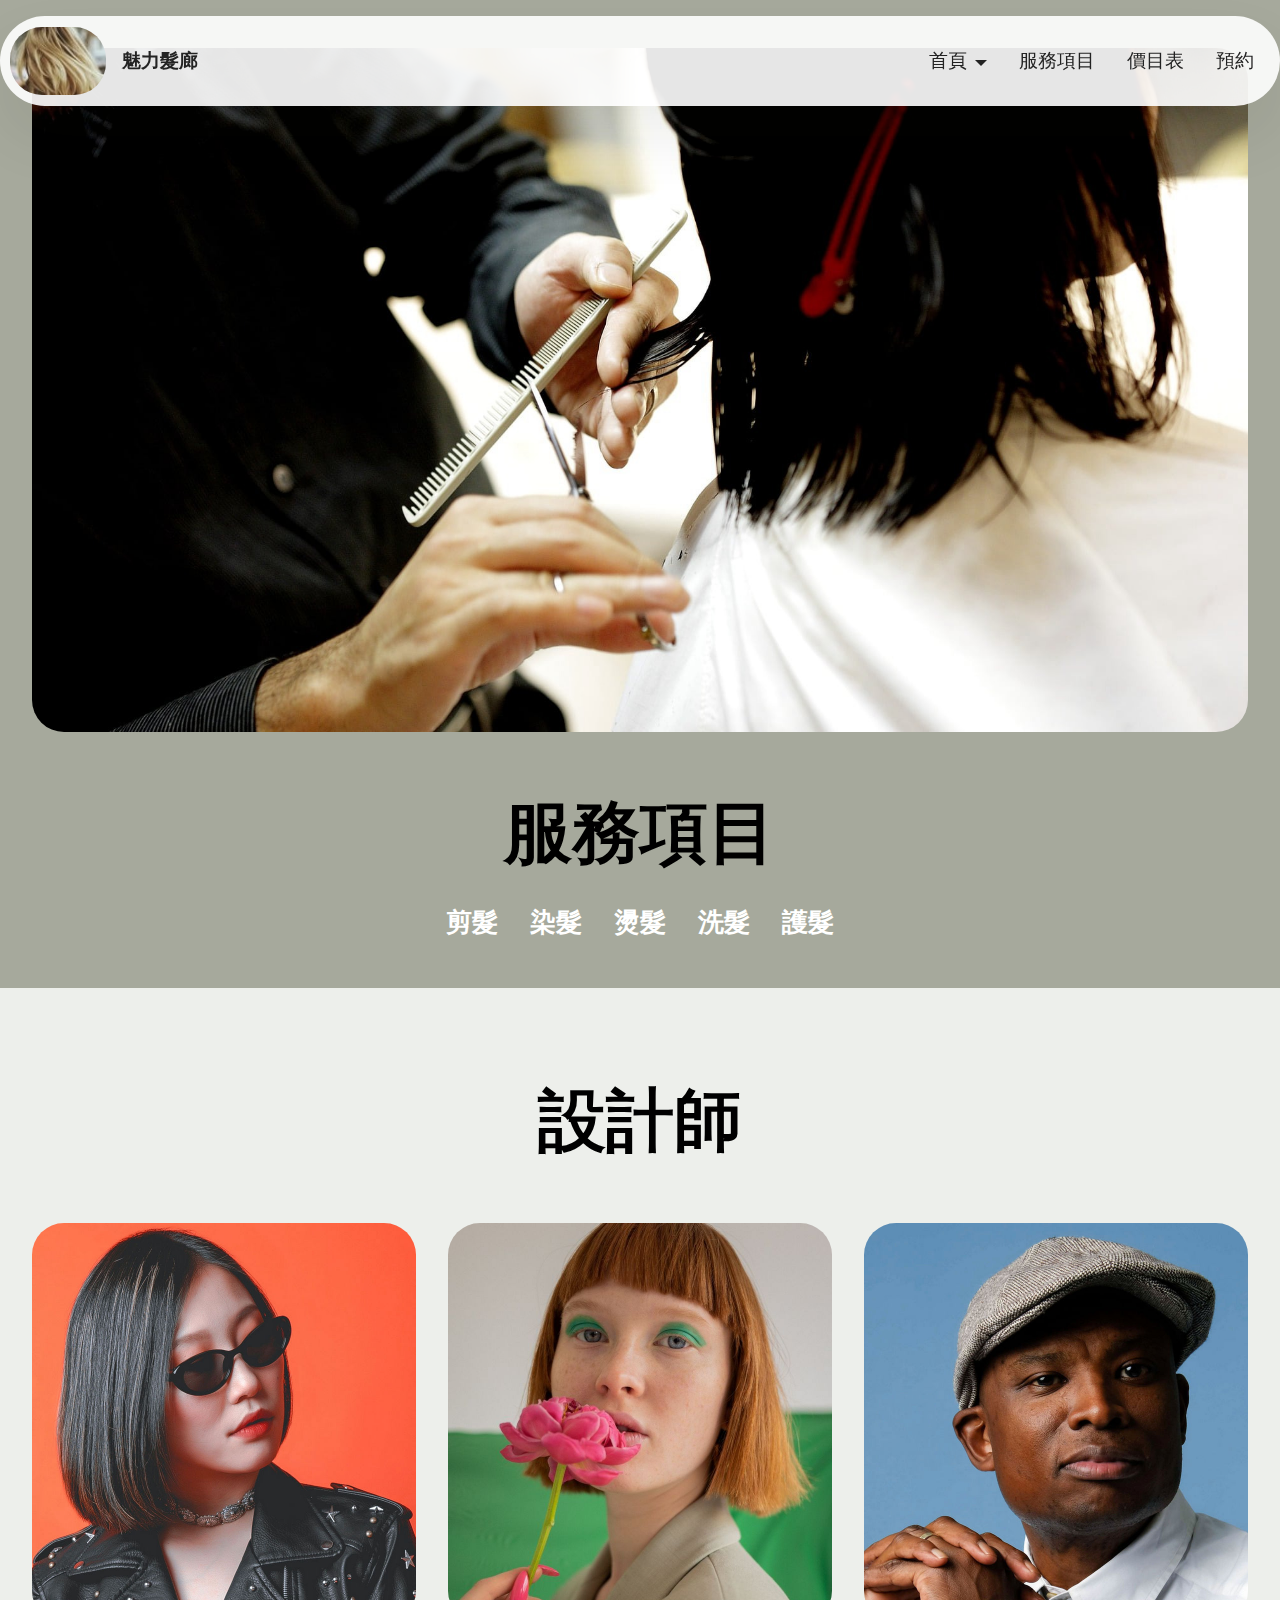
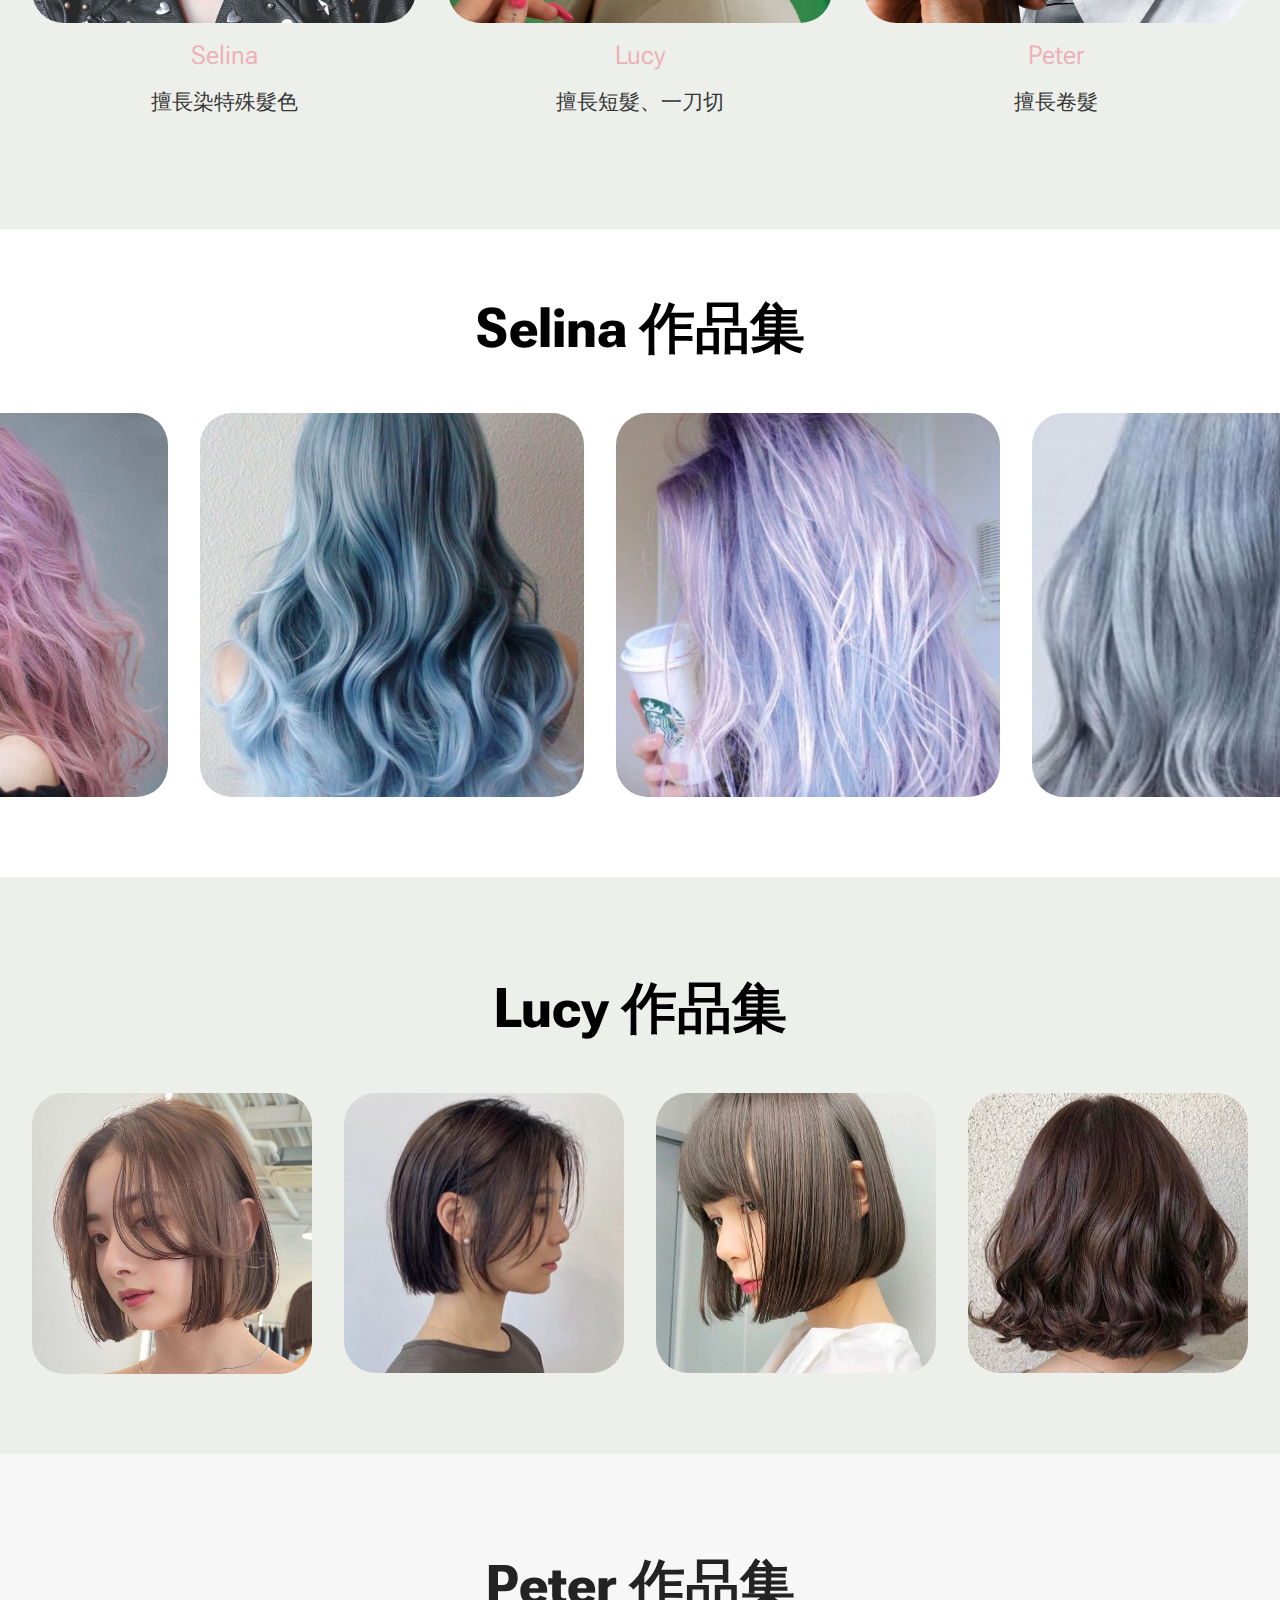
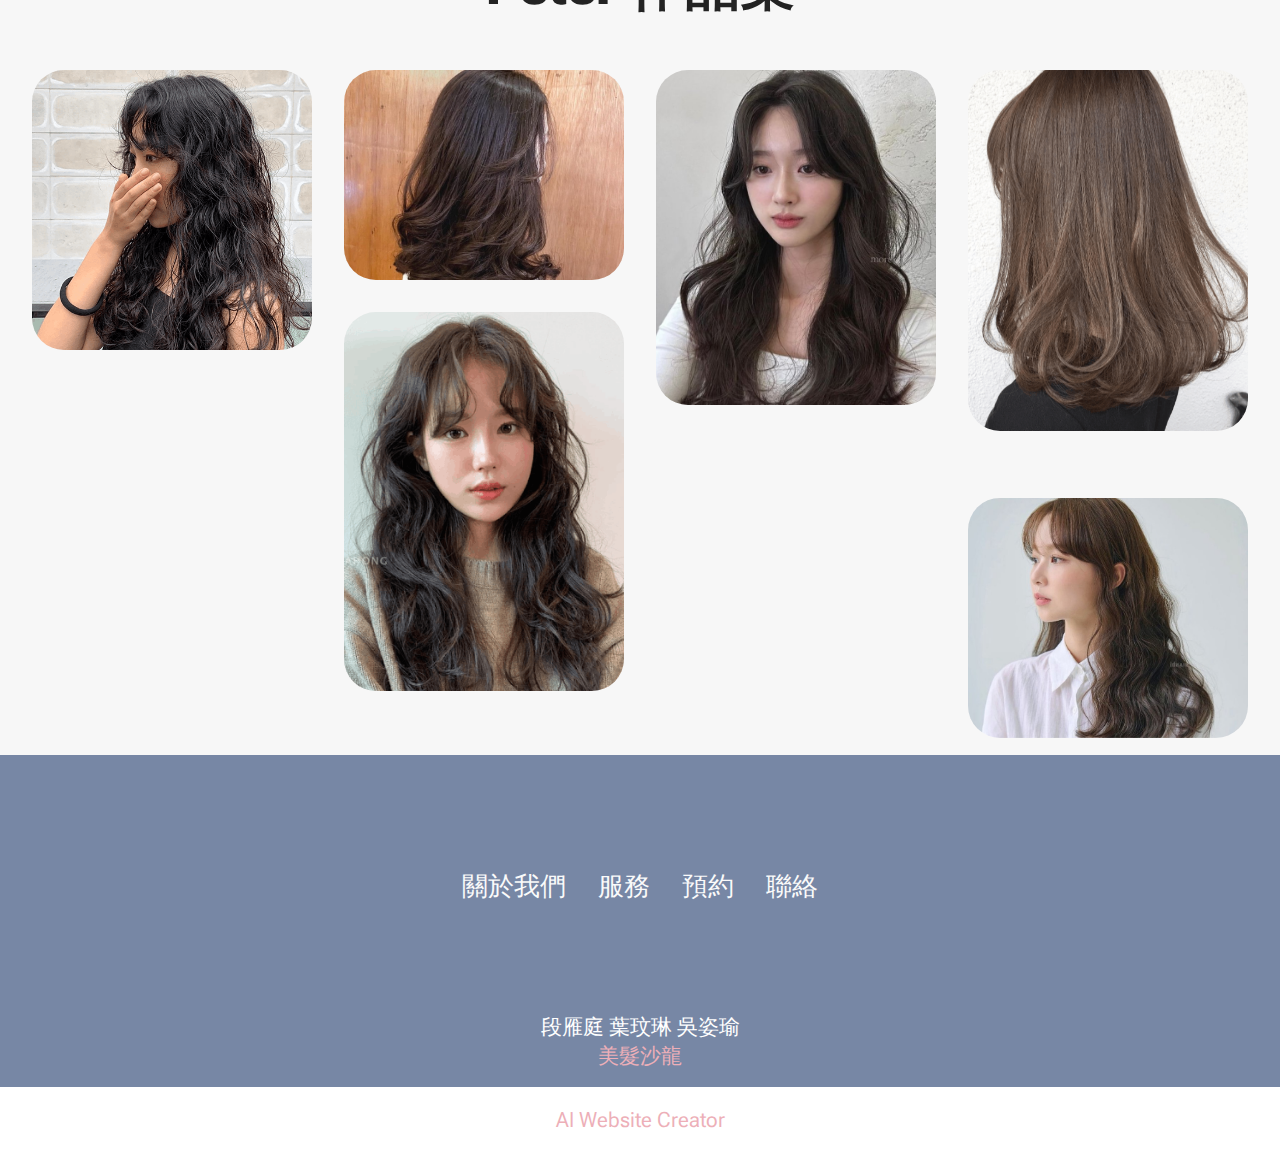
<file: page1.html>
<!DOCTYPE html>
<html  >
<head>
  <!-- Site made with Mobirise Website Builder v5.9.18, https://mobirise.com -->
  <meta charset="UTF-8">
  <meta http-equiv="X-UA-Compatible" content="IE=edge">
  <meta name="generator" content="Mobirise v5.9.18, mobirise.com">
  <meta name="viewport" content="width=device-width, initial-scale=1, minimum-scale=1">
  <link rel="shortcut icon" href="assets/images/mbr-1-192x128.jpeg" type="image/x-icon">
  <meta name="description" content="">
  
  
  <title>服務</title>
  <link rel="stylesheet" href="assets/web/assets/mobirise-icons2/mobirise2.css">
  <link rel="stylesheet" href="assets/bootstrap/css/bootstrap.min.css">
  <link rel="stylesheet" href="assets/bootstrap/css/bootstrap-grid.min.css">
  <link rel="stylesheet" href="assets/bootstrap/css/bootstrap-reboot.min.css">
  <link rel="stylesheet" href="assets/dropdown/css/style.css">
  <link rel="stylesheet" href="assets/socicon/css/styles.css">
  <link rel="stylesheet" href="assets/theme/css/style.css">
  <link rel="stylesheet" href="assets/gallery/style.css">
  <link rel="preload" href="https://fonts.googleapis.com/css2?family=Roboto+Flex:wght@400;700&display=swap&display=swap" as="style" onload="this.onload=null;this.rel='stylesheet'">
  <noscript><link rel="stylesheet" href="https://fonts.googleapis.com/css2?family=Roboto+Flex:wght@400;700&display=swap&display=swap"></noscript>
  <link rel="preload" as="style" href="assets/mobirise/css/mbr-additional.css?v=WOIR1M"><link rel="stylesheet" href="assets/mobirise/css/mbr-additional.css?v=WOIR1M" type="text/css">

  
  
  
</head>
<body>
  
  <section data-bs-version="5.1" class="menu menu2 cid-ud839Wxzkl" once="menu" id="menu02-5">
	

	<nav class="navbar navbar-dropdown navbar-fixed-top navbar-expand-lg">
		<div class="container">
			<div class="navbar-brand">
				<span class="navbar-logo">
					<a href="index.html#hero-15-ud7ws8jRa5">
						<img src="assets/images/mbr-1-192x128.jpeg" alt="Mobirise Website Builder" style="height: 4.3rem;">
					</a>
				</span>
				<span class="navbar-caption-wrap"><a class="navbar-caption text-black text-primary display-4" href="index.html#hero-15-ud7ws8jRa5">魅力髮廊</a></span>
			</div>
			<button class="navbar-toggler" type="button" data-toggle="collapse" data-bs-toggle="collapse" data-target="#navbarSupportedContent" data-bs-target="#navbarSupportedContent" aria-controls="navbarNavAltMarkup" aria-expanded="false" aria-label="Toggle navigation">
				<div class="hamburger">
					<span></span>
					<span></span>
					<span></span>
					<span></span>
				</div>
			</button>
			<div class="collapse navbar-collapse" id="navbarSupportedContent">
				<ul class="navbar-nav nav-dropdown nav-right" data-app-modern-menu="true"><li class="nav-item dropdown">
						<a class="nav-link link text-black text-primary dropdown-toggle display-4" href="index.html#about-me-9-ud7ws8jGeZ" aria-expanded="false" data-toggle="dropdown-submenu" data-bs-toggle="dropdown" data-bs-auto-close="outside">首頁</a><div class="dropdown-menu" aria-labelledby="dropdown-944"><a class="text-black text-primary dropdown-item display-4" href="index.html#about-me-9-ud7ws8jGeZ">關於我們</a><a class="text-black text-primary show dropdown-item display-4" href="index.html#pricing-cards-1-ud7ws8leHK">價目表</a><a class="text-black text-primary dropdown-item display-4" href="index.html#events-1-ud7ws8meuR">最新活動</a><a class="text-black text-primary show dropdown-item display-4" href="index.html#list01-k">常見問題</a><a class="text-black text-primary dropdown-item display-4" href="index.html#contacts-3-ud7ws8mHpp">聯絡我們</a></div>
					</li><li class="nav-item"><a class="nav-link link text-black text-primary show display-4" href="page1.html#header16-0">服務項目</a></li><li class="nav-item">
						<a class="nav-link link text-black text-primary display-4" href="page2.html#timeline04-b" aria-expanded="false">價目表</a>
					</li>
					<li class="nav-item">
						<a class="nav-link link text-black text-primary display-4" href="page3.html#form02-i">預約</a>
					</li></ul>
				
				
			</div>
		</div>
	</nav>
</section>

<section data-bs-version="5.1" class="header16 cid-tJGs7X2OSn" id="header16-0">
  

  
  

  <div class="text-center container">
    <div class="row justify-content-center mb-4">
      <div class="col-12 col-lg-12">
        <div class="image-wrap">
          <img src="assets/images/mbr-1920x1280.jpeg" alt="Mobirise Website Builder">
        </div>
      </div>
    </div>
    <div class="row justify-content-center">
      <div class="col-md-12 col-lg-9">
        <h1 class="mbr-section-title mbr-fonts-style mt-4 display-1"><strong>服務項目</strong></h1>
        
        <div class="row-links mt-4">
          <ul class="header-menu">
            
            
            
            
          <li class="header-menu-item mbr-fonts-style display-5"><strong>剪髮</strong></li><li class="header-menu-item mbr-fonts-style display-5"><strong>染髮</strong></li><li class="header-menu-item mbr-fonts-style display-5"><strong>燙髮</strong></li><li class="header-menu-item mbr-fonts-style display-5"><strong>洗髮</strong></li><li class="header-menu-item mbr-fonts-style display-5"><strong>護髮</strong></li></ul>
        </div>
      </div>
    </div>
  </div>
</section>

<section data-bs-version="5.1" class="people3 cid-tJGQCkAyg1" id="people03-7">
	
	
	<div class="container">
		<div class="mbr-section-head mb-4">
			<h4 class="mbr-section-title mbr-fonts-style align-center mb-3 display-1"><strong>設計師</strong><br></h4>
			
		</div>
		<div class="row">
			<div class="item features-image col-12 col-md-6 col-lg-4">
				<div class="item-wrapper">
					<div class="item-img mb-3">
						<a href="page1.html#gallery07-6"><img src="assets/images/team1.jpg" alt="Mobirise Website Builder" title=""></a>
					</div>
					<div class="item-content align-left">
						
						<h6 class="item-subtitle mbr-fonts-style mb-3 display-5"><strong><a href="page1.html#gallery07-6" class="text-primary">Selina</a></strong></h6>
						<p class="mbr-text mbr-fonts-style mt-3 display-7">擅長染特殊髮色</p>
					</div>
					
				</div>
			</div>
			<div class="item features-image col-12 col-md-6 col-lg-4">
				<div class="item-wrapper">
					<div class="item-img mb-3">
						<a href="page1.html#gallery03-7"><img src="assets/images/team2.jpg" alt="Mobirise Website Builder" title=""></a>
					</div>
					<div class="item-content align-left">
						
						<h6 class="item-subtitle mbr-fonts-style mb-3 display-5"><strong><a href="page1.html#gallery03-7" class="text-primary">Lucy</a></strong></h6>
						<p class="mbr-text mbr-fonts-style mt-3 display-7">擅長短髮、一刀切</p>
					</div>
					
				</div>
			</div>
			<div class="item features-image col-12 col-md-6 col-lg-4">
				<div class="item-wrapper">
					<div class="item-img mb-3">
						<a href="page1.html#gallery02-8"><img src="assets/images/team3.jpg" alt="Mobirise Website Builder" title=""></a>
					</div>
					<div class="item-content align-left">
						
						<h6 class="item-subtitle mbr-fonts-style mb-3 display-5"><strong><a href="page1.html#gallery02-8" class="text-primary">Peter</a></strong></h6>
						<p class="mbr-text mbr-fonts-style mt-3 display-7">擅長卷髮</p>
					</div>
					
				</div>
			</div>
		</div>
	</div>
</section>

<section data-bs-version="5.1" class="gallery07 cid-ud8hoDKbtk" id="gallery07-6">
  
  
  <div class="container-fluid gallery-wrapper">
    <div class="row justify-content-center">
      <div class="col-12 content-head">
        <div class="mbr-section-head mb-5">
          <h4 class="mbr-section-title mbr-fonts-style align-center mb-0 display-2">
            <strong>Selina 作品集</strong></h4>
          
        </div>
      </div>
    </div>
    <div class="grid-container">
      <div class="grid-container-3 moving-left" style="transform: translate3d(-200px, 0px, 0px);">
        <div class="grid-item">
          <img src="assets/images/40700-20171007210142-1024x1024.jpeg" alt="Mobirise Website Builder">
        </div>
        <div class="grid-item">
          <img src="assets/images/456-1152x728.jpeg" alt="Mobirise Website Builder">
        </div>
        <div class="grid-item">
          <img src="assets/images/456-1-1152x728.jpeg" alt="Mobirise Website Builder">
        </div>
        <div class="grid-item">
          <img src="assets/images/61bed4df46ad81639896287-800x450.jpeg" alt="Mobirise Website Builder">
        </div>
      </div>
    </div>
  </div>
</section>

<section data-bs-version="5.1" class="gallery3 cid-ud8iULCHI3" id="gallery03-7">
    
    
    <div class="container-fluid">
      <div class="row justify-content-center">
        <div class="col-12 content-head">
          <div class="mbr-section-head mb-5">
            <h4 class="mbr-section-title mbr-fonts-style align-center mb-0 display-2">
              <strong>Lucy 作品集</strong></h4>
            
          </div>
        </div>
      </div>
      <div class="row">
        <div class="item features-image col-12 col-md-6 col-lg-3">
          <div class="item-wrapper">
            <div class="item-img">
              <img src="assets/images/30b1ceb0-09af-11ee-bdd3-9b2e4dc4a3fe-640x640.jpeg" alt="Mobirise Website Builder" title="" data-slide-to="0" data-bs-slide-to="0">
            </div>
            
          </div>
        </div>
        <div class="item features-image col-12 col-md-6 col-lg-3">
          <div class="item-wrapper">
            <div class="item-img">
              <img src="assets/images/1651081615-80012-838x471.jpeg" alt="Mobirise Website Builder" title="" data-slide-to="1" data-bs-slide-to="1">
            </div>
            
          </div>
        </div>
        <div class="item features-image col-12 col-md-6 col-lg-3">
          <div class="item-wrapper">
            <div class="item-img">
              <img src="assets/images/bob-1.webp" alt="Mobirise Website Builder" title="" data-slide-to="2" data-bs-slide-to="2">
            </div>
            
          </div>
        </div>
        <div class="item features-image col-12 col-md-6 col-lg-3">
          <div class="item-wrapper">
            <div class="item-img">
              <img src="assets/images/1651081615-80013-838x471.jpeg" alt="Mobirise Website Builder" title="" data-slide-to="3" data-bs-slide-to="3">
            </div>
            
          </div>
        </div>
      </div>
    </div>
  </section>

<section data-bs-version="5.1" class="gallery1 mbr-gallery cid-ud8knoN3ft" id="gallery02-8">   
    
    

    <div class="container-fluid">
        <div class="row justify-content-center">
            <div class="col-12 content-head">
                <div class="mbr-section-head mb-5">
                    <h3 class="mbr-section-title mbr-fonts-style align-center m-0 display-2"><strong>Peter 作品集</strong></h3>
                    
                </div>
            </div>
        </div>
        <div class="row mbr-gallery mbr-masonry" data-masonry="{&quot;percentPosition&quot;: true }">
            <div class="col-12 col-md-6 col-lg-3 item gallery-image active">
                <div class="item-wrapper" data-toggle="modal" data-bs-toggle="modal" data-target="#udmdEpSXA2-modal" data-bs-target="#udmdEpSXA2-modal">
                    <img class="w-100" src="assets/images/05-2-600x600.png" alt="Mobirise Website Builder" data-slide-to="0" data-bs-slide-to="0" data-target="#lb-udmdEpSXA2" data-bs-target="#lb-udmdEpSXA2">
                    <div class="icon-wrapper">
                        <span class="mobi-mbri mobi-mbri-search mbr-iconfont mbr-iconfont-btn"></span>
                    </div>
                </div>
                
            </div>
            <div class="col-12 col-md-6 col-lg-3 item gallery-image">
                <div class="item-wrapper" data-toggle="modal" data-bs-toggle="modal" data-target="#udmdEpSXA2-modal" data-bs-target="#udmdEpSXA2-modal">
                    <img class="w-100" src="assets/images/2020-12-13-12-12-08-e1608439040799-838x838.jpeg" alt="Mobirise Website Builder" data-slide-to="1" data-bs-slide-to="1" data-target="#lb-udmdEpSXA2" data-bs-target="#lb-udmdEpSXA2">
                    <div class="icon-wrapper">
                        <span class="mobi-mbri mobi-mbri-search mbr-iconfont mbr-iconfont-btn"></span>
                    </div>
                </div>
                
            </div>
            <div class="col-12 col-md-6 col-lg-3 item gallery-image">
                <div class="item-wrapper" data-toggle="modal" data-bs-toggle="modal" data-target="#udmdEpSXA2-modal" data-bs-target="#udmdEpSXA2-modal">
                    <img class="w-100" src="assets/images/380270359-17887280909921772-728209971726088572-n-65263a0e38faf-838x839.jpeg" alt="Mobirise Website Builder" data-slide-to="2" data-bs-slide-to="2" data-target="#lb-udmdEpSXA2" data-bs-target="#lb-udmdEpSXA2">
                    <div class="icon-wrapper">
                        <span class="mobi-mbri mobi-mbri-search mbr-iconfont mbr-iconfont-btn"></span>
                    </div>
                </div>
                
            </div>
            
            <div class="col-12 col-md-6 col-lg-3 item gallery-image">
                <div class="item-wrapper" data-toggle="modal" data-bs-toggle="modal" data-target="#udmdEpSXA2-modal" data-bs-target="#udmdEpSXA2-modal">
                    <img class="w-100" src="assets/images/96dc947d1b65bba5f7b2375ac6360e99-2-546x595.png" alt="Mobirise Website Builder" data-slide-to="3" data-bs-slide-to="3" data-target="#lb-udmdEpSXA2" data-bs-target="#lb-udmdEpSXA2">
                    <div class="icon-wrapper">
                        <span class="mobi-mbri mobi-mbri-search mbr-iconfont mbr-iconfont-btn"></span>
                    </div>
                </div>
                
            </div><div class="col-12 col-md-6 col-lg-3 item gallery-image">
                <div class="item-wrapper" data-toggle="modal" data-bs-toggle="modal" data-target="#udmdEpSXA2-modal" data-bs-target="#udmdEpSXA2-modal">
                    <img class="w-100" src="assets/images/unnamed-366x512.png" alt="Mobirise Website Builder" data-slide-to="4" data-bs-slide-to="4" data-target="#lb-udmdEpSXA2" data-bs-target="#lb-udmdEpSXA2">
                    <div class="icon-wrapper">
                        <span class="mobi-mbri mobi-mbri-search mbr-iconfont mbr-iconfont-btn"></span>
                    </div>
                </div>
                
            </div>
            <div class="col-12 col-md-6 col-lg-3 item gallery-image">
                <div class="item-wrapper" data-toggle="modal" data-bs-toggle="modal" data-target="#udmdEpSXA2-modal" data-bs-target="#udmdEpSXA2-modal">
                    <img class="w-100" src="assets/images/1-564x564.jpeg" alt="Mobirise Website Builder" data-slide-to="5" data-bs-slide-to="5" data-target="#lb-udmdEpSXA2" data-bs-target="#lb-udmdEpSXA2">
                    <div class="icon-wrapper">
                        <span class="mobi-mbri mobi-mbri-search mbr-iconfont mbr-iconfont-btn"></span>
                    </div>
                </div>
                
            </div>
            <div class="col-12 col-md-6 col-lg-3 item gallery-image">
                <div class="item-wrapper" data-toggle="modal" data-bs-toggle="modal" data-target="#udmdEpSXA2-modal" data-bs-target="#udmdEpSXA2-modal">
                    <img class="w-100" src="assets/images/photo-657178cf98fa3-812x812.jpeg" alt="Mobirise Website Builder" data-slide-to="6" data-bs-slide-to="6" data-target="#lb-udmdEpSXA2" data-bs-target="#lb-udmdEpSXA2">
                    <div class="icon-wrapper">
                        <span class="mobi-mbri mobi-mbri-search mbr-iconfont mbr-iconfont-btn"></span>
                    </div>
                </div>
                
            </div>
        </div>

        <div class="modal mbr-slider" tabindex="-1" role="dialog" aria-hidden="true" id="udmdEpSXA2-modal">
            <div class="modal-dialog" role="document">
                <div class="modal-content">
                    <div class="modal-body">
                        <div class="carousel slide carousel-fade" id="lb-udmdEpSXA2" data-interval="5000" data-bs-interval="5000">
                            <div class="carousel-inner">
                                <div class="carousel-item active">
                                    <img class="d-block w-100" src="assets/images/05-2-600x600.png" alt="Mobirise Website Builder">
                                </div>
                                <div class="carousel-item">
                                    <img class="d-block w-100" src="assets/images/2020-12-13-12-12-08-e1608439040799-838x838.jpeg" alt="Mobirise Website Builder">
                                </div>
                                <div class="carousel-item">
                                    <img class="d-block w-100" src="assets/images/380270359-17887280909921772-728209971726088572-n-65263a0e38faf-838x839.jpeg" alt="Mobirise Website Builder">
                                </div>
                                
                                <div class="carousel-item">
                                    <img class="d-block w-100" src="assets/images/96dc947d1b65bba5f7b2375ac6360e99-2-546x595.png" alt="Mobirise Website Builder">
                                </div><div class="carousel-item">
                                    <img class="d-block w-100" src="assets/images/unnamed-366x512.png" alt="Mobirise Website Builder">
                                </div>
                                <div class="carousel-item">
                                    <img class="d-block w-100" src="assets/images/1-564x564.jpeg" alt="Mobirise Website Builder">
                                </div>
                                <div class="carousel-item">
                                    <img class="d-block w-100" src="assets/images/photo-657178cf98fa3-812x812.jpeg" alt="Mobirise Website Builder">
                                </div>
                            </div>
                            <ol class="carousel-indicators">
                                <li data-slide-to="0" data-bs-slide-to="0" class="active" data-target="#lb-udmdEpSXA2" data-bs-target="#lb-udmdEpSXA2"></li>
                                <li data-slide-to="1" data-bs-slide-to="1" data-target="#lb-udmdEpSXA2" data-bs-target="#lb-udmdEpSXA2"></li>
                                <li data-slide-to="2" data-bs-slide-to="2" data-target="#lb-udmdEpSXA2" data-bs-target="#lb-udmdEpSXA2"></li>
                                <li data-slide-to="3" data-bs-slide-to="3" data-target="#lb-udmdEpSXA2" data-bs-target="#lb-udmdEpSXA2"></li>
                                <li data-slide-to="4" data-bs-slide-to="4" data-target="#lb-udmdEpSXA2" data-bs-target="#lb-udmdEpSXA2"></li>
                                <li data-slide-to="5" data-bs-slide-to="5" data-target="#lb-udmdEpSXA2" data-bs-target="#lb-udmdEpSXA2"></li>
                                <li data-slide-to="6" data-bs-slide-to="6" data-target="#lb-udmdEpSXA2" data-bs-target="#lb-udmdEpSXA2"></li>
                            </ol>
                            <a role="button" href="" class="close" data-dismiss="modal" data-bs-dismiss="modal" aria-label="Close">
                            </a>
                            <a class="carousel-control-prev carousel-control" role="button" data-slide="prev" data-bs-slide="prev" href="#lb-udmdEpSXA2">
                                <span class="mobi-mbri mobi-mbri-arrow-prev" aria-hidden="true"></span>
                                <span class="sr-only visually-hidden">Previous</span>
                            </a>
                            <a class="carousel-control-next carousel-control" role="button" data-slide="next" data-bs-slide="next" href="#lb-udmdEpSXA2">
                                <span class="mobi-mbri mobi-mbri-arrow-next" aria-hidden="true"></span>
                                <span class="sr-only visually-hidden">Next</span>
                            </a>
                        </div>
                    </div>
                </div>
            </div>
        </div>
    </div>
</section>

<section data-bs-version="5.1" class="footer3 cid-ud9aCMzRew" once="footers" id="footer03-e">

        

    

    <div class="container">
        <div class="row">
            <div class="row-links">
                <ul class="header-menu">
                  
                  
                  
                  
                <li class="header-menu-item mbr-fonts-style display-5">
                    <a href="index.html#about-me-9-ud7ws8jGeZ" class="text-white text-primary">關於我們</a>
                  </li><li class="header-menu-item mbr-fonts-style display-5">
                    <a href="page1.html#header16-0" class="text-white text-primary">服務</a>
                  </li><li class="header-menu-item mbr-fonts-style display-5">
                    <a href="page3.html#form02-i" class="text-white text-primary">預約</a>
                  </li><li class="header-menu-item mbr-fonts-style display-5">
                    <a href="index.html#contacts-3-ud7ws8mHpp" class="text-white text-primary">聯絡</a>
                  </li></ul>
              </div>

            
            <div class="col-12 mt-4">
                <p class="mbr-fonts-style copyright display-7"><br><br>段雁庭 葉玟琳 吳姿瑜 <br><a href="index.html#top" class="text-primary">美髮沙龍</a></p>
            </div>
        </div>
    </div>
</section><section class="display-7" style="padding: 0;align-items: center;justify-content: center;flex-wrap: wrap;    align-content: center;display: flex;position: relative;height: 4rem;"><a href="https://mobiri.se/3191184" style="flex: 1 1;height: 4rem;position: absolute;width: 100%;z-index: 1;"><img alt="" style="height: 4rem;" src="[data-uri]"></a><p style="margin: 0;text-align: center;" class="display-7">&#8204;</p><a style="z-index:1" href="https://mobirise.com/builder/ai-website-creator.html">AI Website Creator</a></section><script src="assets/bootstrap/js/bootstrap.bundle.min.js"></script>  <script src="assets/smoothscroll/smooth-scroll.js"></script>  <script src="assets/ytplayer/index.js"></script>  <script src="assets/dropdown/js/navbar-dropdown.js"></script>  <script src="assets/scrollgallery/scroll-gallery.js"></script>  <script src="assets/masonry/masonry.pkgd.min.js"></script>  <script src="assets/imagesloaded/imagesloaded.pkgd.min.js"></script>  <script src="assets/theme/js/script.js"></script>  <script src="assets/gallery/player.min.js"></script>  <script src="assets/gallery/script.js"></script>  
  
  
</body>
</html>
</file>
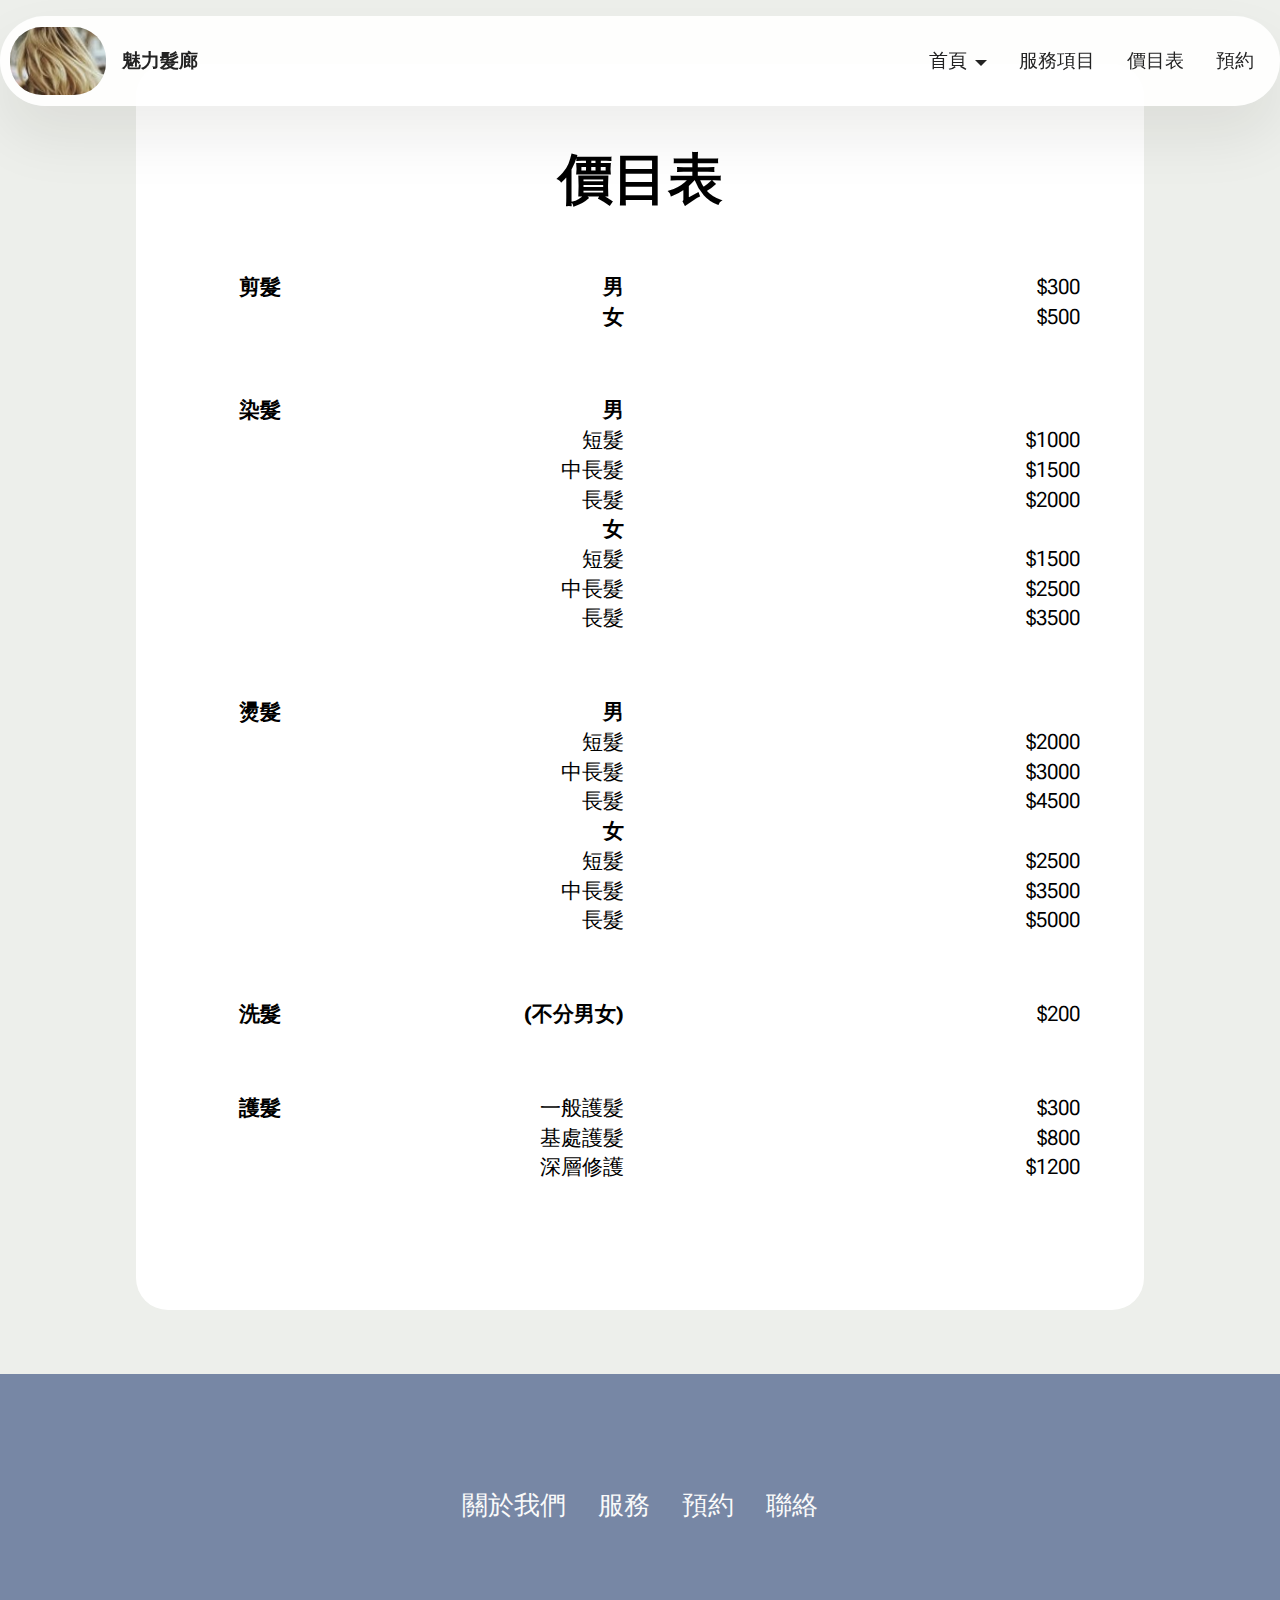
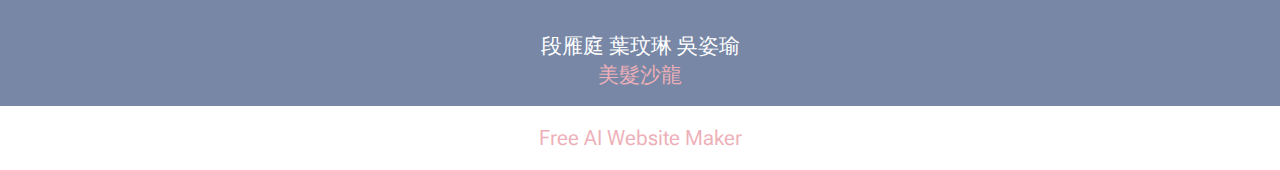
<file: page2.html>
<!DOCTYPE html>
<html  >
<head>
  <!-- Site made with Mobirise Website Builder v5.9.18, https://mobirise.com -->
  <meta charset="UTF-8">
  <meta http-equiv="X-UA-Compatible" content="IE=edge">
  <meta name="generator" content="Mobirise v5.9.18, mobirise.com">
  <meta name="viewport" content="width=device-width, initial-scale=1, minimum-scale=1">
  <link rel="shortcut icon" href="assets/images/mbr-1-192x128.jpeg" type="image/x-icon">
  <meta name="description" content="">
  
  
  <title>價目表</title>
  <link rel="stylesheet" href="assets/web/assets/mobirise-icons2/mobirise2.css">
  <link rel="stylesheet" href="assets/bootstrap/css/bootstrap.min.css">
  <link rel="stylesheet" href="assets/bootstrap/css/bootstrap-grid.min.css">
  <link rel="stylesheet" href="assets/bootstrap/css/bootstrap-reboot.min.css">
  <link rel="stylesheet" href="assets/dropdown/css/style.css">
  <link rel="stylesheet" href="assets/socicon/css/styles.css">
  <link rel="stylesheet" href="assets/theme/css/style.css">
  <link rel="preload" href="https://fonts.googleapis.com/css2?family=Roboto+Flex:wght@400;700&display=swap&display=swap" as="style" onload="this.onload=null;this.rel='stylesheet'">
  <noscript><link rel="stylesheet" href="https://fonts.googleapis.com/css2?family=Roboto+Flex:wght@400;700&display=swap&display=swap"></noscript>
  <link rel="preload" as="style" href="assets/mobirise/css/mbr-additional.css?v=e50wyd"><link rel="stylesheet" href="assets/mobirise/css/mbr-additional.css?v=e50wyd" type="text/css">

  
  
  
</head>
<body>
  
  <section data-bs-version="5.1" class="menu menu2 cid-ud7ws8hhvx" once="menu" id="menu02-9">
	

	<nav class="navbar navbar-dropdown navbar-fixed-top navbar-expand-lg">
		<div class="container">
			<div class="navbar-brand">
				<span class="navbar-logo">
					<a href="index.html#hero-15-ud7ws8jRa5">
						<img src="assets/images/mbr-1-192x128.jpeg" alt="Mobirise Website Builder" style="height: 4.3rem;">
					</a>
				</span>
				<span class="navbar-caption-wrap"><a class="navbar-caption text-black text-primary display-4" href="index.html#hero-15-ud7ws8jRa5">魅力髮廊</a></span>
			</div>
			<button class="navbar-toggler" type="button" data-toggle="collapse" data-bs-toggle="collapse" data-target="#navbarSupportedContent" data-bs-target="#navbarSupportedContent" aria-controls="navbarNavAltMarkup" aria-expanded="false" aria-label="Toggle navigation">
				<div class="hamburger">
					<span></span>
					<span></span>
					<span></span>
					<span></span>
				</div>
			</button>
			<div class="collapse navbar-collapse" id="navbarSupportedContent">
				<ul class="navbar-nav nav-dropdown nav-right" data-app-modern-menu="true"><li class="nav-item dropdown">
						<a class="nav-link link text-black text-primary dropdown-toggle display-4" href="index.html#about-me-9-ud7ws8jGeZ" aria-expanded="false" data-toggle="dropdown-submenu" data-bs-toggle="dropdown" data-bs-auto-close="outside">首頁</a><div class="dropdown-menu" aria-labelledby="dropdown-944"><a class="text-black text-primary dropdown-item display-4" href="index.html#about-me-9-ud7ws8jGeZ">關於我們</a><a class="text-black text-primary show dropdown-item display-4" href="index.html#pricing-cards-1-ud7ws8leHK">價目表</a><a class="text-black text-primary dropdown-item display-4" href="index.html#events-1-ud7ws8meuR">最新活動</a><a class="text-black text-primary show dropdown-item display-4" href="index.html#list01-k">常見問題</a><a class="text-black text-primary dropdown-item display-4" href="index.html#contacts-3-ud7ws8mHpp">聯絡我們</a></div>
					</li><li class="nav-item"><a class="nav-link link text-black text-primary show display-4" href="page1.html#header16-0">服務項目</a></li><li class="nav-item">
						<a class="nav-link link text-black text-primary display-4" href="page2.html#timeline04-b" aria-expanded="false">價目表</a>
					</li>
					<li class="nav-item">
						<a class="nav-link link text-black text-primary display-4" href="page3.html#form02-i">預約</a>
					</li></ul>
				
				
			</div>
		</div>
	</nav>
</section>

<section data-bs-version="5.1" class="timeline04 cid-ud8GL3QJyt" id="timeline04-b">
  

  
  
  <div class="container">
    <div class="row justify-content-center">
      <div class="card col-md-12 col-lg-10">
        <div class="card-wrapper">
          <div class="row justify-content-center">
            <div class="col-12 mb-5 content-head">
              <h3 class="card-title mbr-fonts-style mbr-white mt-3 display-2">
                <strong>價目表</strong></h3>
              
            </div>
          </div>
          <div class="card-box">
            <div class="row justify-content-center item features-without-image mb-5">
              <div class="col-12 col-lg-2">
                <h5 class="mbr-card-title mbr-fonts-style mt-0 mb-3 display-7"><strong>剪髮</strong></h5>
              </div>
              <div class="col-12 col-lg-4">
                <h6 class="mbr-card-subtitle mbr-fonts-style mt-0 mb-3 display-7"><strong>男</strong><br><strong>女</strong></h6>
              </div>
              <div class="col-md-12 col-lg item-wrapper">
                <p class="mbr-text mbr-fonts-style mt-0 mb-0 display-7">$300<br>$500<br></p>
              </div>
            </div><div class="row justify-content-center item features-without-image mb-5">
              <div class="col-12 col-lg-2">
                <h5 class="mbr-card-title mbr-fonts-style mt-0 mb-3 display-7"><strong>
                  染髮</strong></h5>
              </div>
              <div class="col-12 col-lg-4">
                <h6 class="mbr-card-subtitle mbr-fonts-style mt-0 mb-3 display-7">
                  <strong>男</strong><br>短髮<div>中長髮</div><div>長髮<br><strong>女</strong><br>短髮<br>中長髮<br>長髮</div></h6>
              </div>
              <div class="col-md-12 col-lg item-wrapper">
                <p class="mbr-text mbr-fonts-style mt-0 mb-0 display-7"><br>$1000
<br>$1500
<br>$2000<br><br>$1500<br>$2500<br>$3500</p>
              </div>
            </div><div class="row justify-content-center item features-without-image mb-5">
              <div class="col-12 col-lg-2">
                <h5 class="mbr-card-title mbr-fonts-style mt-0 mb-3 display-7"><strong>燙髮</strong></h5>
              </div>
              <div class="col-12 col-lg-4">
                <h6 class="mbr-card-subtitle mbr-fonts-style mt-0 mb-3 display-7"><strong>男
</strong><div>短髮
</div><div>中長髮
</div><div>長髮
</div><div><strong>女
</strong></div><div>短髮
</div><div>中長髮
</div><div>長髮</div></h6>
              </div>
              <div class="col-md-12 col-lg item-wrapper">
                <p class="mbr-text mbr-fonts-style mt-0 mb-0 display-7"><br>$2000<br>$3000<br>$4500<br><br>$2500
<br>$3500
<br>$5000<br></p>
              </div>
            </div><div class="row justify-content-center item features-without-image mb-5">
              <div class="col-12 col-lg-2">
                <h5 class="mbr-card-title mbr-fonts-style mt-0 mb-3 display-7"><strong>洗髮</strong></h5>
              </div>
              <div class="col-12 col-lg-4">
                <h6 class="mbr-card-subtitle mbr-fonts-style mt-0 mb-3 display-7"><strong>(不分男女)</strong><br></h6>
              </div>
              <div class="col-md-12 col-lg item-wrapper">
                <p class="mbr-text mbr-fonts-style mt-0 mb-0 display-7">$200<br></p>
              </div>
            </div><div class="row justify-content-center item features-without-image mb-5">
              <div class="col-12 col-lg-2">
                <h5 class="mbr-card-title mbr-fonts-style mt-0 mb-3 display-7"><strong>護髮</strong></h5>
              </div>
              <div class="col-12 col-lg-4">
                <h6 class="mbr-card-subtitle mbr-fonts-style mt-0 mb-3 display-7">一般護髮<br>基處護髮<br>深層修護<br></h6>
              </div>
              <div class="col-md-12 col-lg item-wrapper">
                <p class="mbr-text mbr-fonts-style mt-0 mb-0 display-7">$300<br>$800<br>$1200</p>
              </div>
            </div>
            
            
          </div>
        </div>
      </div>
    </div>
  </div>
</section>

<section data-bs-version="5.1" class="footer3 cid-ud9aCMzRew" once="footers" id="footer03-e">

        

    

    <div class="container">
        <div class="row">
            <div class="row-links">
                <ul class="header-menu">
                  
                  
                  
                  
                <li class="header-menu-item mbr-fonts-style display-5">
                    <a href="index.html#about-me-9-ud7ws8jGeZ" class="text-white text-primary">關於我們</a>
                  </li><li class="header-menu-item mbr-fonts-style display-5">
                    <a href="page1.html#header16-0" class="text-white text-primary">服務</a>
                  </li><li class="header-menu-item mbr-fonts-style display-5">
                    <a href="page3.html#form02-i" class="text-white text-primary">預約</a>
                  </li><li class="header-menu-item mbr-fonts-style display-5">
                    <a href="index.html#contacts-3-ud7ws8mHpp" class="text-white text-primary">聯絡</a>
                  </li></ul>
              </div>

            
            <div class="col-12 mt-4">
                <p class="mbr-fonts-style copyright display-7"><br><br>段雁庭 葉玟琳 吳姿瑜 <br><a href="index.html#top" class="text-primary">美髮沙龍</a></p>
            </div>
        </div>
    </div>
</section><section class="display-7" style="padding: 0;align-items: center;justify-content: center;flex-wrap: wrap;    align-content: center;display: flex;position: relative;height: 4rem;"><a href="https://mobiri.se/3191184" style="flex: 1 1;height: 4rem;position: absolute;width: 100%;z-index: 1;"><img alt="" style="height: 4rem;" src="[data-uri]"></a><p style="margin: 0;text-align: center;" class="display-7">&#8204;</p><a style="z-index:1" href="https://mobirise.com/builder/ai-website-maker.html">Free AI Website Maker</a></section><script src="assets/bootstrap/js/bootstrap.bundle.min.js"></script>  <script src="assets/smoothscroll/smooth-scroll.js"></script>  <script src="assets/ytplayer/index.js"></script>  <script src="assets/dropdown/js/navbar-dropdown.js"></script>  <script src="assets/theme/js/script.js"></script>  
  
  
</body>
</html>
</file>
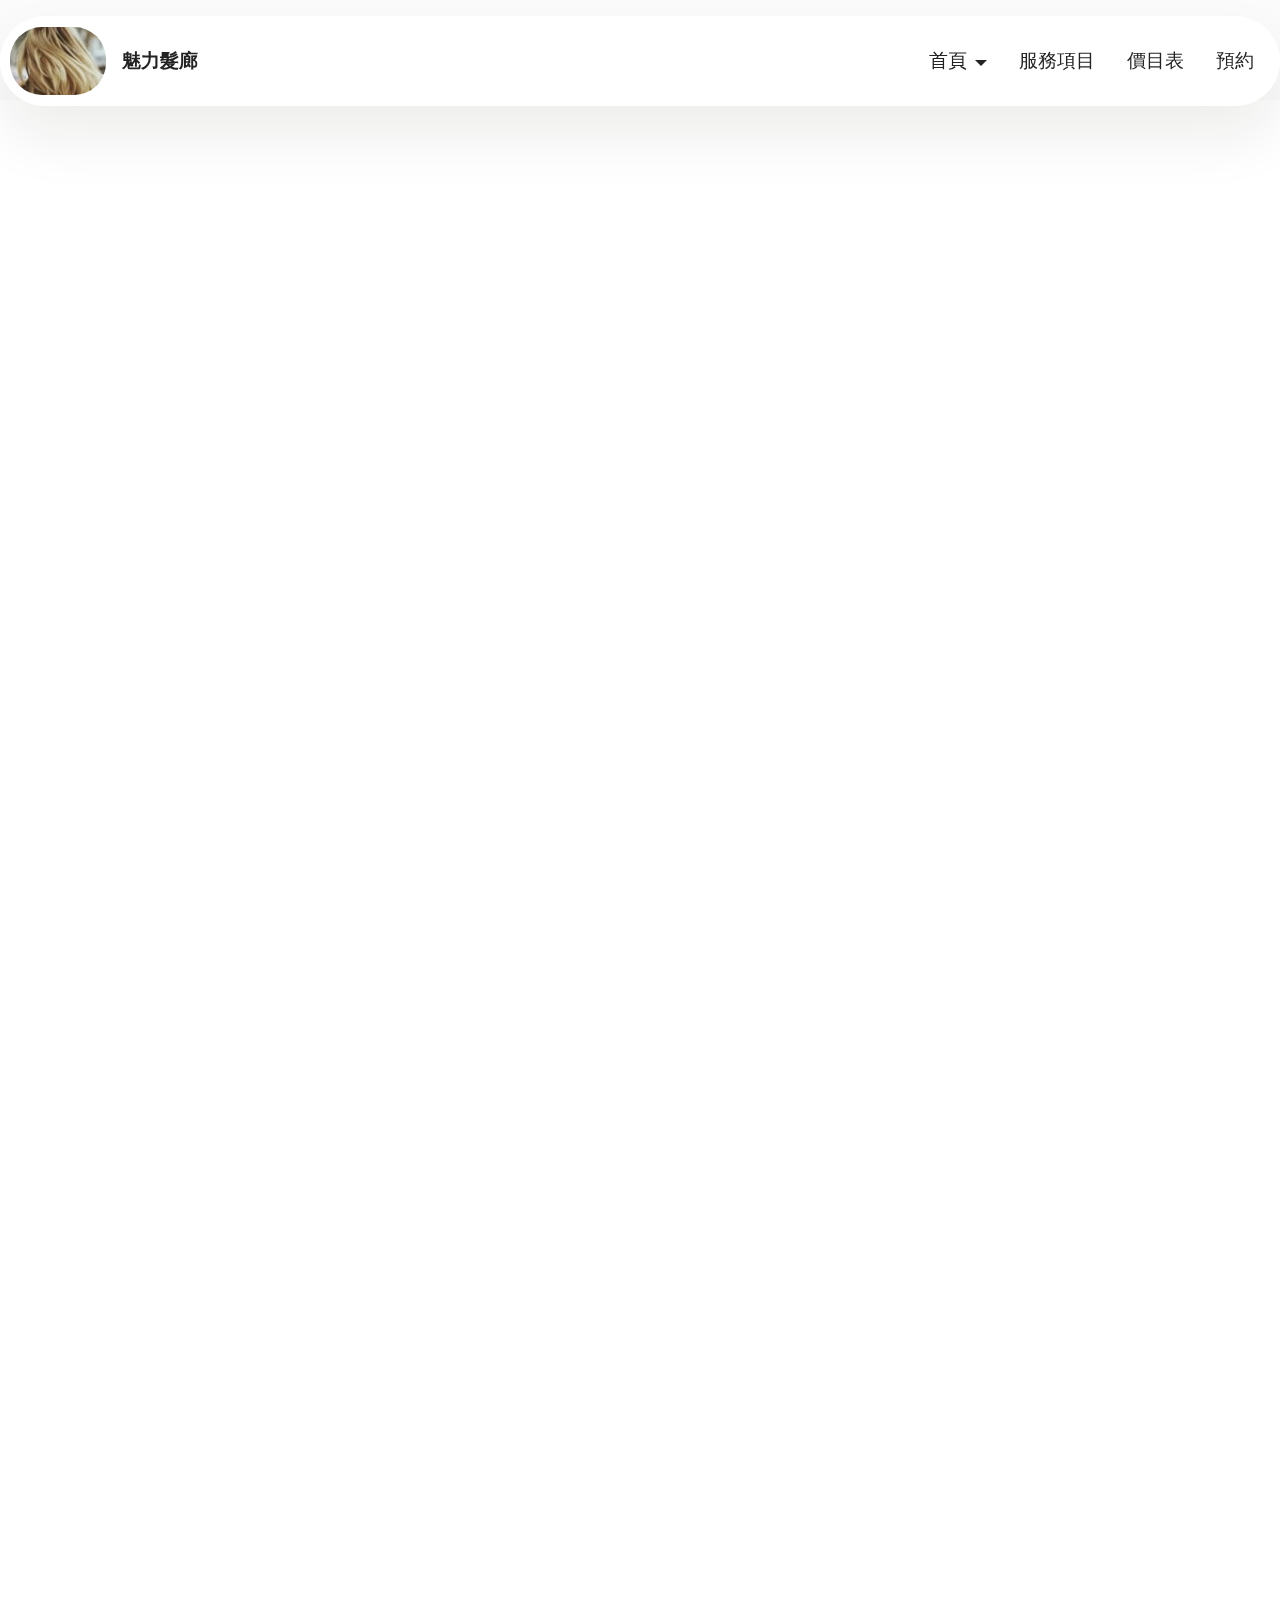
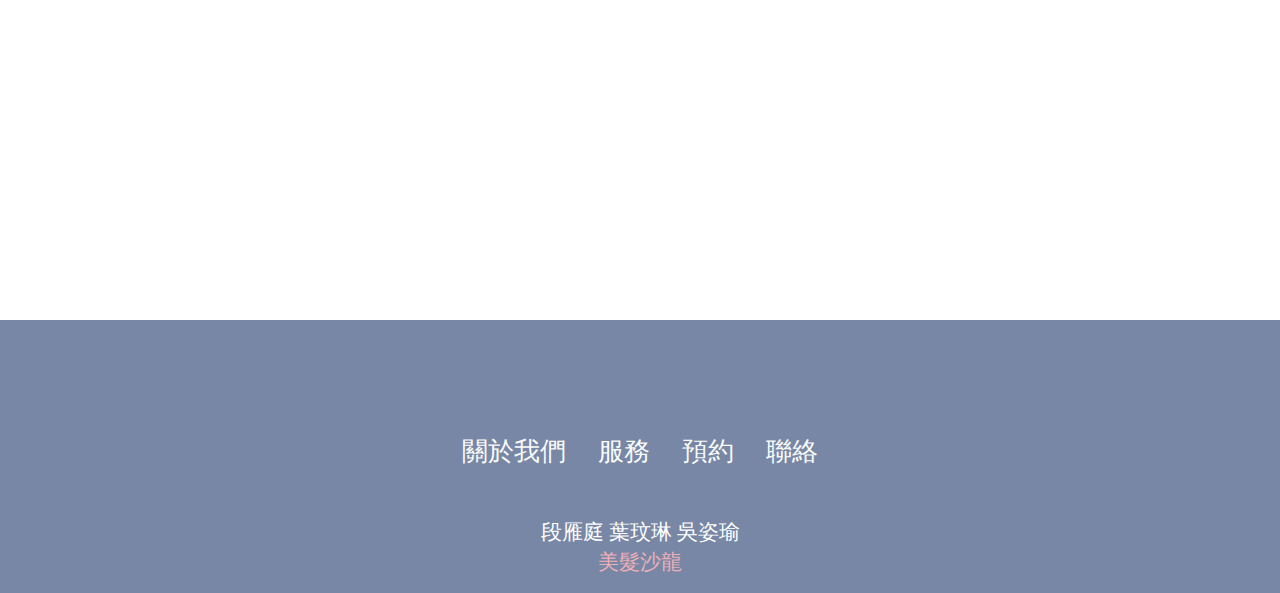
<file: page3.html>
<!DOCTYPE html>
<html lang="zh-Hant">
<head>
  <meta charset="UTF-8">
  <meta http-equiv="X-UA-Compatible" content="IE=edge">
  <meta name="viewport" content="width=device-width, initial-scale=1, minimum-scale=1">
  <title>預約</title>
  <link rel="stylesheet" href="assets/web/assets/mobirise-icons2/mobirise2.css">
  <link rel="stylesheet" href="assets/bootstrap/css/bootstrap.min.css">
  <link rel="stylesheet" href="assets/bootstrap/css/bootstrap-grid.min.css">
  <link rel="stylesheet" href="assets/bootstrap/css/bootstrap-reboot.min.css">
  <link rel="stylesheet" href="assets/dropdown/css/style.css">
  <link rel="stylesheet" href="assets/socicon/css/styles.css">
  <link rel="stylesheet" href="assets/theme/css/style.css">
  <link rel="preload" href="https://fonts.googleapis.com/css2?family=Roboto+Flex:wght@400;700&display=swap&display=swap" as="style" onload="this.onload=null;this.rel='stylesheet'">
  <noscript><link rel="stylesheet" href="https://fonts.googleapis.com/css2?family=Roboto+Flex:wght@400;700&display=swap&display=swap"></noscript>
  <link rel="preload" as="style" href="assets/mobirise/css/mbr-additional.css?v=lnzbXo"><link rel="stylesheet" href="assets/mobirise/css/mbr-additional.css?v=lnzbXo" type="text/css">
  <style>
    .form-container {
        margin-top: 100px; /* 調整這個值來控制表單與頂部的距離 */
    }
  </style>
</head>
<body>
  <section data-bs-version="5.1" class="menu menu2 cid-ud7ws8hhvx" once="menu" id="menu02-g">
    <nav class="navbar navbar-dropdown navbar-fixed-top navbar-expand-lg">
      <div class="container">
        <div class="navbar-brand">
          <span class="navbar-logo">
            <a href="index.html#hero-15-ud7ws8jRa5">
              <img src="assets/images/mbr-1-192x128.jpeg" alt="Mobirise Website Builder" style="height: 4.3rem;">
            </a>
          </span>
          <span class="navbar-caption-wrap"><a class="navbar-caption text-black text-primary display-4" href="index.html#hero-15-ud7ws8jRa5">魅力髮廊</a></span>
        </div>
        <button class="navbar-toggler" type="button" data-toggle="collapse" data-bs-toggle="collapse" data-target="#navbarSupportedContent" data-bs-target="#navbarSupportedContent" aria-controls="navbarNavAltMarkup" aria-expanded="false" aria-label="Toggle navigation">
          <div class="hamburger">
            <span></span>
            <span></span>
            <span></span>
            <span></span>
          </div>
        </button>
        <div class="collapse navbar-collapse" id="navbarSupportedContent">
          <ul class="navbar-nav nav-dropdown nav-right" data-app-modern-menu="true">
            <li class="nav-item dropdown">
              <a class="nav-link link text-black text-primary dropdown-toggle display-4" href="index.html#about-me-9-ud7ws8jGeZ" aria-expanded="false" data-toggle="dropdown-submenu" data-bs-toggle="dropdown" data-bs-auto-close="outside">首頁</a>
              <div class="dropdown-menu" aria-labelledby="dropdown-944">
                <a class="text-black text-primary dropdown-item display-4" href="index.html#about-me-9-ud7ws8jGeZ">關於我們</a>
                <a class="text-black text-primary show dropdown-item display-4" href="index.html#pricing-cards-1-ud7ws8leHK">價目表</a>
                <a class="text-black text-primary dropdown-item display-4" href="index.html#events-1-ud7ws8meuR">最新活動</a>
                <a class="text-black text-primary show dropdown-item display-4" href="index.html#list01-k">常見問題</a>
                <a class="text-black text-primary dropdown-item display-4" href="index.html#contacts-3-ud7ws8mHpp">聯絡我們</a>
              </div>
            </li>
            <li class="nav-item">
              <a class="nav-link link text-black text-primary show display-4" href="page1.html#header16-0">服務項目</a>
            </li>
            <li class="nav-item">
              <a class="nav-link link text-black text-primary display-4" href="page2.html#timeline04-b" aria-expanded="false">價目表</a>
            </li>
            <li class="nav-item">
              <a class="nav-link link text-black text-primary display-4" href="page3.html#form02-i">預約</a>
            </li>
          </ul>
        </div>
      </div>
    </nav>
  </section>

  <section class="container form-container">
    <!-- Google 表單嵌入代碼開始 -->
    <iframe id="google-form-iframe" src="https://docs.google.com/forms/d/e/1FAIpQLScbTDwg8Xl9QzPmkKTKAXBPmqTPWj0ZAxZL_VvGshWB7juKlw/viewform?embedded=true" width="640" height="1820" frameborder="0" marginheight="0" marginwidth="0">載入中…</iframe>
    <!-- Google 表單嵌入代碼結束 -->
  </section>

  <section data-bs-version="5.1" class="footer3 cid-ud9aCMzRew" once="footers" id="footer03-h">
    <div class="container">
      <div class="row">
        <div class="row-links">
          <ul class="header-menu">
            <li class="header-menu-item mbr-fonts-style display-5">
              <a href="index.html#about-me-9-ud7ws8jGeZ" class="text-white text-primary">關於我們</a>
            </li>
            <li class="header-menu-item mbr-fonts-style display-5">
              <a href="page1.html#header16-0" class="text-white text-primary">服務</a>
            </li>
            <li class="header-menu-item mbr-fonts-style display-5">
              <a href="page3.html#form02-i" class="text-white text-primary">預約</a>
            </li>
            <li class="header-menu-item mbr-fonts-style display-5">
              <a href="index.html#contacts-3-ud7ws8mHpp" class="text-white text-primary">聯絡</a>
            </li>
          </ul>
        </div>
        <div class="col-12 mt-4">
          <p class="mbr-fonts-style copyright display-7">
            段雁庭 葉玟琳 吳姿瑜 <br><a href="index.html#top" class="text-primary">美髮沙龍</a>
          </p>
        </div>
      </div>
    </div>
  </section>

  <script src="assets/bootstrap/js/bootstrap.bundle.min.js"></script>
  <script src="assets/smoothscroll/smooth-scroll.js"></script>
  <script src="assets/ytplayer/index.js"></script>
  <script src="assets/dropdown/js/navbar-dropdown.js"></script>
  <script src="assets/theme/js/script.js"></script>
  <script src="assets/formoid/formoid.min.js"></script>
  <script>
    document.addEventListener('DOMContentLoaded', function() {
      var iframe = document.getElementById('google-form-iframe');

      iframe.onload = function() {
        var hash = iframe.contentWindow.location.hash;

        if (hash && hash.includes('formResponse')) {
          window.scrollTo(0, 0);
        }
      };
    });
  </script>
</body>
</html>
</file>
<file: assets/web/assets/mobirise-icons2/mobirise2.css>
@font-face {
  font-family: 'Moririse2';
  font-display: swap;
  src:  url('mobirise2.eot?f2bix4');
  src:  url('mobirise2.eot?f2bix4#iefix') format('embedded-opentype'),
    url('mobirise2.ttf?f2bix4') format('truetype'),
    url('mobirise2.woff?f2bix4') format('woff'),
    url('mobirise2.svg?f2bix4#mobirise2') format('svg');
  font-weight: normal;
  font-style: normal;
}

[class^="mobi-"], [class*=" mobi-"] {
  /* use !important to prevent issues with browser extensions that change fonts */
  font-family: 'Moririse2' !important;
  speak: none;
  font-style: normal;
  font-weight: normal;
  font-variant: normal;
  text-transform: none;
  line-height: 1;

  /* Better Font Rendering =========== */
  -webkit-font-smoothing: antialiased;
  -moz-osx-font-smoothing: grayscale;
}

.mobi-mbri-add-submenu:before {
  content: "\e900";
}
.mobi-mbri-alert:before {
  content: "\e901";
}
.mobi-mbri-align-center:before {
  content: "\e902";
}
.mobi-mbri-align-justify:before {
  content: "\e903";
}
.mobi-mbri-align-left:before {
  content: "\e904";
}
.mobi-mbri-align-right:before {
  content: "\e905";
}
.mobi-mbri-android:before {
  content: "\e906";
}
.mobi-mbri-apple:before {
  content: "\e907";
}
.mobi-mbri-arrow-down:before {
  content: "\e908";
}
.mobi-mbri-arrow-next:before {
  content: "\e909";
}
.mobi-mbri-arrow-prev:before {
  content: "\e90a";
}
.mobi-mbri-arrow-up:before {
  content: "\e90b";
}
.mobi-mbri-bold:before {
  content: "\e90c";
}
.mobi-mbri-bookmark:before {
  content: "\e90d";
}
.mobi-mbri-bootstrap:before {
  content: "\e90e";
}
.mobi-mbri-briefcase:before {
  content: "\e90f";
}
.mobi-mbri-browse:before {
  content: "\e910";
}
.mobi-mbri-bulleted-list:before {
  content: "\e911";
}
.mobi-mbri-calendar:before {
  content: "\e912";
}
.mobi-mbri-camera:before {
  content: "\e913";
}
.mobi-mbri-cart-add:before {
  content: "\e914";
}
.mobi-mbri-cart-full:before {
  content: "\e915";
}
.mobi-mbri-cash:before {
  content: "\e916";
}
.mobi-mbri-change-style:before {
  content: "\e917";
}
.mobi-mbri-chat:before {
  content: "\e918";
}
.mobi-mbri-clock:before {
  content: "\e919";
}
.mobi-mbri-close:before {
  content: "\e91a";
}
.mobi-mbri-cloud:before {
  content: "\e91b";
}
.mobi-mbri-code:before {
  content: "\e91c";
}
.mobi-mbri-contact-form:before {
  content: "\e91d";
}
.mobi-mbri-credit-card:before {
  content: "\e91e";
}
.mobi-mbri-cursor-click:before {
  content: "\e91f";
}
.mobi-mbri-cust-feedback:before {
  content: "\e920";
}
.mobi-mbri-database:before {
  content: "\e921";
}
.mobi-mbri-delivery:before {
  content: "\e922";
}
.mobi-mbri-desktop:before {
  content: "\e923";
}
.mobi-mbri-devices:before {
  content: "\e924";
}
.mobi-mbri-down:before {
  content: "\e925";
}
.mobi-mbri-download-2:before {
  content: "\e926";
}
.mobi-mbri-download:before {
  content: "\e927";
}
.mobi-mbri-drag-n-drop-2:before {
  content: "\e928";
}
.mobi-mbri-drag-n-drop:before {
  content: "\e929";
}
.mobi-mbri-edit-2:before {
  content: "\e92a";
}
.mobi-mbri-edit:before {
  content: "\e92b";
}
.mobi-mbri-error:before {
  content: "\e92c";
}
.mobi-mbri-extension:before {
  content: "\e92d";
}
.mobi-mbri-features:before {
  content: "\e92e";
}
.mobi-mbri-file:before {
  content: "\e92f";
}
.mobi-mbri-flag:before {
  content: "\e930";
}
.mobi-mbri-folder:before {
  content: "\e931";
}
.mobi-mbri-gift:before {
  content: "\e932";
}
.mobi-mbri-github:before {
  content: "\e933";
}
.mobi-mbri-globe-2:before {
  content: "\e934";
}
.mobi-mbri-globe:before {
  content: "\e935";
}
.mobi-mbri-growing-chart:before {
  content: "\e936";
}
.mobi-mbri-hearth:before {
  content: "\e937";
}
.mobi-mbri-help:before {
  content: "\e938";
}
.mobi-mbri-home:before {
  content: "\e939";
}
.mobi-mbri-hot-cup:before {
  content: "\e93a";
}
.mobi-mbri-idea:before {
  content: "\e93b";
}
.mobi-mbri-image-gallery:before {
  content: "\e93c";
}
.mobi-mbri-image-slider:before {
  content: "\e93d";
}
.mobi-mbri-info:before {
  content: "\e93e";
}
.mobi-mbri-italic:before {
  content: "\e93f";
}
.mobi-mbri-key:before {
  content: "\e940";
}
.mobi-mbri-laptop:before {
  content: "\e941";
}
.mobi-mbri-layers:before {
  content: "\e942";
}
.mobi-mbri-left-right:before {
  content: "\e943";
}
.mobi-mbri-left:before {
  content: "\e944";
}
.mobi-mbri-letter:before {
  content: "\e945";
}
.mobi-mbri-like:before {
  content: "\e946";
}
.mobi-mbri-link:before {
  content: "\e947";
}
.mobi-mbri-lock:before {
  content: "\e948";
}
.mobi-mbri-login:before {
  content: "\e949";
}
.mobi-mbri-logout:before {
  content: "\e94a";
}
.mobi-mbri-magic-stick:before {
  content: "\e94b";
}
.mobi-mbri-map-pin:before {
  content: "\e94c";
}
.mobi-mbri-menu:before {
  content: "\e94d";
}
.mobi-mbri-mobile-2:before {
  content: "\e94e";
}
.mobi-mbri-mobile-horizontal:before {
  content: "\e94f";
}
.mobi-mbri-mobile:before {
  content: "\e950";
}
.mobi-mbri-mobirise:before {
  content: "\e951";
}
.mobi-mbri-more-horizontal:before {
  content: "\e952";
}
.mobi-mbri-more-vertical:before {
  content: "\e953";
}
.mobi-mbri-music:before {
  content: "\e954";
}
.mobi-mbri-new-file:before {
  content: "\e955";
}
.mobi-mbri-numbered-list:before {
  content: "\e956";
}
.mobi-mbri-opened-folder:before {
  content: "\e957";
}
.mobi-mbri-pages:before {
  content: "\e958";
}
.mobi-mbri-paper-plane:before {
  content: "\e959";
}
.mobi-mbri-paperclip:before {
  content: "\e95a";
}
.mobi-mbri-phone:before {
  content: "\e95b";
}
.mobi-mbri-photo:before {
  content: "\e95c";
}
.mobi-mbri-photos:before {
  content: "\e95d";
}
.mobi-mbri-pin:before {
  content: "\e95e";
}
.mobi-mbri-play:before {
  content: "\e95f";
}
.mobi-mbri-plus:before {
  content: "\e960";
}
.mobi-mbri-preview:before {
  content: "\e961";
}
.mobi-mbri-print:before {
  content: "\e962";
}
.mobi-mbri-protect:before {
  content: "\e963";
}
.mobi-mbri-question:before {
  content: "\e964";
}
.mobi-mbri-quote-left:before {
  content: "\e965";
}
.mobi-mbri-quote-right:before {
  content: "\e966";
}
.mobi-mbri-redo:before {
  content: "\e967";
}
.mobi-mbri-refresh:before {
  content: "\e968";
}
.mobi-mbri-responsive-2:before {
  content: "\e969";
}
.mobi-mbri-responsive:before {
  content: "\e96a";
}
.mobi-mbri-right:before {
  content: "\e96b";
}
.mobi-mbri-rocket:before {
  content: "\e96c";
}
.mobi-mbri-sad-face:before {
  content: "\e96d";
}
.mobi-mbri-sale:before {
  content: "\e96e";
}
.mobi-mbri-save:before {
  content: "\e96f";
}
.mobi-mbri-search:before {
  content: "\e970";
}
.mobi-mbri-setting-2:before {
  content: "\e971";
}
.mobi-mbri-setting-3:before {
  content: "\e972";
}
.mobi-mbri-setting:before {
  content: "\e973";
}
.mobi-mbri-share:before {
  content: "\e974";
}
.mobi-mbri-shopping-bag:before {
  content: "\e975";
}
.mobi-mbri-shopping-basket:before {
  content: "\e976";
}
.mobi-mbri-shopping-cart:before {
  content: "\e977";
}
.mobi-mbri-sites:before {
  content: "\e978";
}
.mobi-mbri-smile-face:before {
  content: "\e979";
}
.mobi-mbri-speed:before {
  content: "\e97a";
}
.mobi-mbri-star:before {
  content: "\e97b";
}
.mobi-mbri-success:before {
  content: "\e97c";
}
.mobi-mbri-sun:before {
  content: "\e97d";
}
.mobi-mbri-sun2:before {
  content: "\e97e";
}
.mobi-mbri-tablet-vertical:before {
  content: "\e97f";
}
.mobi-mbri-tablet:before {
  content: "\e980";
}
.mobi-mbri-target:before {
  content: "\e981";
}
.mobi-mbri-timer:before {
  content: "\e982";
}
.mobi-mbri-to-ftp:before {
  content: "\e983";
}
.mobi-mbri-to-local-drive:before {
  content: "\e984";
}
.mobi-mbri-touch-swipe:before {
  content: "\e985";
}
.mobi-mbri-touch:before {
  content: "\e986";
}
.mobi-mbri-trash:before {
  content: "\e987";
}
.mobi-mbri-underline:before {
  content: "\e988";
}
.mobi-mbri-undo:before {
  content: "\e989";
}
.mobi-mbri-unlink:before {
  content: "\e98a";
}
.mobi-mbri-unlock:before {
  content: "\e98b";
}
.mobi-mbri-up-down:before {
  content: "\e98c";
}
.mobi-mbri-up:before {
  content: "\e98d";
}
.mobi-mbri-update:before {
  content: "\e98e";
}
.mobi-mbri-upload-2:before {
  content: "\e98f";
}
.mobi-mbri-upload:before {
  content: "\e990";
}
.mobi-mbri-user-2:before {
  content: "\e991";
}
.mobi-mbri-user:before {
  content: "\e992";
}
.mobi-mbri-users:before {
  content: "\e993";
}
.mobi-mbri-video-play:before {
  content: "\e994";
}
.mobi-mbri-video:before {
  content: "\e995";
}
.mobi-mbri-watch:before {
  content: "\e996";
}
.mobi-mbri-website-theme-2:before {
  content: "\e997";
}
.mobi-mbri-website-theme:before {
  content: "\e998";
}
.mobi-mbri-wifi:before {
  content: "\e999";
}
.mobi-mbri-windows:before {
  content: "\e99a";
}
.mobi-mbri-zoom-in:before {
  content: "\e99b";
}
.mobi-mbri-zoom-out:before {
  content: "\e99c";
}
</file>
<file: assets/dropdown/css/style.css>
.navbar-dropdown {
  left: 0;
  padding: 0;
  position: absolute;
  right: 0;
  top: 0;
  transition: all 0.45s ease;
  z-index: 1030;
  background: #282828; }
  .navbar-dropdown .navbar-logo {
    margin-right: 0.8rem;
    transition: margin 0.3s ease-in-out;
    vertical-align: middle; }
    .navbar-dropdown .navbar-logo img {
      height: 3.125rem;
      transition: all 0.3s ease-in-out; }
    .navbar-dropdown .navbar-logo.mbr-iconfont {
      font-size: 3.125rem;
      line-height: 3.125rem; }
  .navbar-dropdown .navbar-caption {
    font-weight: 700;
    white-space: normal;
    vertical-align: -4px;
    line-height: 3.125rem !important; }
    .navbar-dropdown .navbar-caption, .navbar-dropdown .navbar-caption:hover {
      color: inherit;
      text-decoration: none; }
  .navbar-dropdown .mbr-iconfont + .navbar-caption {
    vertical-align: -1px; }
  .navbar-dropdown.navbar-fixed-top {
    position: fixed; }
  .navbar-dropdown .navbar-brand span {
    vertical-align: -4px; }
  .navbar-dropdown.bg-color.transparent {
    background: none; }
  .navbar-dropdown.navbar-short .navbar-brand {
    padding: 0.625rem 0; }
    .navbar-dropdown.navbar-short .navbar-brand span {
      vertical-align: -1px; }
  .navbar-dropdown.navbar-short .navbar-caption {
    line-height: 2.375rem !important;
    vertical-align: -2px; }
  .navbar-dropdown.navbar-short .navbar-logo {
    margin-right: 0.5rem; }
    .navbar-dropdown.navbar-short .navbar-logo img {
      height: 2.375rem; }
    .navbar-dropdown.navbar-short .navbar-logo.mbr-iconfont {
      font-size: 2.375rem;
      line-height: 2.375rem; }
  .navbar-dropdown.navbar-short .mbr-table-cell {
    height: 3.625rem; }
  .navbar-dropdown .navbar-close {
    left: 0.6875rem;
    position: fixed;
    top: 0.75rem;
    z-index: 1000; }
  .navbar-dropdown .hamburger-icon {
    content: "";
    display: inline-block;
    vertical-align: middle;
    width: 16px;
    -webkit-box-shadow: 0 -6px 0 1px #282828,0 0 0 1px #282828,0 6px 0 1px #282828;
    -moz-box-shadow: 0 -6px 0 1px #282828,0 0 0 1px #282828,0 6px 0 1px #282828;
    box-shadow: 0 -6px 0 1px #282828,0 0 0 1px #282828,0 6px 0 1px #282828; }

.dropdown-menu .dropdown-toggle[data-toggle="dropdown-submenu"]::after {
  border-bottom: 0.35em solid transparent;
  border-left: 0.35em solid;
  border-right: 0;
  border-top: 0.35em solid transparent;
  margin-left: 0.3rem; }

.dropdown-menu .dropdown-item:focus {
  outline: 0; }

.nav-dropdown {
  font-size: 0.75rem;
  font-weight: 500;
  height: auto !important; }
  .nav-dropdown .nav-btn {
    padding-left: 1rem; }
  .nav-dropdown .link {
    margin: .667em 1.667em;
    font-weight: 500;
    padding: 0;
    transition: color .2s ease-in-out; }
    .nav-dropdown .link.dropdown-toggle {
      margin-right: 2.583em; }
      .nav-dropdown .link.dropdown-toggle::after {
        margin-left: .25rem;
        border-top: 0.35em solid;
        border-right: 0.35em solid transparent;
        border-left: 0.35em solid transparent;
        border-bottom: 0; }
      .nav-dropdown .link.dropdown-toggle[aria-expanded="true"] {
        margin: 0;
        padding: 0.667em 3.263em  0.667em 1.667em; }
  .nav-dropdown .link::after,
  .nav-dropdown .dropdown-item::after {
    color: inherit; }
  .nav-dropdown .btn {
    font-size: 0.75rem;
    font-weight: 700;
    letter-spacing: 0;
    margin-bottom: 0;
    padding-left: 1.25rem;
    padding-right: 1.25rem; }
  .nav-dropdown .dropdown-menu {
    border-radius: 0;
    border: 0;
    left: 0;
    margin: 0;
    padding-bottom: 1.25rem;
    padding-top: 1.25rem;
    position: relative; }
  .nav-dropdown .dropdown-submenu {
    margin-left: 0.125rem;
    top: 0; }
  .nav-dropdown .dropdown-item {
    font-weight: 500;
    line-height: 2;
    padding: 0.3846em 4.615em 0.3846em 1.5385em;
    position: relative;
    transition: color .2s ease-in-out, background-color .2s ease-in-out; }
    .nav-dropdown .dropdown-item::after {
      margin-top: -0.3077em;
      position: absolute;
      right: 1.1538em;
      top: 50%; }
    .nav-dropdown .dropdown-item:focus, .nav-dropdown .dropdown-item:hover {
      background: none; }

@media (max-width: 767px) {
  .nav-dropdown.navbar-toggleable-sm {
    bottom: 0;
    display: none;
    left: 0;
    overflow-x: hidden;
    position: fixed;
    top: 0;
    transform: translateX(-100%);
    -ms-transform: translateX(-100%);
    -webkit-transform: translateX(-100%);
    width: 18.75rem;
    z-index: 999; } }
.nav-dropdown.navbar-toggleable-xl {
  bottom: 0;
  display: none;
  left: 0;
  overflow-x: hidden;
  position: fixed;
  top: 0;
  transform: translateX(-100%);
  -ms-transform: translateX(-100%);
  -webkit-transform: translateX(-100%);
  width: 18.75rem;
  z-index: 999; }

.nav-dropdown-sm {
  display: block !important;
  overflow-x: hidden;
  overflow: auto;
  padding-top: 3.875rem; }
  .nav-dropdown-sm::after {
    content: "";
    display: block;
    height: 3rem;
    width: 100%; }
  .nav-dropdown-sm.collapse.in ~ .navbar-close {
    display: block !important; }
  .nav-dropdown-sm.collapsing, .nav-dropdown-sm.collapse.in {
    transform: translateX(0);
    -ms-transform: translateX(0);
    -webkit-transform: translateX(0);
    transition: all 0.25s ease-out;
    -webkit-transition: all 0.25s ease-out;
    background: #282828; }
  .nav-dropdown-sm.collapsing[aria-expanded="false"] {
    transform: translateX(-100%);
    -ms-transform: translateX(-100%);
    -webkit-transform: translateX(-100%); }
  .nav-dropdown-sm .nav-item {
    display: block;
    margin-left: 0 !important;
    padding-left: 0; }
  .nav-dropdown-sm .link,
  .nav-dropdown-sm .dropdown-item {
    border-top: 1px dotted rgba(255, 255, 255, 0.1);
    font-size: 0.8125rem;
    line-height: 1.6;
    margin: 0 !important;
    padding: 0.875rem 2.4rem 0.875rem 1.5625rem !important;
    position: relative;
    white-space: normal; }
    .nav-dropdown-sm .link:focus, .nav-dropdown-sm .link:hover,
    .nav-dropdown-sm .dropdown-item:focus,
    .nav-dropdown-sm .dropdown-item:hover {
      background: rgba(0, 0, 0, 0.2) !important;
      color: #c0a375; }
  .nav-dropdown-sm .nav-btn {
    position: relative;
    padding: 1.5625rem 1.5625rem 0 1.5625rem; }
    .nav-dropdown-sm .nav-btn::before {
      border-top: 1px dotted rgba(255, 255, 255, 0.1);
      content: "";
      left: 0;
      position: absolute;
      top: 0;
      width: 100%; }
    .nav-dropdown-sm .nav-btn + .nav-btn {
      padding-top: 0.625rem; }
      .nav-dropdown-sm .nav-btn + .nav-btn::before {
        display: none; }
  .nav-dropdown-sm .btn {
    padding: 0.625rem 0; }
  .nav-dropdown-sm .dropdown-toggle[data-toggle="dropdown-submenu"]::after {
    margin-left: .25rem;
    border-top: 0.35em solid;
    border-right: 0.35em solid transparent;
    border-left: 0.35em solid transparent;
    border-bottom: 0; }
  .nav-dropdown-sm .dropdown-toggle[data-toggle="dropdown-submenu"][aria-expanded="true"]::after {
    border-top: 0;
    border-right: 0.35em solid transparent;
    border-left: 0.35em solid transparent;
    border-bottom: 0.35em solid; }
  .nav-dropdown-sm .dropdown-menu {
    margin: 0;
    padding: 0;
    position: relative;
    top: 0;
    left: 0;
    width: 100%;
    border: 0;
    float: none;
    border-radius: 0;
    background: none; }
  .nav-dropdown-sm .dropdown-submenu {
    left: 100%;
    margin-left: 0.125rem;
    margin-top: -1.25rem;
    top: 0; }

.navbar-toggleable-sm .nav-dropdown .dropdown-menu {
  position: absolute; }

.navbar-toggleable-sm .nav-dropdown .dropdown-submenu {
  left: 100%;
  margin-left: 0.125rem;
  margin-top: -1.25rem;
  top: 0; }

.navbar-toggleable-sm.opened .nav-dropdown .dropdown-menu {
  position: relative; }

.navbar-toggleable-sm.opened .nav-dropdown .dropdown-submenu {
  left: 0;
  margin-left: 00rem;
  margin-top: 0rem;
  top: 0; }

.is-builder .nav-dropdown.collapsing {
  transition: none !important; }
</file>
<file: assets/socicon/css/styles.css>
@charset "UTF-8";

@font-face {
  font-family: 'Socicon';
  src:  url('../fonts/socicon.eot');
  src:  url('../fonts/socicon.eot?#iefix') format('embedded-opentype'),
    url('../fonts/socicon.woff2') format('woff2'),
    url('../fonts/socicon.ttf') format('truetype'),
    url('../fonts/socicon.woff') format('woff'),
    url('../fonts/socicon.svg#socicon') format('svg');
  font-weight: normal;
  font-style: normal;
  font-display: swap;
}

[data-icon]:before {
  font-family: "socicon" !important;
  content: attr(data-icon);
  font-style: normal !important;
  font-weight: normal !important;
  font-variant: normal !important;
  text-transform: none !important;
  speak: none;
  line-height: 1;
  -webkit-font-smoothing: antialiased;
  -moz-osx-font-smoothing: grayscale;
}

[class^="socicon-"], [class*=" socicon-"] {
  /* use !important to prevent issues with browser extensions that change fonts */
  font-family: 'Socicon' !important;
  speak: none;
  font-style: normal;
  font-weight: normal;
  font-variant: normal;
  text-transform: none;
  line-height: 1;

  /* Better Font Rendering =========== */
  -webkit-font-smoothing: antialiased;
  -moz-osx-font-smoothing: grayscale;
}

.socicon-500px:before {
  content: "\e000";
}
.socicon-8tracks:before {
  content: "\e001";
}
.socicon-airbnb:before {
  content: "\e002";
}
.socicon-alliance:before {
  content: "\e003";
}
.socicon-amazon:before {
  content: "\e004";
}
.socicon-amplement:before {
  content: "\e005";
}
.socicon-android:before {
  content: "\e006";
}
.socicon-angellist:before {
  content: "\e007";
}
.socicon-apple:before {
  content: "\e008";
}
.socicon-appnet:before {
  content: "\e009";
}
.socicon-baidu:before {
  content: "\e00a";
}
.socicon-bandcamp:before {
  content: "\e00b";
}
.socicon-battlenet:before {
  content: "\e00c";
}
.socicon-mixer:before {
  content: "\e00d";
}
.socicon-bebee:before {
  content: "\e00e";
}
.socicon-bebo:before {
  content: "\e00f";
}
.socicon-behance:before {
  content: "\e010";
}
.socicon-blizzard:before {
  content: "\e011";
}
.socicon-blogger:before {
  content: "\e012";
}
.socicon-buffer:before {
  content: "\e013";
}
.socicon-chrome:before {
  content: "\e014";
}
.socicon-coderwall:before {
  content: "\e015";
}
.socicon-curse:before {
  content: "\e016";
}
.socicon-dailymotion:before {
  content: "\e017";
}
.socicon-deezer:before {
  content: "\e018";
}
.socicon-delicious:before {
  content: "\e019";
}
.socicon-deviantart:before {
  content: "\e01a";
}
.socicon-diablo:before {
  content: "\e01b";
}
.socicon-digg:before {
  content: "\e01c";
}
.socicon-discord:before {
  content: "\e01d";
}
.socicon-disqus:before {
  content: "\e01e";
}
.socicon-douban:before {
  content: "\e01f";
}
.socicon-draugiem:before {
  content: "\e020";
}
.socicon-dribbble:before {
  content: "\e021";
}
.socicon-drupal:before {
  content: "\e022";
}
.socicon-ebay:before {
  content: "\e023";
}
.socicon-ello:before {
  content: "\e024";
}
.socicon-endomodo:before {
  content: "\e025";
}
.socicon-envato:before {
  content: "\e026";
}
.socicon-etsy:before {
  content: "\e027";
}
.socicon-facebook:before {
  content: "\e028";
}
.socicon-feedburner:before {
  content: "\e029";
}
.socicon-filmweb:before {
  content: "\e02a";
}
.socicon-firefox:before {
  content: "\e02b";
}
.socicon-flattr:before {
  content: "\e02c";
}
.socicon-flickr:before {
  content: "\e02d";
}
.socicon-formulr:before {
  content: "\e02e";
}
.socicon-forrst:before {
  content: "\e02f";
}
.socicon-foursquare:before {
  content: "\e030";
}
.socicon-friendfeed:before {
  content: "\e031";
}
.socicon-github:before {
  content: "\e032";
}
.socicon-goodreads:before {
  content: "\e033";
}
.socicon-google:before {
  content: "\e034";
}
.socicon-googlescholar:before {
  content: "\e035";
}
.socicon-googlegroups:before {
  content: "\e036";
}
.socicon-googlephotos:before {
  content: "\e037";
}
.socicon-googleplus:before {
  content: "\e038";
}
.socicon-grooveshark:before {
  content: "\e039";
}
.socicon-hackerrank:before {
  content: "\e03a";
}
.socicon-hearthstone:before {
  content: "\e03b";
}
.socicon-hellocoton:before {
  content: "\e03c";
}
.socicon-heroes:before {
  content: "\e03d";
}
.socicon-smashcast:before {
  content: "\e03e";
}
.socicon-horde:before {
  content: "\e03f";
}
.socicon-houzz:before {
  content: "\e040";
}
.socicon-icq:before {
  content: "\e041";
}
.socicon-identica:before {
  content: "\e042";
}
.socicon-imdb:before {
  content: "\e043";
}
.socicon-instagram:before {
  content: "\e044";
}
.socicon-issuu:before {
  content: "\e045";
}
.socicon-istock:before {
  content: "\e046";
}
.socicon-itunes:before {
  content: "\e047";
}
.socicon-keybase:before {
  content: "\e048";
}
.socicon-lanyrd:before {
  content: "\e049";
}
.socicon-lastfm:before {
  content: "\e04a";
}
.socicon-line:before {
  content: "\e04b";
}
.socicon-linkedin:before {
  content: "\e04c";
}
.socicon-livejournal:before {
  content: "\e04d";
}
.socicon-lyft:before {
  content: "\e04e";
}
.socicon-macos:before {
  content: "\e04f";
}
.socicon-mail:before {
  content: "\e050";
}
.socicon-medium:before {
  content: "\e051";
}
.socicon-meetup:before {
  content: "\e052";
}
.socicon-mixcloud:before {
  content: "\e053";
}
.socicon-modelmayhem:before {
  content: "\e054";
}
.socicon-mumble:before {
  content: "\e055";
}
.socicon-myspace:before {
  content: "\e056";
}
.socicon-newsvine:before {
  content: "\e057";
}
.socicon-nintendo:before {
  content: "\e058";
}
.socicon-npm:before {
  content: "\e059";
}
.socicon-odnoklassniki:before {
  content: "\e05a";
}
.socicon-openid:before {
  content: "\e05b";
}
.socicon-opera:before {
  content: "\e05c";
}
.socicon-outlook:before {
  content: "\e05d";
}
.socicon-overwatch:before {
  content: "\e05e";
}
.socicon-patreon:before {
  content: "\e05f";
}
.socicon-paypal:before {
  content: "\e060";
}
.socicon-periscope:before {
  content: "\e061";
}
.socicon-persona:before {
  content: "\e062";
}
.socicon-pinterest:before {
  content: "\e063";
}
.socicon-play:before {
  content: "\e064";
}
.socicon-player:before {
  content: "\e065";
}
.socicon-playstation:before {
  content: "\e066";
}
.socicon-pocket:before {
  content: "\e067";
}
.socicon-qq:before {
  content: "\e068";
}
.socicon-quora:before {
  content: "\e069";
}
.socicon-raidcall:before {
  content: "\e06a";
}
.socicon-ravelry:before {
  content: "\e06b";
}
.socicon-reddit:before {
  content: "\e06c";
}
.socicon-renren:before {
  content: "\e06d";
}
.socicon-researchgate:before {
  content: "\e06e";
}
.socicon-residentadvisor:before {
  content: "\e06f";
}
.socicon-reverbnation:before {
  content: "\e070";
}
.socicon-rss:before {
  content: "\e071";
}
.socicon-sharethis:before {
  content: "\e072";
}
.socicon-skype:before {
  content: "\e073";
}
.socicon-slideshare:before {
  content: "\e074";
}
.socicon-smugmug:before {
  content: "\e075";
}
.socicon-snapchat:before {
  content: "\e076";
}
.socicon-songkick:before {
  content: "\e077";
}
.socicon-soundcloud:before {
  content: "\e078";
}
.socicon-spotify:before {
  content: "\e079";
}
.socicon-stackexchange:before {
  content: "\e07a";
}
.socicon-stackoverflow:before {
  content: "\e07b";
}
.socicon-starcraft:before {
  content: "\e07c";
}
.socicon-stayfriends:before {
  content: "\e07d";
}
.socicon-steam:before {
  content: "\e07e";
}
.socicon-storehouse:before {
  content: "\e07f";
}
.socicon-strava:before {
  content: "\e080";
}
.socicon-streamjar:before {
  content: "\e081";
}
.socicon-stumbleupon:before {
  content: "\e082";
}
.socicon-swarm:before {
  content: "\e083";
}
.socicon-teamspeak:before {
  content: "\e084";
}
.socicon-teamviewer:before {
  content: "\e085";
}
.socicon-technorati:before {
  content: "\e086";
}
.socicon-telegram:before {
  content: "\e087";
}
.socicon-tripadvisor:before {
  content: "\e088";
}
.socicon-tripit:before {
  content: "\e089";
}
.socicon-triplej:before {
  content: "\e08a";
}
.socicon-tumblr:before {
  content: "\e08b";
}
.socicon-twitch:before {
  content: "\e08c";
}
.socicon-twitter:before {
  content: "\e08d";
}
.socicon-uber:before {
  content: "\e08e";
}
.socicon-ventrilo:before {
  content: "\e08f";
}
.socicon-viadeo:before {
  content: "\e090";
}
.socicon-viber:before {
  content: "\e091";
}
.socicon-viewbug:before {
  content: "\e092";
}
.socicon-vimeo:before {
  content: "\e093";
}
.socicon-vine:before {
  content: "\e094";
}
.socicon-vkontakte:before {
  content: "\e095";
}
.socicon-warcraft:before {
  content: "\e096";
}
.socicon-wechat:before {
  content: "\e097";
}
.socicon-weibo:before {
  content: "\e098";
}
.socicon-whatsapp:before {
  content: "\e099";
}
.socicon-wikipedia:before {
  content: "\e09a";
}
.socicon-windows:before {
  content: "\e09b";
}
.socicon-wordpress:before {
  content: "\e09c";
}
.socicon-wykop:before {
  content: "\e09d";
}
.socicon-xbox:before {
  content: "\e09e";
}
.socicon-xing:before {
  content: "\e09f";
}
.socicon-yahoo:before {
  content: "\e0a0";
}
.socicon-yammer:before {
  content: "\e0a1";
}
.socicon-yandex:before {
  content: "\e0a2";
}
.socicon-yelp:before {
  content: "\e0a3";
}
.socicon-younow:before {
  content: "\e0a4";
}
.socicon-youtube:before {
  content: "\e0a5";
}
.socicon-zapier:before {
  content: "\e0a6";
}
.socicon-zerply:before {
  content: "\e0a7";
}
.socicon-zomato:before {
  content: "\e0a8";
}
.socicon-zynga:before {
  content: "\e0a9";
}
.socicon-spreadshirt:before {
  content: "\e901";
}
.socicon-gamejolt:before {
  content: "\e902";
}
.socicon-trello:before {
  content: "\e903";
}
.socicon-tunein:before {
  content: "\e904";
}
.socicon-bloglovin:before {
  content: "\e905";
}
.socicon-gamewisp:before {
  content: "\e906";
}
.socicon-messenger:before {
  content: "\e907";
}
.socicon-pandora:before {
  content: "\e908";
}
.socicon-augment:before {
  content: "\e909";
}
.socicon-bitbucket:before {
  content: "\e90a";
}
.socicon-fyuse:before {
  content: "\e90b";
}
.socicon-yt-gaming:before {
  content: "\e90c";
}
.socicon-sketchfab:before {
  content: "\e90d";
}
.socicon-mobcrush:before {
  content: "\e90e";
}
.socicon-microsoft:before {
  content: "\e90f";
}
.socicon-realtor:before {
  content: "\e910";
}
.socicon-tidal:before {
  content: "\e911";
}
.socicon-qobuz:before {
  content: "\e912";
}
.socicon-natgeo:before {
  content: "\e913";
}
.socicon-mastodon:before {
  content: "\e914";
}
.socicon-unsplash:before {
  content: "\e915";
}
.socicon-homeadvisor:before {
  content: "\e916";
}
.socicon-angieslist:before {
  content: "\e917";
}
.socicon-codepen:before {
  content: "\e918";
}
.socicon-slack:before {
  content: "\e919";
}
.socicon-openaigym:before {
  content: "\e91a";
}
.socicon-logmein:before {
  content: "\e91b";
}
.socicon-fiverr:before {
  content: "\e91c";
}
.socicon-gotomeeting:before {
  content: "\e91d";
}
.socicon-aliexpress:before {
  content: "\e91e";
}
.socicon-guru:before {
  content: "\e91f";
}
.socicon-appstore:before {
  content: "\e920";
}
.socicon-homes:before {
  content: "\e921";
}
.socicon-zoom:before {
  content: "\e922";
}
.socicon-alibaba:before {
  content: "\e923";
}
.socicon-craigslist:before {
  content: "\e924";
}
.socicon-wix:before {
  content: "\e925";
}
.socicon-redfin:before {
  content: "\e926";
}
.socicon-googlecalendar:before {
  content: "\e927";
}
.socicon-shopify:before {
  content: "\e928";
}
.socicon-freelancer:before {
  content: "\e929";
}
.socicon-seedrs:before {
  content: "\e92a";
}
.socicon-bing:before {
  content: "\e92b";
}
.socicon-doodle:before {
  content: "\e92c";
}
.socicon-bonanza:before {
  content: "\e92d";
}
.socicon-squarespace:before {
  content: "\e92e";
}
.socicon-toptal:before {
  content: "\e92f";
}
.socicon-gust:before {
  content: "\e930";
}
.socicon-ask:before {
  content: "\e931";
}
.socicon-trulia:before {
  content: "\e932";
}
.socicon-loomly:before {
  content: "\e933";
}
.socicon-ghost:before {
  content: "\e934";
}
.socicon-upwork:before {
  content: "\e935";
}
.socicon-fundable:before {
  content: "\e936";
}
.socicon-booking:before {
  content: "\e937";
}
.socicon-googlemaps:before {
  content: "\e938";
}
.socicon-zillow:before {
  content: "\e939";
}
.socicon-niconico:before {
  content: "\e93a";
}
.socicon-toneden:before {
  content: "\e93b";
}
.socicon-crunchbase:before {
  content: "\e93c";
}
.socicon-homefy:before {
  content: "\e93d";
}
.socicon-calendly:before {
  content: "\e93e";
}
.socicon-livemaster:before {
  content: "\e93f";
}
.socicon-udemy:before {
  content: "\e940";
}
.socicon-codered:before {
  content: "\e941";
}
.socicon-origin:before {
  content: "\e942";
}
.socicon-nextdoor:before {
  content: "\e943";
}
.socicon-portfolio:before {
  content: "\e944";
}
.socicon-instructables:before {
  content: "\e945";
}
.socicon-gitlab:before {
  content: "\e946";
}
.socicon-hackernews:before {
  content: "\e947";
}
.socicon-smashwords:before {
  content: "\e948";
}
.socicon-kobo:before {
  content: "\e949";
}
.socicon-bookbub:before {
  content: "\e94a";
}
.socicon-mailru:before {
  content: "\e94b";
}
.socicon-moddb:before {
  content: "\e94c";
}
.socicon-indiedb:before {
  content: "\e94d";
}
.socicon-traxsource:before {
  content: "\e94e";
}
.socicon-gamefor:before {
  content: "\e94f";
}
.socicon-pixiv:before {
  content: "\e950";
}
.socicon-myanimelist:before {
  content: "\e951";
}
.socicon-blackberry:before {
  content: "\e952";
}
.socicon-wickr:before {
  content: "\e953";
}
.socicon-spip:before {
  content: "\e954";
}
.socicon-napster:before {
  content: "\e955";
}
.socicon-beatport:before {
  content: "\e956";
}
.socicon-hackerone:before {
  content: "\e957";
}
.socicon-internet:before {
  content: "\e958";
}
.socicon-ubuntu:before {
  content: "\e959";
}
.socicon-artstation:before {
  content: "\e95a";
}
.socicon-invision:before {
  content: "\e95b";
}
.socicon-torial:before {
  content: "\e95c";
}
.socicon-collectorz:before {
  content: "\e95d";
}
.socicon-seenthis:before {
  content: "\e95e";
}
.socicon-googleplaymusic:before {
  content: "\e95f";
}
.socicon-debian:before {
  content: "\e960";
}
.socicon-filmfreeway:before {
  content: "\e961";
}
.socicon-gnome:before {
  content: "\e962";
}
.socicon-itchio:before {
  content: "\e963";
}
.socicon-jamendo:before {
  content: "\e964";
}
.socicon-mix:before {
  content: "\e965";
}
.socicon-sharepoint:before {
  content: "\e966";
}
.socicon-tinder:before {
  content: "\e967";
}
.socicon-windguru:before {
  content: "\e968";
}
.socicon-cdbaby:before {
  content: "\e969";
}
.socicon-elementaryos:before {
  content: "\e96a";
}
.socicon-stage32:before {
  content: "\e96b";
}
.socicon-tiktok:before {
  content: "\e96c";
}
.socicon-gitter:before {
  content: "\e96d";
}
.socicon-letterboxd:before {
  content: "\e96e";
}
.socicon-threema:before {
  content: "\e96f";
}
.socicon-splice:before {
  content: "\e970";
}
.socicon-metapop:before {
  content: "\e971";
}
.socicon-naver:before {
  content: "\e972";
}
.socicon-remote:before {
  content: "\e973";
}
.socicon-flipboard:before {
  content: "\e974";
}
.socicon-googlehangouts:before {
  content: "\e975";
}
.socicon-dlive:before {
  content: "\e976";
}
.socicon-vsco:before {
  content: "\e977";
}
.socicon-stitcher:before {
  content: "\e978";
}
.socicon-avvo:before {
  content: "\e979";
}
.socicon-redbubble:before {
  content: "\e97a";
}
.socicon-society6:before {
  content: "\e97b";
}
.socicon-zazzle:before {
  content: "\e97c";
}
.socicon-eitaa:before {
  content: "\e97d";
}
.socicon-soroush:before {
  content: "\e97e";
}
.socicon-bale:before {
  content: "\e97f";
}
</file>
<file: assets/theme/css/style.css>
@charset "UTF-8";
section {
  background-color: #ffffff;
}

body {
  font-style: normal;
  line-height: 1.5;
  font-weight: 400;
  color: #232323;
  position: relative;
}

button {
  background-color: transparent;
  border-color: transparent;
}

.embla__button,
.carousel-control {
  background-color: #edefea !important;
  opacity: 0.8 !important;
  color: #464845 !important;
  border-color: #edefea !important;
}

.carousel .close,
.modalWindow .close {
  background-color: #edefea !important;
  color: #464845 !important;
  border-color: #edefea !important;
  opacity: 0.8 !important;
}

.carousel .close:hover,
.modalWindow .close:hover {
  opacity: 1 !important;
}

.carousel-indicators li {
  background-color: #edefea !important;
  border: 2px solid #464845 !important;
}

.carousel-indicators li:hover,
.carousel-indicators li:active {
  opacity: 0.8 !important;
}

.embla__button:hover,
.carousel-control:hover {
  background-color: #edefea !important;
  opacity: 1 !important;
}

.modalWindow-video-container {
  height: 80%;
}

section,
.container,
.container-fluid {
  position: relative;
  word-wrap: break-word;
}

a.mbr-iconfont:hover {
  text-decoration: none;
}

.article .lead p,
.article .lead ul,
.article .lead ol,
.article .lead pre,
.article .lead blockquote {
  margin-bottom: 0;
}

a {
  font-style: normal;
  font-weight: 400;
  cursor: pointer;
}
a, a:hover {
  text-decoration: none;
}

.mbr-section-title {
  font-style: normal;
  line-height: 1.3;
}

.mbr-section-subtitle {
  line-height: 1.3;
}

.mbr-text {
  font-style: normal;
  line-height: 1.7;
}

h1,
h2,
h3,
h4,
h5,
h6,
.display-1,
.display-2,
.display-4,
.display-5,
.display-7,
span,
p,
a {
  line-height: 1;
  word-break: break-word;
  word-wrap: break-word;
  font-weight: 400;
}

b,
strong {
  font-weight: bold;
}

input:-webkit-autofill, input:-webkit-autofill:hover, input:-webkit-autofill:focus, input:-webkit-autofill:active {
  transition-delay: 9999s;
  -webkit-transition-property: background-color, color;
  transition-property: background-color, color;
}

textarea[type=hidden] {
  display: none;
}

section {
  background-position: 50% 50%;
  background-repeat: no-repeat;
  background-size: cover;
}
section .mbr-background-video,
section .mbr-background-video-preview {
  position: absolute;
  bottom: 0;
  left: 0;
  right: 0;
  top: 0;
}

.hidden {
  visibility: hidden;
}

.mbr-z-index20 {
  z-index: 20;
}

/*! Base colors */
.mbr-white {
  color: #ffffff;
}

.mbr-black {
  color: #111111;
}

.mbr-bg-white {
  background-color: #ffffff;
}

.mbr-bg-black {
  background-color: #000000;
}

/*! Text-aligns */
.align-left {
  text-align: left;
}

.align-center {
  text-align: center;
}

.align-right {
  text-align: right;
}

/*! Font-weight  */
.mbr-light {
  font-weight: 300;
}

.mbr-regular {
  font-weight: 400;
}

.mbr-semibold {
  font-weight: 500;
}

.mbr-bold {
  font-weight: 700;
}

/*! Media  */
.media-content {
  flex-basis: 100%;
}

.media-container-row {
  display: flex;
  flex-direction: row;
  flex-wrap: wrap;
  justify-content: center;
  align-content: center;
  align-items: start;
}
.media-container-row .media-size-item {
  width: 400px;
}

.media-container-column {
  display: flex;
  flex-direction: column;
  flex-wrap: wrap;
  justify-content: center;
  align-content: center;
  align-items: stretch;
}
.media-container-column > * {
  width: 100%;
}

@media (min-width: 992px) {
  .media-container-row {
    flex-wrap: nowrap;
  }
}
figure {
  margin-bottom: 0;
  overflow: hidden;
}

figure[mbr-media-size] {
  transition: width 0.1s;
}

img,
iframe {
  display: block;
  width: 100%;
}

.card {
  background-color: transparent;
  border: none;
}

.card-box {
  width: 100%;
}

.card-img {
  text-align: center;
  flex-shrink: 0;
  -webkit-flex-shrink: 0;
}

.media {
  max-width: 100%;
  margin: 0 auto;
}

.mbr-figure {
  align-self: center;
}

.media-container > div {
  max-width: 100%;
}

.mbr-figure img,
.card-img img {
  width: 100%;
}

@media (max-width: 991px) {
  .media-size-item {
    width: auto !important;
  }
  .media {
    width: auto;
  }
  .mbr-figure {
    width: 100% !important;
  }
}
/*! Buttons */
.mbr-section-btn {
  margin-left: -0.6rem;
  margin-right: -0.6rem;
  font-size: 0;
}

.btn {
  font-weight: 600;
  border-width: 1px;
  font-style: normal;
  margin: 0.6rem 0.6rem;
  white-space: normal;
  transition: all 0.2s ease-in-out;
  display: inline-flex;
  align-items: center;
  justify-content: center;
  word-break: break-word;
}

.btn-sm {
  font-weight: 600;
  letter-spacing: 0px;
  transition: all 0.3s ease-in-out;
}

.btn-md {
  font-weight: 600;
  letter-spacing: 0px;
  transition: all 0.3s ease-in-out;
}

.btn-lg {
  font-weight: 600;
  letter-spacing: 0px;
  transition: all 0.3s ease-in-out;
}

.btn-form {
  margin: 0;
}
.btn-form:hover {
  cursor: pointer;
}

nav .mbr-section-btn {
  margin-left: 0rem;
  margin-right: 0rem;
}

/*! Btn icon margin */
.btn .mbr-iconfont,
.btn.btn-sm .mbr-iconfont {
  order: 1;
  cursor: pointer;
  margin-left: 0.5rem;
  vertical-align: sub;
}

.btn.btn-md .mbr-iconfont,
.btn.btn-md .mbr-iconfont {
  margin-left: 0.8rem;
}

.mbr-regular {
  font-weight: 400;
}

.mbr-semibold {
  font-weight: 500;
}

.mbr-bold {
  font-weight: 700;
}

[type=submit] {
  -webkit-appearance: none;
}

/*! Full-screen */
.mbr-fullscreen .mbr-overlay {
  min-height: 100vh;
}

.mbr-fullscreen {
  display: flex;
  display: -moz-flex;
  display: -ms-flex;
  display: -o-flex;
  align-items: center;
  min-height: 100vh;
  padding-top: 3rem;
  padding-bottom: 3rem;
}

/*! Map */
.map {
  height: 25rem;
  position: relative;
}
.map iframe {
  width: 100%;
  height: 100%;
}

/*! Scroll to top arrow */
.mbr-arrow-up {
  bottom: 25px;
  right: 90px;
  position: fixed;
  text-align: right;
  z-index: 5000;
  color: #ffffff;
  font-size: 22px;
}

.mbr-arrow-up a {
  background: rgba(0, 0, 0, 0.2);
  border-radius: 50%;
  color: #fff;
  display: inline-block;
  height: 60px;
  width: 60px;
  border: 2px solid #fff;
  outline-style: none !important;
  position: relative;
  text-decoration: none;
  transition: all 0.3s ease-in-out;
  cursor: pointer;
  text-align: center;
}
.mbr-arrow-up a:hover {
  background-color: rgba(0, 0, 0, 0.4);
}
.mbr-arrow-up a i {
  line-height: 60px;
}

.mbr-arrow-up-icon {
  display: block;
  color: #fff;
}

.mbr-arrow-up-icon::before {
  content: "›";
  display: inline-block;
  font-family: serif;
  font-size: 22px;
  line-height: 1;
  font-style: normal;
  position: relative;
  top: 6px;
  left: -4px;
  transform: rotate(-90deg);
}

/*! Arrow Down */
.mbr-arrow {
  position: absolute;
  bottom: 45px;
  left: 50%;
  width: 60px;
  height: 60px;
  cursor: pointer;
  background-color: rgba(80, 80, 80, 0.5);
  border-radius: 50%;
  transform: translateX(-50%);
}
@media (max-width: 767px) {
  .mbr-arrow {
    display: none;
  }
}
.mbr-arrow > a {
  display: inline-block;
  text-decoration: none;
  outline-style: none;
  animation: arrowdown 1.7s ease-in-out infinite;
  color: #ffffff;
}
.mbr-arrow > a > i {
  position: absolute;
  top: -2px;
  left: 15px;
  font-size: 2rem;
}

#scrollToTop a i::before {
  content: "";
  position: absolute;
  display: block;
  border-bottom: 2.5px solid #fff;
  border-left: 2.5px solid #fff;
  width: 27.8%;
  height: 27.8%;
  left: 50%;
  top: 51%;
  transform: translateY(-30%) translateX(-50%) rotate(135deg);
}

@keyframes arrowdown {
  0% {
    transform: translateY(0px);
  }
  50% {
    transform: translateY(-5px);
  }
  100% {
    transform: translateY(0px);
  }
}
@media (max-width: 500px) {
  .mbr-arrow-up {
    left: 0;
    right: 0;
    text-align: center;
  }
}
/*Gradients animation*/
@keyframes gradient-animation {
  from {
    background-position: 0% 100%;
    animation-timing-function: ease-in-out;
  }
  to {
    background-position: 100% 0%;
    animation-timing-function: ease-in-out;
  }
}
.bg-gradient {
  background-size: 200% 200%;
  animation: gradient-animation 5s infinite alternate;
  -webkit-animation: gradient-animation 5s infinite alternate;
}

.menu .navbar-brand {
  display: -webkit-flex;
}
.menu .navbar-brand span {
  display: flex;
  display: -webkit-flex;
}
.menu .navbar-brand .navbar-caption-wrap {
  display: -webkit-flex;
}
.menu .navbar-brand .navbar-logo img {
  display: -webkit-flex;
  width: auto;
}
@media (min-width: 768px) and (max-width: 991px) {
  .menu .navbar-toggleable-sm .navbar-nav {
    display: -ms-flexbox;
  }
}
@media (max-width: 991px) {
  .menu .navbar-collapse {
    max-height: 93.5vh;
  }
  .menu .navbar-collapse.show {
    overflow: auto;
  }
}
@media (min-width: 992px) {
  .menu .navbar-nav.nav-dropdown {
    display: -webkit-flex;
  }
  .menu .navbar-toggleable-sm .navbar-collapse {
    display: -webkit-flex !important;
  }
  .menu .collapsed .navbar-collapse {
    max-height: 93.5vh;
  }
  .menu .collapsed .navbar-collapse.show {
    overflow: auto;
  }
}
@media (max-width: 767px) {
  .menu .navbar-collapse {
    max-height: 80vh;
  }
}

.nav-link .mbr-iconfont {
  margin-right: 0.5rem;
}

.navbar {
  display: -webkit-flex;
  -webkit-flex-wrap: wrap;
  -webkit-align-items: center;
  -webkit-justify-content: space-between;
}

.navbar-collapse {
  -webkit-flex-basis: 100%;
  -webkit-flex-grow: 1;
  -webkit-align-items: center;
}

.nav-dropdown .link {
  padding: 0.667em 1.667em !important;
  margin: 0 !important;
}

.nav {
  display: -webkit-flex;
  -webkit-flex-wrap: wrap;
}

.row {
  display: -webkit-flex;
  -webkit-flex-wrap: wrap;
}

.justify-content-center {
  -webkit-justify-content: center;
}

.form-inline {
  display: -webkit-flex;
}

.card-wrapper {
  -webkit-flex: 1;
}

.carousel-control {
  z-index: 10;
  display: -webkit-flex;
}

.carousel-controls {
  display: -webkit-flex;
}

.media {
  display: -webkit-flex;
}

.form-group:focus {
  outline: none;
}

.jq-selectbox__select {
  padding: 7px 0;
  position: relative;
}

.jq-selectbox__dropdown {
  overflow: hidden;
  border-radius: 10px;
  position: absolute;
  top: 100%;
  left: 0 !important;
  width: 100% !important;
}

.jq-selectbox__trigger-arrow {
  right: 0;
  transform: translateY(-50%);
}

.jq-selectbox li {
  padding: 1.07em 0.5em;
}

input[type=range] {
  padding-left: 0 !important;
  padding-right: 0 !important;
}

.modal-dialog,
.modal-content {
  height: 100%;
}

.modal-dialog .carousel-inner {
  height: calc(100vh - 1.75rem);
}
@media (max-width: 575px) {
  .modal-dialog .carousel-inner {
    height: calc(100vh - 1rem);
  }
}

.carousel-item {
  text-align: center;
}

.carousel-item img {
  margin: auto;
}

.navbar-toggler {
  align-self: flex-start;
  padding: 0.25rem 0.75rem;
  font-size: 1.25rem;
  line-height: 1;
  background: transparent;
  border: 1px solid transparent;
  border-radius: 0.25rem;
}

.navbar-toggler:focus,
.navbar-toggler:hover {
  text-decoration: none;
  box-shadow: none;
}

.navbar-toggler-icon {
  display: inline-block;
  width: 1.5em;
  height: 1.5em;
  vertical-align: middle;
  content: "";
  background: no-repeat center center;
  background-size: 100% 100%;
}

.navbar-toggler-left {
  position: absolute;
  left: 1rem;
}

.navbar-toggler-right {
  position: absolute;
  right: 1rem;
}

.card-img {
  width: auto;
}

.menu .navbar.collapsed:not(.beta-menu) {
  flex-direction: column;
}

.carousel-item.active,
.carousel-item-next,
.carousel-item-prev {
  display: flex;
}

.note-air-layout .dropup .dropdown-menu,
.note-air-layout .navbar-fixed-bottom .dropdown .dropdown-menu {
  bottom: initial !important;
}

html,
body {
  height: auto;
  min-height: 100vh;
}

.dropup .dropdown-toggle::after {
  display: none;
}

.form-asterisk {
  font-family: initial;
  position: absolute;
  top: -2px;
  font-weight: normal;
}

.form-control-label {
  position: relative;
  cursor: pointer;
  margin-bottom: 0.357em;
  padding: 0;
}

.alert {
  color: #ffffff;
  border-radius: 0;
  border: 0;
  font-size: 1.1rem;
  line-height: 1.5;
  margin-bottom: 1.875rem;
  padding: 1.25rem;
  position: relative;
  text-align: center;
}
.alert.alert-form::after {
  background-color: inherit;
  bottom: -7px;
  content: "";
  display: block;
  height: 14px;
  left: 50%;
  margin-left: -7px;
  position: absolute;
  transform: rotate(45deg);
  width: 14px;
}

.form-control {
  background-color: #ffffff;
  background-clip: border-box;
  color: #232323;
  line-height: 1rem !important;
  height: auto;
  padding: 1.2rem 2rem;
  transition: border-color 0.25s ease 0s;
  border: 1px solid transparent !important;
  border-radius: 4px;
  box-shadow: rgba(0, 0, 0, 0.07) 0px 1px 1px 0px, rgba(0, 0, 0, 0.07) 0px 1px 3px 0px, rgba(0, 0, 0, 0.03) 0px 0px 0px 1px;
}
.form-active .form-control:invalid {
  border-color: red;
}

.row > * {
  padding-right: 1rem;
  padding-left: 1rem;
}

form .row {
  margin-left: -0.6rem;
  margin-right: -0.6rem;
}
form .row [class*=col] {
  padding-left: 0.6rem;
  padding-right: 0.6rem;
}

form .mbr-section-btn {
  padding-left: 0.6rem;
  padding-right: 0.6rem;
}

form .form-check-input {
  margin-top: 0.5;
}

textarea.form-control {
  line-height: 1.5rem !important;
}

.form-group {
  margin-bottom: 1.2rem;
}

.form-control,
form .btn {
  min-height: 48px;
}

.gdpr-block label span.textGDPR input[name=gdpr] {
  top: 7px;
}

.form-control:focus {
  box-shadow: none;
}

:focus {
  outline: none;
}

.mbr-overlay {
  background-color: #000;
  bottom: 0;
  left: 0;
  opacity: 0.5;
  position: absolute;
  right: 0;
  top: 0;
  z-index: 0;
  pointer-events: none;
}

blockquote {
  font-style: italic;
  padding: 3rem;
  font-size: 1.09rem;
  position: relative;
  border-left: 3px solid;
}

ul,
ol,
pre,
blockquote {
  margin-bottom: 2.3125rem;
}

.mt-4 {
  margin-top: 2rem !important;
}

.mb-4 {
  margin-bottom: 2rem !important;
}

.container,
.container-fluid {
  padding-left: 16px;
  padding-right: 16px;
}

.row {
  margin-left: -16px;
  margin-right: -16px;
}
.row > [class*=col] {
  padding-left: 16px;
  padding-right: 16px;
}

@media (min-width: 992px) {
  .container-fluid {
    padding-left: 32px;
    padding-right: 32px;
  }
}
@media (max-width: 991px) {
  .mbr-container {
    padding-left: 16px;
    padding-right: 16px;
  }
}
.app-video-wrapper > img {
  opacity: 1;
}

.app-video-wrapper {
  background: transparent;
}

.item {
  position: relative;
}

.dropdown-menu .dropdown-menu {
  left: 100%;
}

.dropdown-item + .dropdown-menu {
  display: none;
}

.dropdown-item:hover + .dropdown-menu,
.dropdown-menu:hover {
  display: block;
}

@media (min-aspect-ratio: 16/9) {
  .mbr-video-foreground {
    height: 300% !important;
    top: -100% !important;
  }
}
@media (max-aspect-ratio: 16/9) {
  .mbr-video-foreground {
    width: 300% !important;
    left: -100% !important;
  }
}.engine {
	position: absolute;
	text-indent: -2400px;
	text-align: center;
	padding: 0;
	top: 0;
	left: -2400px;
}
</file>
<file: assets/gallery/style.css>
/*-------

   Gallery

-------*/
.mbr-gallery .mbr-gallery-item {
  position: relative;
  display: inline-block;
  width: 25%;
  cursor: pointer; }

@media (max-width: 768px) {
  .mbr-gallery .mbr-gallery-item {
    width: 50%; } }
@media (max-width: 400px) {
  .mbr-gallery .mbr-gallery-item {
    width: 100%; } }
.mbr-gallery .icon-focus,
.mbr-gallery .icon-video {
  position: absolute;
  top: calc(50% - 32px);
  left: calc(50% - 24px);
  font-family: 'Moririse2' !important;
  font-size: 3rem !important;
  color: #fff;
  opacity: 0;
  transition: .2s opacity ease-in-out;
  z-index: 5; }

.mbr-gallery .icon-focus::before {
  content: '\e970'; }

.mbr-gallery .icon-video::before {
  content: '\e95f'; }

.mbr-gallery .mbr-gallery-item > div:hover .icon-focus,
.mbr-gallery .mbr-gallery-item > div:hover .icon-video {
  opacity: 1; }

.mbr-gallery .mbr-gallery-item img {
  width: 100%;
  opacity: 1;
  -webkit-transition: .2s opacity ease-in-out;
  transition: .2s opacity ease-in-out; }

.mbr-gallery .mbr-gallery-item > div:hover img {
  opacity: 1; }

.mbr-gallery .mbr-gallery-item > div {
  background: #fff;
  display: block;
  outline: none;
  position: relative; }

.mbr-gallery .mbr-gallery-item .icon {
  -webkit-transform: translateX(-50%) translateY(-50%);
  -webkit-transition: .2s opacity ease-in-out;
  color: #000;
  font-size: 30px;
  height: 69px;
  left: 50%;
  opacity: 0;
  position: absolute;
  top: 50%;
  transform: translateX(-50%) translateY(-50%);
  transition: .2s opacity ease-in-out;
  width: 69px; }

.mbr-gallery .mbr-gallery-item .icon::after,
.mbr-gallery .mbr-gallery-item .icon::before {
  content: '';
  display: block;
  position: absolute;
  height: 69px;
  width: 1px;
  margin-left: 34.5px;
  background-color: #fff; }

.mbr-gallery .mbr-gallery-item .icon::after {
  width: 69px;
  height: 1px;
  margin-left: 0;
  margin-top: 34.5px; }

.mbr-gallery .mbr-gallery-item > div:hover .icon {
  opacity: 1; }

.mbr-gallery .mbr-gallery-item > div:hover::before {
  opacity: .9; }

.mbr-gallery .mbr-gallery-item > div:hover .mbr-gallery-title {
  background: transparent !important; }

/* remove spacing */
.mbr-gallery .mbr-gallery-row.no-gutter {
  margin: 0; }

.mbr-gallery .mbr-gallery-row.no-gutter .mbr-gallery-item {
  padding: 0; }

/* container */
.mbr-gallery .container.mbr-gallery-layout-default {
  padding: 93px 0; }

/* fix horizontal scrollbar */
.mbr-gallery .mbr-gallery-layout-article,
.mbr-gallery .mbr-gallery-layout-default {
  overflow: hidden; }

/* lightbox */
.mbr-gallery .modal {
  position: fixed;
  overflow: hidden;
  padding-right: 0 !important; }

.mbr-gallery .modal-content {
  border-radius: 0;
  border: none;
  background: transparent; }

.mbr-gallery .modal-body {
  padding: 0; }

.mbr-gallery .modal-body img {
  width: 100%; }

.mbr-gallery .modal .close {
  position: fixed;
  background: #1b1b1b;
  opacity: .5;
  font-size: 35px;
  font-weight: 300;
  width: 70px;
  height: 70px;
  border-radius: 50%;
  color: #fff;
  top: 2.5rem;
  right: 2.5rem;
  line-height: 70px;
  border: none;
  text-align: center;
  text-shadow: none;
  z-index: 5;
  -webkit-transition: opacity .3s ease;
  -moz-transition: opacity .3s ease;
  -o-transition: opacity .3s ease;
  transition: opacity .3s ease;
  font-family: 'Moririse2'; }
  .mbr-gallery .modal .close::before {
    content: '\e91a'; }

.mbr-gallery .modal .close:hover {
  opacity: 1;
  background: #000;
  color: #fff; }

.mbr-gallery .modal-dialog {
  max-width: 100% !important; }

.mbr-gallery .modal.in .modal-dialog {
  margin: 0 auto; }

/* modal back color opacity */
.modal-backdrop.in {
  opacity: .8;
  filter: alpha(opacity=80); }

@media (max-width: 768px) {
  .mbr-gallery .carousel-control,
  .mbr-gallery .carousel-indicators,
  .mbr-gallery .modal .close {
    position: fixed; } }
/* fix fade in effect */
.mbr-gallery .modal.fade .modal-dialog {
  -webkit-transition: margin-top .3s ease-out;
  -moz-transition: margin-top .3s ease-out;
  -o-transition: margin-top .3s ease-out;
  transition: margin-top .3s ease-out; }

.mbr-gallery .modal.fade .modal-dialog,
.mbr-gallery .modal.in .modal-dialog {
  -webkit-transform: none;
  -ms-transform: none;
  -o-transform: none;
  transform: none; }

/*-------

   Slider

-------*/
.mbr-slider .carousel-inner > .active,
.mbr-slider .carousel-inner > .next,
.mbr-slider .carousel-inner > .prev {
  display: table; }

.mbr-slider .carousel-control {
  position: absolute;
  width: 70px;
  height: 70px;
  top: 50%;
  margin-top: -35px;
  line-height: 70px;
  border-radius: 50%;
  font-size: 35px;
  border: 0;
  opacity: .5;
  text-shadow: none;
  z-index: 5;
  color: #fff;
  -webkit-transition: all .2s ease-in-out 0s;
  -o-transition: all .2s ease-in-out 0s;
  transition: all .2s ease-in-out 0s; }

.mbr-gallery .mbr-slider .carousel-control {
  position: fixed; }

@media (max-width: 991px) {
  .mbr-gallery .mbr-slider .carousel-control {
    bottom: 2.5rem;
    margin-top: 0;
    top: auto;
    z-index: 17; } }
.mbr-gallery .mbr-slider .carousel-inner > .active {
  display: block; }

.mbr-slider .carousel-control.left {
  left: 0;
  margin-left: 2.5rem; }

.mbr-slider .carousel-control.right {
  right: 0;
  margin-right: 2.5rem; }

.mbr-slider .carousel-control .icon-next,
.mbr-slider .carousel-control .icon-prev {
  margin-top: -18px;
  font-size: 40px;
  line-height: 27px; }

.mbr-slider .carousel-control:hover {
  background: #1b1b1b;
  color: #fff;
  opacity: 1; }

.mbr-slider .carousel-indicators {
  position: absolute;
  bottom: 0;
  margin-bottom: 1.5rem !important; }

@media (max-width: 543px) {
  .mbr-slider .carousel-indicators {
    display: none; } }
.carousel-indicators .active,
.carousel-indicators li {
  width: 15px;
  height: 15px;
  margin: 3px;
  background: #1b1b1b;
  opacity: .5; }

.carousel-indicators .active {
  background: #fff; }

.carousel-indicators li {
  max-width: 15px;
  max-height: 15px;
  border-radius: 50%; }

.container .carousel-indicators {
  margin-bottom: 3px; }

.mbr-gallery .mbr-slider .carousel-indicators {
  position: fixed;
  margin-bottom: 2.5rem !important; }

@media (max-width: 991px) {
  .mbr-gallery .mbr-slider .carousel-indicators {
    margin-bottom: 3.625rem !important;
    padding-left: 2.5rem;
    padding-right: 2.5rem; } }
.mbr-slider .carousel-indicators .active,
.mbr-slider .carousel-indicators li {
  width: 7px;
  height: 7px;
  margin: 3px;
  background: #1b1b1b;
  border: 4px solid #1b1b1b;
  opacity: .5; }

.mbr-slider .carousel-indicators .active {
  background: #fff; }

@media (max-width: 767px) {
  .mbr-slider .carousel-control {
    top: auto;
    bottom: 20px; }

  .mbr-slider > .container .carousel-control {
    margin-bottom: 0; } }
/* boxed slider */
.mbr-slider > .boxed-slider {
  position: relative;
  padding: 93px 0; }

.mbr-slider > .boxed-slider > div {
  position: relative; }

.mbr-slider > .container img {
  width: 100%; }

.mbr-slider > .container img + .row {
  position: absolute;
  top: 50%;
  left: 0;
  right: 0;
  -webkit-transform: translateY(-50%);
  -moz-transform: translateY(-50%);
  transform: translateY(-50%);
  z-index: 2; }

.mbr-slider .mbr-section {
  padding: 0;
  background-attachment: scroll; }

.mbr-slider .mbr-table-cell {
  padding: 0; }

.mbr-slider > .container .carousel-indicators {
  margin-bottom: 3px; }

/* article slider */
.mbr-slider > .article-slider .mbr-section,
.mbr-slider > .article-slider .mbr-section .mbr-table-cell {
  padding-top: 0;
  padding-bottom: 0; }

.modal-backdrop.show {
  opacity: .7; }

.video-container .mbr-background-video iframe {
  width: 100%;
  height: 100%; }

.mbr-gallery-item__hided {
  position: absolute !important;
  left: 0 !important;
  width: 0 !important;
  height: 0;
  padding: 0 !important; }

.mbr-gallery-item__hided img {
  display: none !important; }

.mbr-gallery-item__hided span {
  display: none !important; }

.mbr-gallery-filter {
  padding-top: 30px;
  padding-bottom: 30px;
  text-align: center; }
  .mbr-gallery-filter li {
    display: inline-block;
    padding: 5px 0;
    transition: all .3s ease-out; }
    .mbr-gallery-filter li .btn {
      cursor: pointer; }
  .mbr-gallery-filter.gallery-filter__bg li {
    color: #fff; }
  .mbr-gallery-filter.gallery-filter__bg .active {
    color: #000;
    background-color: #fff; }
  .mbr-gallery-filter ul {
    display: inline-block;
    width: 100%;
    padding-left: 0;
    margin-bottom: 0;
    list-style: none; }

.mbr-gallery-item > div {
  position: relative; }

.mbr-gallery-item--p1 {
  padding: 0.5rem; }

.mbr-gallery-item--p2 {
  padding: 1rem; }

.mbr-gallery-item--p3 {
  padding: 1.5rem; }

.mbr-gallery-item--p4 {
  padding: 2rem; }

.mbr-gallery-item--p5 {
  padding: 2.5rem; }

.mbr-gallery-item--p6 {
  padding: 3rem; }

.mbr-gallery .mbr-gallery-item--p4 {
  width: 33.333%; }

.mbr-gallery .mbr-gallery-item--p6, .mbr-gallery .mbr-gallery-item--p5 {
  width: 50%; }

@media (max-width: 992px) {
  .mbr-gallery-item--p1 {
    padding: 0.5rem; }

  .mbr-gallery-item--p2 {
    padding: 0.8rem; }

  .mbr-gallery-item--p3 {
    padding: 1rem; }

  .mbr-gallery-item--p4 {
    padding: 1.5rem; }

  .mbr-gallery-item--p5 {
    padding: 1.8rem; }

  .mbr-gallery-item--p6 {
    padding: 2rem; }

  .mbr-gallery .mbr-gallery-item--p2,
  .mbr-gallery .mbr-gallery-item--p3 {
    width: 50%; }

  .mbr-gallery .mbr-gallery-item--p6,
  .mbr-gallery .mbr-gallery-item--p5,
  .mbr-gallery .mbr-gallery-item--p4 {
    width: 100%; } }
@media (max-width: 400px) {
  .mbr-gallery .mbr-gallery-item--p3,
  .mbr-gallery .mbr-gallery-item--p2,
  .mbr-gallery .mbr-gallery-item--p1 {
    width: 100%; } }
</file>
<file: assets/mobirise/css/mbr-additional.css>
.btn {
  border-width: 2px;
}
img,
.card-wrap,
.card-wrapper,
.video-wrapper,
.mbr-figure iframe,
.google-map iframe,
.slide-content,
.plan,
.card,
.item-wrapper {
  border-radius: 2rem !important;
}
.video-wrapper {
  overflow: hidden;
}
body {
  background-color: #fcfbfb;
}
body {
  font-family: Roboto Flex;
}
.display-1 {
  font-family: 'Roboto Flex', sans-serif;
  font-size: 5rem;
  line-height: 1;
}
.display-1 > .mbr-iconfont {
  font-size: 6.25rem;
}
.display-2 {
  font-family: 'Roboto Flex', sans-serif;
  font-size: 4rem;
  line-height: 1;
}
.display-2 > .mbr-iconfont {
  font-size: 5rem;
}
.display-4 {
  font-family: 'Roboto Flex', sans-serif;
  font-size: 1.2rem;
  line-height: 1.5;
}
.display-4 > .mbr-iconfont {
  font-size: 1.5rem;
}
.display-5 {
  font-family: 'Roboto Flex', sans-serif;
  font-size: 1.8rem;
  line-height: 1.5;
}
.display-5 > .mbr-iconfont {
  font-size: 2.25rem;
}
.display-7 {
  font-family: 'Roboto Flex', sans-serif;
  font-size: 1.4rem;
  line-height: 1.3;
}
.display-7 > .mbr-iconfont {
  font-size: 1.75rem;
}
/* ---- Fluid typography for mobile devices ---- */
/* 1.4 - font scale ratio ( bootstrap == 1.42857 ) */
/* 100vw - current viewport width */
/* (48 - 20)  48 == 48rem == 768px, 20 == 20rem == 320px(minimal supported viewport) */
/* 0.65 - min scale variable, may vary */
@media (max-width: 992px) {
  .display-1 {
    font-size: 4rem;
  }
}
@media (max-width: 768px) {
  .display-1 {
    font-size: 3.5rem;
    font-size: calc( 2.4rem + (5 - 2.4) * ((100vw - 20rem) / (48 - 20)));
    line-height: calc( 1.1 * (2.4rem + (5 - 2.4) * ((100vw - 20rem) / (48 - 20))));
  }
  .display-2 {
    font-size: 3.2rem;
    font-size: calc( 2.05rem + (4 - 2.05) * ((100vw - 20rem) / (48 - 20)));
    line-height: calc( 1.3 * (2.05rem + (4 - 2.05) * ((100vw - 20rem) / (48 - 20))));
  }
  .display-4 {
    font-size: 0.96rem;
    font-size: calc( 1.07rem + (1.2 - 1.07) * ((100vw - 20rem) / (48 - 20)));
    line-height: calc( 1.4 * (1.07rem + (1.2 - 1.07) * ((100vw - 20rem) / (48 - 20))));
  }
  .display-5 {
    font-size: 1.44rem;
    font-size: calc( 1.28rem + (1.8 - 1.28) * ((100vw - 20rem) / (48 - 20)));
    line-height: calc( 1.4 * (1.28rem + (1.8 - 1.28) * ((100vw - 20rem) / (48 - 20))));
  }
  .display-7 {
    font-size: 1.12rem;
    font-size: calc( 1.14rem + (1.4 - 1.14) * ((100vw - 20rem) / (48 - 20)));
    line-height: calc( 1.4 * (1.14rem + (1.4 - 1.14) * ((100vw - 20rem) / (48 - 20))));
  }
}
@media (min-width: 992px) and (max-width: 1400px) {
  .display-1 {
    font-size: 3.5rem;
    font-size: calc( 2.4rem + (5 - 2.4) * ((100vw - 62rem) / (87 - 62)));
    line-height: calc( 1.1 * (2.4rem + (5 - 2.4) * ((100vw - 62rem) / (87 - 62))));
  }
  .display-2 {
    font-size: 3.2rem;
    font-size: calc( 2.05rem + (4 - 2.05) * ((100vw - 62rem) / (87 - 62)));
    line-height: calc( 1.3 * (2.05rem + (4 - 2.05) * ((100vw - 62rem) / (87 - 62))));
  }
  .display-4 {
    font-size: 0.96rem;
    font-size: calc( 1.07rem + (1.2 - 1.07) * ((100vw - 62rem) / (87 - 62)));
    line-height: calc( 1.4 * (1.07rem + (1.2 - 1.07) * ((100vw - 62rem) / (87 - 62))));
  }
  .display-5 {
    font-size: 1.44rem;
    font-size: calc( 1.28rem + (1.8 - 1.28) * ((100vw - 62rem) / (87 - 62)));
    line-height: calc( 1.4 * (1.28rem + (1.8 - 1.28) * ((100vw - 62rem) / (87 - 62))));
  }
  .display-7 {
    font-size: 1.12rem;
    font-size: calc( 1.14rem + (1.4 - 1.14) * ((100vw - 62rem) / (87 - 62)));
    line-height: calc( 1.4 * (1.14rem + (1.4 - 1.14) * ((100vw - 62rem) / (87 - 62))));
  }
}
/* Buttons */
.btn {
  padding: 1.25rem 2rem;
  border-radius: 4px;
}
@media (max-width: 767px) {
  .btn {
    padding: 0.75rem 1.5rem;
  }
}
.btn-sm {
  padding: 0.6rem 1.2rem;
  border-radius: 4px;
}
.btn-md {
  padding: 0.6rem 1.2rem;
  border-radius: 4px;
}
.btn-lg {
  padding: 1.25rem 2rem;
  border-radius: 4px;
}
.bg-primary {
  background-color: #edafb8 !important;
}
.bg-success {
  background-color: #81e8b8 !important;
}
.bg-info {
  background-color: #72e1f7 !important;
}
.bg-warning {
  background-color: #ffda6a !important;
}
.bg-danger {
  background-color: #e9808a !important;
}
.btn-primary,
.btn-primary:active {
  background-color: #edafb8 !important;
  border-color: #edafb8 !important;
  color: #ffffff !important;
  box-shadow: none;
}
.btn-primary:hover,
.btn-primary:focus,
.btn-primary.focus,
.btn-primary.active {
  color: inherit;
  background-color: #f6d9dd !important;
  border-color: #f6d9dd !important;
  box-shadow: none;
}
.btn-primary.disabled,
.btn-primary:disabled {
  color: #ffffff !important;
  background-color: #f6d9dd !important;
  border-color: #f6d9dd !important;
}
.btn-secondary,
.btn-secondary:active {
  background-color: #b0c4b1 !important;
  border-color: #b0c4b1 !important;
  color: #ffffff !important;
  box-shadow: none;
}
.btn-secondary:hover,
.btn-secondary:focus,
.btn-secondary.focus,
.btn-secondary.active {
  color: inherit;
  background-color: #cddace !important;
  border-color: #cddace !important;
  box-shadow: none;
}
.btn-secondary.disabled,
.btn-secondary:disabled {
  color: #ffffff !important;
  background-color: #cddace !important;
  border-color: #cddace !important;
}
.btn-info,
.btn-info:active {
  background-color: #72e1f7 !important;
  border-color: #72e1f7 !important;
  color: #065564 !important;
  box-shadow: none;
}
.btn-info:hover,
.btn-info:focus,
.btn-info.focus,
.btn-info.active {
  color: inherit;
  background-color: #a2ebfa !important;
  border-color: #a2ebfa !important;
  box-shadow: none;
}
.btn-info.disabled,
.btn-info:disabled {
  color: #065564 !important;
  background-color: #a2ebfa !important;
  border-color: #a2ebfa !important;
}
.btn-success,
.btn-success:active {
  background-color: #81e8b8 !important;
  border-color: #81e8b8 !important;
  color: #105a37 !important;
  box-shadow: none;
}
.btn-success:hover,
.btn-success:focus,
.btn-success.focus,
.btn-success.active {
  color: inherit;
  background-color: #acf0d0 !important;
  border-color: #acf0d0 !important;
  box-shadow: none;
}
.btn-success.disabled,
.btn-success:disabled {
  color: #105a37 !important;
  background-color: #acf0d0 !important;
  border-color: #acf0d0 !important;
}
.btn-warning,
.btn-warning:active {
  background-color: #ffda6a !important;
  border-color: #ffda6a !important;
  color: #6a5000 !important;
  box-shadow: none;
}
.btn-warning:hover,
.btn-warning:focus,
.btn-warning.focus,
.btn-warning.active {
  color: inherit;
  background-color: #ffe79d !important;
  border-color: #ffe79d !important;
  box-shadow: none;
}
.btn-warning.disabled,
.btn-warning:disabled {
  color: #6a5000 !important;
  background-color: #ffe79d !important;
  border-color: #ffe79d !important;
}
.btn-danger,
.btn-danger:active {
  background-color: #e9808a !important;
  border-color: #e9808a !important;
  color: #ffffff !important;
  box-shadow: none;
}
.btn-danger:hover,
.btn-danger:focus,
.btn-danger.focus,
.btn-danger.active {
  color: inherit;
  background-color: #f1abb2 !important;
  border-color: #f1abb2 !important;
  box-shadow: none;
}
.btn-danger.disabled,
.btn-danger:disabled {
  color: #ffffff !important;
  background-color: #f1abb2 !important;
  border-color: #f1abb2 !important;
}
.btn-white,
.btn-white:active {
  background-color: #eff0ec !important;
  border-color: #eff0ec !important;
  color: #757b62 !important;
  box-shadow: none;
}
.btn-white:hover,
.btn-white:focus,
.btn-white.focus,
.btn-white.active {
  color: inherit;
  background-color: #ffffff !important;
  border-color: #ffffff !important;
  box-shadow: none;
}
.btn-white.disabled,
.btn-white:disabled {
  color: #757b62 !important;
  background-color: #ffffff !important;
  border-color: #ffffff !important;
}
.btn-black,
.btn-black:active {
  background-color: #232323 !important;
  border-color: #232323 !important;
  color: #ffffff !important;
  box-shadow: none;
}
.btn-black:hover,
.btn-black:focus,
.btn-black.focus,
.btn-black.active {
  color: inherit;
  background-color: #3d3d3d !important;
  border-color: #3d3d3d !important;
  box-shadow: none;
}
.btn-black.disabled,
.btn-black:disabled {
  color: #ffffff !important;
  background-color: #3d3d3d !important;
  border-color: #3d3d3d !important;
}
.btn-primary-outline,
.btn-primary-outline:active {
  background-color: transparent !important;
  border-color: #edafb8;
  color: #edafb8;
}
.btn-primary-outline:hover,
.btn-primary-outline:focus,
.btn-primary-outline.focus,
.btn-primary-outline.active {
  color: #dd6879 !important;
  background-color: transparent !important;
  border-color: #dd6879 !important;
  box-shadow: none !important;
}
.btn-primary-outline.disabled,
.btn-primary-outline:disabled {
  color: #ffffff !important;
  background-color: #edafb8 !important;
  border-color: #edafb8 !important;
}
.btn-secondary-outline,
.btn-secondary-outline:active {
  background-color: transparent !important;
  border-color: #b0c4b1;
  color: #b0c4b1;
}
.btn-secondary-outline:hover,
.btn-secondary-outline:focus,
.btn-secondary-outline.focus,
.btn-secondary-outline.active {
  color: #7e9f80 !important;
  background-color: transparent !important;
  border-color: #7e9f80 !important;
  box-shadow: none !important;
}
.btn-secondary-outline.disabled,
.btn-secondary-outline:disabled {
  color: #ffffff !important;
  background-color: #b0c4b1 !important;
  border-color: #b0c4b1 !important;
}
.btn-info-outline,
.btn-info-outline:active {
  background-color: transparent !important;
  border-color: #72e1f7;
  color: #72e1f7;
}
.btn-info-outline:hover,
.btn-info-outline:focus,
.btn-info-outline.focus,
.btn-info-outline.active {
  color: #20d0f2 !important;
  background-color: transparent !important;
  border-color: #20d0f2 !important;
  box-shadow: none !important;
}
.btn-info-outline.disabled,
.btn-info-outline:disabled {
  color: #065564 !important;
  background-color: #72e1f7 !important;
  border-color: #72e1f7 !important;
}
.btn-success-outline,
.btn-success-outline:active {
  background-color: transparent !important;
  border-color: #81e8b8;
  color: #81e8b8;
}
.btn-success-outline:hover,
.btn-success-outline:focus,
.btn-success-outline.focus,
.btn-success-outline.active {
  color: #38db8f !important;
  background-color: transparent !important;
  border-color: #38db8f !important;
  box-shadow: none !important;
}
.btn-success-outline.disabled,
.btn-success-outline:disabled {
  color: #105a37 !important;
  background-color: #81e8b8 !important;
  border-color: #81e8b8 !important;
}
.btn-warning-outline,
.btn-warning-outline:active {
  background-color: transparent !important;
  border-color: #ffda6a;
  color: #ffda6a;
}
.btn-warning-outline:hover,
.btn-warning-outline:focus,
.btn-warning-outline.focus,
.btn-warning-outline.active {
  color: #ffc413 !important;
  background-color: transparent !important;
  border-color: #ffc413 !important;
  box-shadow: none !important;
}
.btn-warning-outline.disabled,
.btn-warning-outline:disabled {
  color: #6a5000 !important;
  background-color: #ffda6a !important;
  border-color: #ffda6a !important;
}
.btn-danger-outline,
.btn-danger-outline:active {
  background-color: transparent !important;
  border-color: #e9808a;
  color: #e9808a;
}
.btn-danger-outline:hover,
.btn-danger-outline:focus,
.btn-danger-outline.focus,
.btn-danger-outline.active {
  color: #dc3646 !important;
  background-color: transparent !important;
  border-color: #dc3646 !important;
  box-shadow: none !important;
}
.btn-danger-outline.disabled,
.btn-danger-outline:disabled {
  color: #ffffff !important;
  background-color: #e9808a !important;
  border-color: #e9808a !important;
}
.btn-black-outline,
.btn-black-outline:active {
  background-color: transparent !important;
  border-color: #232323;
  color: #232323;
}
.btn-black-outline:hover,
.btn-black-outline:focus,
.btn-black-outline.focus,
.btn-black-outline.active {
  color: #000000 !important;
  background-color: transparent !important;
  border-color: #000000 !important;
  box-shadow: none !important;
}
.btn-black-outline.disabled,
.btn-black-outline:disabled {
  color: #ffffff !important;
  background-color: #232323 !important;
  border-color: #232323 !important;
}
.btn-white-outline,
.btn-white-outline:active {
  background-color: transparent !important;
  border-color: #fafafa;
  color: #fafafa;
}
.btn-white-outline:hover,
.btn-white-outline:focus,
.btn-white-outline.focus,
.btn-white-outline.active {
  color: #cfcfcf !important;
  background-color: transparent !important;
  border-color: #cfcfcf !important;
  box-shadow: none !important;
}
.btn-white-outline.disabled,
.btn-white-outline:disabled {
  color: #7a7a7a !important;
  background-color: #fafafa !important;
  border-color: #fafafa !important;
}
.text-primary {
  color: #edafb8 !important;
}
.text-secondary {
  color: #b0c4b1 !important;
}
.text-success {
  color: #81e8b8 !important;
}
.text-info {
  color: #72e1f7 !important;
}
.text-warning {
  color: #ffda6a !important;
}
.text-danger {
  color: #e9808a !important;
}
.text-white {
  color: #fafafa !important;
}
.text-black {
  color: #232323 !important;
}
a.text-primary:hover,
a.text-primary:focus,
a.text-primary.active {
  color: #da5c6e !important;
}
a.text-secondary:hover,
a.text-secondary:focus,
a.text-secondary.active {
  color: #769877 !important;
}
a.text-success:hover,
a.text-success:focus,
a.text-success.active {
  color: #2bd887 !important;
}
a.text-info:hover,
a.text-info:focus,
a.text-info.active {
  color: #11ccf2 !important;
}
a.text-warning:hover,
a.text-warning:focus,
a.text-warning.active {
  color: #ffc104 !important;
}
a.text-danger:hover,
a.text-danger:focus,
a.text-danger.active {
  color: #da293a !important;
}
a.text-white:hover,
a.text-white:focus,
a.text-white.active {
  color: #c7c7c7 !important;
}
a.text-black:hover,
a.text-black:focus,
a.text-black.active {
  color: #000000 !important;
}
a[class*="text-"]:not(.nav-link):not(.dropdown-item):not([role]):not(.navbar-caption) {
  position: relative;
  background-image: transparent;
  background-size: 10000px 2px;
  background-repeat: no-repeat;
  background-position: 0px 1.2em;
  background-position: -10000px 1.2em;
}
a[class*="text-"]:not(.nav-link):not(.dropdown-item):not([role]):not(.navbar-caption):hover {
  transition: background-position 2s ease-in-out;
  background-image: linear-gradient(currentColor 50%, currentColor 50%);
  background-position: 0px 1.2em;
}
.nav-tabs .nav-link.active {
  color: #edafb8;
}
.nav-tabs .nav-link:not(.active) {
  color: #232323;
}
.alert-success {
  background-color: #70c770;
}
.alert-info {
  background-color: #72e1f7;
}
.alert-warning {
  background-color: #ffda6a;
}
.alert-danger {
  background-color: #e9808a;
}
.mbr-section-btn .btn:not(.btn-form) {
  border-radius: 100px;
}
.mbr-gallery-filter li a {
  border-radius: 100px !important;
}
.mbr-gallery-filter li.active .btn {
  background-color: #edafb8;
  border-color: #edafb8;
  color: #ffffff;
}
.mbr-gallery-filter li.active .btn:focus {
  box-shadow: none;
}
.nav-tabs .nav-link {
  border-radius: 100px !important;
}
a,
a:hover {
  color: #edafb8;
}
.mbr-plan-header.bg-primary .mbr-plan-subtitle,
.mbr-plan-header.bg-primary .mbr-plan-price-desc {
  color: #ffffff;
}
.mbr-plan-header.bg-success .mbr-plan-subtitle,
.mbr-plan-header.bg-success .mbr-plan-price-desc {
  color: #ffffff;
}
.mbr-plan-header.bg-info .mbr-plan-subtitle,
.mbr-plan-header.bg-info .mbr-plan-price-desc {
  color: #ffffff;
}
.mbr-plan-header.bg-warning .mbr-plan-subtitle,
.mbr-plan-header.bg-warning .mbr-plan-price-desc {
  color: #ffffff;
}
.mbr-plan-header.bg-danger .mbr-plan-subtitle,
.mbr-plan-header.bg-danger .mbr-plan-price-desc {
  color: #ffffff;
}
/* Scroll to top button*/
.scrollToTop_wraper {
  display: none;
}
.form-control {
  font-family: 'Roboto Flex', sans-serif;
  font-size: 1.4rem;
  line-height: 1.3;
  font-weight: 400;
  border-radius: 40px !important;
}
.form-control > .mbr-iconfont {
  font-size: 1.75rem;
}
.form-control:hover,
.form-control:focus {
  box-shadow: rgba(0, 0, 0, 0.07) 0px 1px 1px 0px, rgba(0, 0, 0, 0.07) 0px 1px 3px 0px, rgba(0, 0, 0, 0.03) 0px 0px 0px 1px;
  border-color: #edafb8 !important;
}
.form-control:-webkit-input-placeholder {
  font-family: 'Roboto Flex', sans-serif;
  font-size: 1.4rem;
  line-height: 1.3;
  font-weight: 400;
}
.form-control:-webkit-input-placeholder > .mbr-iconfont {
  font-size: 1.75rem;
}
blockquote {
  border-color: #edafb8;
}
/* Forms */
.mbr-form .input-group-btn .btn {
  border-radius: 100px !important;
}
.mbr-form .input-group-btn .btn:hover {
  box-shadow: 0 10px 40px 0 rgba(0, 0, 0, 0.2);
}
.mbr-form .input-group-btn button[type="submit"] {
  border-radius: 100px !important;
  padding: 1rem 3rem;
}
.mbr-form .input-group-btn button[type="submit"]:hover {
  box-shadow: 0 10px 40px 0 rgba(0, 0, 0, 0.2);
}
.jq-selectbox li:hover,
.jq-selectbox li.selected {
  background-color: #edafb8;
  color: #ffffff;
}
.jq-number__spin {
  transition: 0.25s ease;
}
.jq-number__spin:hover {
  border-color: #edafb8;
}
.jq-selectbox .jq-selectbox__trigger-arrow,
.jq-number__spin.minus:after,
.jq-number__spin.plus:after {
  transition: 0.4s;
  border-top-color: #232323;
  border-bottom-color: #232323;
}
.jq-selectbox:hover .jq-selectbox__trigger-arrow,
.jq-number__spin.minus:hover:after,
.jq-number__spin.plus:hover:after {
  border-top-color: #edafb8;
  border-bottom-color: #edafb8;
}
.xdsoft_datetimepicker .xdsoft_calendar td.xdsoft_default,
.xdsoft_datetimepicker .xdsoft_calendar td.xdsoft_current,
.xdsoft_datetimepicker .xdsoft_timepicker .xdsoft_time_box > div > div.xdsoft_current {
  color: #000000 !important;
  background-color: #edafb8 !important;
  box-shadow: none !important;
}
.xdsoft_datetimepicker .xdsoft_calendar td:hover,
.xdsoft_datetimepicker .xdsoft_timepicker .xdsoft_time_box > div > div:hover {
  color: #000000 !important;
  background: #b0c4b1 !important;
  box-shadow: none !important;
}
.lazy-bg {
  background-image: none !important;
}
.lazy-placeholder:not(section),
.lazy-none {
  display: block;
  position: relative;
  padding-bottom: 56.25%;
  width: 100%;
  height: auto;
}
iframe.lazy-placeholder,
.lazy-placeholder:after {
  content: '';
  position: absolute;
  width: 200px;
  height: 200px;
  background: transparent no-repeat center;
  background-size: contain;
  top: 50%;
  left: 50%;
  transform: translateX(-50%) translateY(-50%);
  background-image: url("data:image/svg+xml;charset=UTF-8,%3csvg width='32' height='32' viewBox='0 0 64 64' xmlns='http://www.w3.org/2000/svg' stroke='%23edafb8' %3e%3cg fill='none' fill-rule='evenodd'%3e%3cg transform='translate(16 16)' stroke-width='2'%3e%3ccircle stroke-opacity='.5' cx='16' cy='16' r='16'/%3e%3cpath d='M32 16c0-9.94-8.06-16-16-16'%3e%3canimateTransform attributeName='transform' type='rotate' from='0 16 16' to='360 16 16' dur='1s' repeatCount='indefinite'/%3e%3c/path%3e%3c/g%3e%3c/g%3e%3c/svg%3e");
}
section.lazy-placeholder:after {
  opacity: 0.5;
}
body {
  overflow-x: hidden;
}
a {
  transition: color 0.6s;
}
@media (max-width: 1400px) {
  .container {
    max-width: 100%;
  }
}
@media (max-width: 1400px) and (min-width: 768px) {
  .container {
    padding-left: 32px;
    padding-right: 32px;
  }
}
@media (max-width: 1400px) and (min-width: 768px) {
  .container-fluid {
    padding-left: 32px;
    padding-right: 32px;
  }
}
@media (max-width: 767px) {
  .container-fluid {
    padding-left: 16px;
    padding-right: 16px;
  }
}
.cid-ud7ws8hhvx {
  z-index: 1000;
  width: 100%;
  position: relative;
}
.cid-ud7ws8hhvx .dropdown-item:before {
  font-family: Moririse2 !important;
  content: "\e966";
  display: inline-block;
  width: 0;
  position: absolute;
  left: 1rem;
  top: 0.5rem;
  margin-right: 0.5rem;
  line-height: 1;
  font-size: inherit;
  vertical-align: middle;
  text-align: center;
  overflow: hidden;
  transform: scale(0, 1);
  transition: all 0.25s ease-in-out;
}
@media (max-width: 767px) {
  .cid-ud7ws8hhvx .navbar-toggler {
    transform: scale(0.8);
  }
}
.cid-ud7ws8hhvx .navbar-brand {
  flex-shrink: 0;
  align-items: center;
  margin-right: 0;
  padding: 10px 0;
  transition: all 0.3s;
  word-break: break-word;
  z-index: 1;
}
.cid-ud7ws8hhvx .navbar-brand img {
  max-width: 100%;
  max-height: 100%;
}
.cid-ud7ws8hhvx .navbar-brand .navbar-caption {
  line-height: inherit !important;
}
.cid-ud7ws8hhvx .navbar-brand .navbar-logo a {
  outline: none;
}
.cid-ud7ws8hhvx .navbar-nav {
  margin: auto;
  margin-left: 0;
  margin-left: auto;
  margin-right: 0;
}
.cid-ud7ws8hhvx .navbar-nav .nav-item {
  padding: 0 !important;
  transition: 0.3s all !important;
}
.cid-ud7ws8hhvx .navbar-nav .nav-item .nav-link {
  padding: 16px !important;
  margin: 0 !important;
  border-radius: 1rem !important;
  transition: 0.3s all !important;
}
.cid-ud7ws8hhvx .navbar-nav .nav-item .nav-link:hover {
  background-color: rgba(27, 31, 10, 0.06);
}
.cid-ud7ws8hhvx .navbar-nav .open .nav-link::after {
  transform: rotate(180deg);
}
@media (min-width: 992px) {
  .cid-ud7ws8hhvx .navbar-nav .open .nav-link::before {
    content: "";
    width: 100%;
    height: 20px;
    top: 100%;
    background: transparent;
    position: absolute;
  }
}
.cid-ud7ws8hhvx .navbar-nav .dropdown-item {
  padding: 12px !important;
  border-radius: 0.5rem !important;
  margin: 0 8px !important;
  transition: 0.3s all !important;
}
.cid-ud7ws8hhvx .navbar-nav .dropdown-item:hover {
  background-color: rgba(27, 31, 10, 0.06);
}
@media (min-width: 992px) {
  .cid-ud7ws8hhvx .navbar-nav {
    padding-left: 1.5rem;
  }
}
.cid-ud7ws8hhvx .nav-link {
  width: fit-content;
  position: relative;
}
.cid-ud7ws8hhvx .navbar-logo {
  margin: 0 !important;
}
@media (max-width: 767px) {
  .cid-ud7ws8hhvx .navbar-logo {
    padding-left: 0;
  }
}
.cid-ud7ws8hhvx .navbar-caption {
  padding-left: 1rem;
  padding-right: 0.5rem;
}
@media (max-width: 767px) {
  .cid-ud7ws8hhvx .nav-dropdown {
    padding-bottom: 0.5rem;
  }
}
.cid-ud7ws8hhvx .nav-dropdown .link.dropdown-toggle::after {
  margin-left: 0.5rem;
  margin-top: 0.2rem;
  transition: 0.3s all;
}
.cid-ud7ws8hhvx .container {
  display: flex;
  height: 90px;
  padding: 0.5rem 0.6rem;
  flex-wrap: nowrap;
  background: rgba(255, 255, 255, 0.9) !important;
  left: 0;
  right: 0;
  -webkit-box-pack: justify;
  -ms-flex-pack: justify;
  justify-content: flex-end;
  -webkit-box-align: center;
  -webkit-align-items: center;
  -ms-flex-align: center;
  align-items: center;
  border-radius: 100vw;
  margin-top: 1rem;
  background-color: #ffffff;
  box-shadow: 0 30px 60px 0 rgba(27, 31, 10, 0.08);
}
@media (max-width: 992px) {
  .cid-ud7ws8hhvx .container {
    padding-right: 2rem;
  }
}
@media (max-width: 767px) {
  .cid-ud7ws8hhvx .container {
    width: 95%;
    height: 56px !important;
    padding-right: 1rem;
    margin-top: 0rem;
  }
}
.cid-ud7ws8hhvx .iconfont-wrapper {
  color: #000000 !important;
  font-size: 1.5rem;
  padding-right: 0.5rem;
}
.cid-ud7ws8hhvx .dropdown-menu {
  flex-wrap: wrap;
  flex-direction: column;
  max-width: 100%;
  padding: 12px 4px !important;
  border-radius: 1.5rem;
  transition: 0.3s all !important;
  min-width: auto;
  background: #ffffff;
  background: rgba(255, 255, 255, 0.9) !important;
}
.cid-ud7ws8hhvx .nav-item:focus,
.cid-ud7ws8hhvx .nav-link:focus {
  outline: none;
}
.cid-ud7ws8hhvx .dropdown .dropdown-menu .dropdown-item {
  width: auto;
  transition: all 0.25s ease-in-out;
}
.cid-ud7ws8hhvx .dropdown .dropdown-menu .dropdown-item::after {
  right: 0.5rem;
}
.cid-ud7ws8hhvx .dropdown .dropdown-menu .dropdown-item .mbr-iconfont {
  margin-right: 0.5rem;
  vertical-align: sub;
}
.cid-ud7ws8hhvx .dropdown .dropdown-menu .dropdown-item .mbr-iconfont:before {
  display: inline-block;
  transform: scale(1, 1);
  transition: all 0.25s ease-in-out;
}
.cid-ud7ws8hhvx .collapsed .dropdown-menu .dropdown-item:before {
  display: none;
}
.cid-ud7ws8hhvx .collapsed .dropdown .dropdown-menu .dropdown-item {
  padding: 0.235em 1.5em 0.235em 1.5em !important;
  transition: none;
  margin: 0 !important;
}
.cid-ud7ws8hhvx .navbar {
  min-height: 90px;
  transition: all 0.3s;
  border-bottom: 1px solid transparent;
  background: transparent !important;
  padding: 0 !important;
  border: none !important;
  box-shadow: none !important;
  border-radius: 0 !important;
}
.cid-ud7ws8hhvx .navbar.opened {
  transition: all 0.3s;
}
.cid-ud7ws8hhvx .navbar .dropdown-item {
  padding: 0.5rem 1.8rem;
}
.cid-ud7ws8hhvx .navbar .navbar-logo img {
  min-width: 6rem;
  object-fit: cover;
}
.cid-ud7ws8hhvx .navbar .navbar-collapse {
  z-index: 1;
  justify-content: flex-end;
}
.cid-ud7ws8hhvx .navbar.collapsed {
  justify-content: center;
}
.cid-ud7ws8hhvx .navbar.collapsed .nav-item .nav-link::before {
  display: none;
}
.cid-ud7ws8hhvx .navbar.collapsed.opened .dropdown-menu {
  top: 0;
}
@media (min-width: 992px) {
  .cid-ud7ws8hhvx .navbar.collapsed.opened:not(.navbar-short) .navbar-collapse {
    max-height: calc(98.5vh - 4.3rem);
  }
}
.cid-ud7ws8hhvx .navbar.collapsed .dropdown-menu .dropdown-submenu {
  left: 0 !important;
}
.cid-ud7ws8hhvx .navbar.collapsed .dropdown-menu .dropdown-item:after {
  right: auto;
}
.cid-ud7ws8hhvx .navbar.collapsed .dropdown-menu .dropdown-toggle[data-toggle="dropdown-submenu"]:after {
  margin-left: 0.5rem;
  margin-top: 0.2rem;
  border-top: 0.35em solid;
  border-right: 0.35em solid transparent;
  border-left: 0.35em solid transparent;
  border-bottom: 0;
  top: 41%;
}
.cid-ud7ws8hhvx .navbar.collapsed ul.navbar-nav li {
  margin: auto;
}
.cid-ud7ws8hhvx .navbar.collapsed .dropdown-menu .dropdown-item {
  padding: 0.25rem 1.5rem;
  text-align: center;
}
.cid-ud7ws8hhvx .navbar.collapsed .icons-menu {
  padding-left: 0;
  padding-right: 0;
  padding-top: 0.5rem;
  padding-bottom: 0.5rem;
}
@media (max-width: 767px) {
  .cid-ud7ws8hhvx .navbar {
    min-height: 72px;
  }
  .cid-ud7ws8hhvx .navbar .navbar-logo img {
    height: 2.5rem !important;
    min-width: 2.5rem !important;
  }
}
@media (max-width: 991px) {
  .cid-ud7ws8hhvx .navbar .nav-item .nav-link::before {
    display: none;
  }
  .cid-ud7ws8hhvx .navbar.opened .dropdown-menu {
    top: 0;
  }
  .cid-ud7ws8hhvx .navbar .dropdown-menu .dropdown-submenu {
    left: 0 !important;
  }
  .cid-ud7ws8hhvx .navbar .dropdown-menu .dropdown-item:after {
    right: auto;
  }
  .cid-ud7ws8hhvx .navbar .dropdown-menu .dropdown-toggle[data-toggle="dropdown-submenu"]:after {
    margin-left: 0.5rem;
    margin-top: 0.2rem;
    border-top: 0.35em solid;
    border-right: 0.35em solid transparent;
    border-left: 0.35em solid transparent;
    border-bottom: 0;
    top: 40%;
  }
  .cid-ud7ws8hhvx .navbar .dropdown-menu .dropdown-item {
    padding: 0.25rem 1.5rem !important;
    text-align: center;
  }
  .cid-ud7ws8hhvx .navbar .navbar-brand {
    flex-shrink: initial;
    flex-basis: auto;
    word-break: break-word;
    padding-right: 10px;
  }
  .cid-ud7ws8hhvx .navbar .navbar-toggler {
    flex-basis: auto;
  }
  .cid-ud7ws8hhvx .navbar .icons-menu {
    padding-left: 0;
    padding-top: 0.5rem;
    padding-bottom: 0.5rem;
  }
}
.cid-ud7ws8hhvx .navbar.navbar-short .navbar-logo img {
  height: 2rem;
}
.cid-ud7ws8hhvx .dropdown-item.active,
.cid-ud7ws8hhvx .dropdown-item:active {
  background-color: transparent;
}
.cid-ud7ws8hhvx .navbar-expand-lg .navbar-nav .nav-link {
  padding: 0;
}
.cid-ud7ws8hhvx .nav-dropdown .link.dropdown-toggle {
  margin-right: 1.667em;
}
.cid-ud7ws8hhvx .nav-dropdown .link.dropdown-toggle[aria-expanded="true"] {
  margin-right: 0;
  padding: 0.667em 1.667em;
}
.cid-ud7ws8hhvx .navbar.navbar-expand-lg .dropdown .dropdown-menu {
  background: #ffffff;
}
.cid-ud7ws8hhvx .navbar.navbar-expand-lg .dropdown .dropdown-menu .dropdown-submenu {
  margin: 0;
  left: 105%;
  transform: none;
  top: -12px;
}
.cid-ud7ws8hhvx .navbar .dropdown.open > .dropdown-menu {
  display: flex;
}
.cid-ud7ws8hhvx ul.navbar-nav {
  flex-wrap: wrap;
}
.cid-ud7ws8hhvx .navbar-buttons {
  text-align: center;
  min-width: 140px;
}
@media (max-width: 992px) {
  .cid-ud7ws8hhvx .navbar-buttons {
    text-align: left;
  }
}
.cid-ud7ws8hhvx button.navbar-toggler {
  outline: none;
  width: 31px;
  height: 20px;
  cursor: pointer;
  transition: all 0.2s;
  position: relative;
  align-self: center;
}
.cid-ud7ws8hhvx button.navbar-toggler .hamburger span {
  position: absolute;
  right: 0;
  width: 30px;
  height: 2px;
  border-right: 5px;
  background-color: #000000;
}
.cid-ud7ws8hhvx button.navbar-toggler .hamburger span:nth-child(1) {
  top: 0;
  transition: all 0.2s;
}
.cid-ud7ws8hhvx button.navbar-toggler .hamburger span:nth-child(2) {
  top: 8px;
  transition: all 0.15s;
}
.cid-ud7ws8hhvx button.navbar-toggler .hamburger span:nth-child(3) {
  top: 8px;
  transition: all 0.15s;
}
.cid-ud7ws8hhvx button.navbar-toggler .hamburger span:nth-child(4) {
  top: 16px;
  transition: all 0.2s;
}
.cid-ud7ws8hhvx nav.opened .hamburger span:nth-child(1) {
  top: 8px;
  width: 0;
  opacity: 0;
  right: 50%;
  transition: all 0.2s;
}
.cid-ud7ws8hhvx nav.opened .hamburger span:nth-child(2) {
  transform: rotate(45deg);
  transition: all 0.25s;
}
.cid-ud7ws8hhvx nav.opened .hamburger span:nth-child(3) {
  transform: rotate(-45deg);
  transition: all 0.25s;
}
.cid-ud7ws8hhvx nav.opened .hamburger span:nth-child(4) {
  top: 8px;
  width: 0;
  opacity: 0;
  right: 50%;
  transition: all 0.2s;
}
.cid-ud7ws8hhvx .navbar-dropdown {
  padding: 0 1rem;
}
.cid-ud7ws8hhvx a.nav-link {
  display: flex;
  align-items: center;
  justify-content: center;
}
.cid-ud7ws8hhvx .icons-menu {
  flex-wrap: nowrap;
  display: flex;
  justify-content: center;
  padding-left: 1rem;
  padding-right: 1rem;
  padding-top: 0.3rem;
  text-align: center;
}
@media (max-width: 992px) {
  .cid-ud7ws8hhvx .icons-menu {
    justify-content: flex-start;
    margin-bottom: 0.5rem;
  }
}
@media screen and (-ms-high-contrast: active), (-ms-high-contrast: none) {
  .cid-ud7ws8hhvx .navbar {
    height: 70px;
  }
  .cid-ud7ws8hhvx .navbar.opened {
    height: auto;
  }
  .cid-ud7ws8hhvx .nav-item .nav-link:hover::before {
    width: 175%;
    max-width: calc(100% + 2rem);
    left: -1rem;
  }
}
.cid-ud7ws8hhvx .navbar .dropdown > .dropdown-menu {
  display: none;
  width: max-content;
  max-width: 500px !important;
  transform: translateX(-50%);
  top: calc(100% + 20px);
  left: 50%;
}
.cid-ud7ws8hhvx .navbar .dropdown > .dropdown-menu .dropdown-item {
  line-height: 1 !important;
}
.cid-ud7ws8hhvx .navbar .dropdown > .dropdown-menu .dropdown .dropdown-item {
  align-items: center;
  display: flex;
  height: max-content !important;
  min-height: max-content !important;
}
.cid-ud7ws8hhvx .navbar .dropdown > .dropdown-menu .dropdown .dropdown-item::after {
  display: inline-block;
  position: static;
  margin-left: 0.5rem;
  margin-top: 0;
  margin-right: 0;
  margin-bottom: 0;
  transition: 0.3s all;
  transform: rotate(-90deg);
}
.cid-ud7ws8hhvx .navbar .dropdown > .dropdown-menu .dropdown.open .dropdown-item::after {
  transform: rotate(0deg);
}
.cid-ud7ws8hhvx .mbr-section-btn {
  margin: -0.6rem -0.6rem;
}
.cid-ud7ws8hhvx .navbar-toggler {
  margin-left: 12px;
  margin-right: 8px;
  order: 1000;
}
@media (max-width: 991px) {
  .cid-ud7ws8hhvx .navbar-brand {
    margin-right: auto;
  }
  .cid-ud7ws8hhvx .navbar-collapse {
    z-index: -1 !important;
    position: absolute;
    top: 110%;
    left: 0;
    width: 100%;
    padding: 1rem;
    border-radius: 1.5rem;
    background: #ffffff;
    opacity: 1;
    border-color: rgba(255, 255, 255, 0.9) !important;
    background: rgba(255, 255, 255, 0.9) !important;
    backdrop-filter: blur(8px);
  }
  .cid-ud7ws8hhvx .navbar-nav .nav-item .nav-link::after {
    margin-left: 10px;
  }
  .cid-ud7ws8hhvx .navbar-nav .dropdown-item:hover {
    background-color: rgba(27, 31, 10, 0.06);
  }
  .cid-ud7ws8hhvx .navbar .dropdown > .dropdown-menu {
    max-width: 100% !important;
    transform: translateX(0);
    top: 10px;
    left: 0;
    padding: 8px !important;
    border-radius: 1rem;
    background-color: rgba(27, 31, 10, 0.04) !important;
  }
  .cid-ud7ws8hhvx .navbar .dropdown > .dropdown-menu .dropdown-item {
    padding: 8px !important;
    line-height: 1 !important;
    margin-bottom: 4px !important;
  }
  .cid-ud7ws8hhvx .navbar .dropdown > .dropdown-menu .dropdown .dropdown-item {
    align-items: center;
    display: flex;
    height: max-content !important;
    min-height: max-content !important;
  }
  .cid-ud7ws8hhvx .navbar .dropdown > .dropdown-menu .dropdown .dropdown-item::after {
    display: inline-block;
    position: static;
    margin-left: 0.5rem;
    margin-top: 0;
    margin-right: 0;
    margin-bottom: 0;
    transition: 0.3s all;
    transform: rotate(0deg);
  }
  .cid-ud7ws8hhvx .navbar .dropdown > .dropdown-menu .dropdown.open .dropdown-item::after {
    transform: rotate(180deg);
  }
  .cid-ud7ws8hhvx .navbar .dropdown > .dropdown-menu .dropdown-submenu {
    position: static;
    width: 100%;
    max-width: 100% !important;
    transform: translateX(0) !important;
    top: 0;
    left: 0;
    padding: 8px !important;
    border-radius: 1rem;
    background-color: rgba(27, 31, 10, 0.04) !important;
  }
  .cid-ud7ws8hhvx .navbar .dropdown.open > .dropdown-menu {
    display: flex !important;
    flex-direction: column;
    align-items: flex-start;
  }
}
@media (max-width: 575px) {
  .cid-ud7ws8hhvx .navbar-collapse {
    padding: 1rem;
  }
}
.cid-ud7ws8jRa5 {
  display: flex;
}
@media (min-width: 768px) {
  .cid-ud7ws8jRa5 {
    align-items: flex-end;
  }
  .cid-ud7ws8jRa5 .row {
    justify-content: flex-start;
  }
  .cid-ud7ws8jRa5 .content-wrap {
    padding: 1rem 3rem;
  }
}
@media (max-width: 991px) and (min-width: 768px) {
  .cid-ud7ws8jRa5 .content-wrap {
    min-width: 50%;
  }
}
@media (max-width: 767px) {
  .cid-ud7ws8jRa5 {
    -webkit-align-items: center;
    align-items: flex-end;
  }
  .cid-ud7ws8jRa5 .mbr-row {
    -webkit-justify-content: center;
    justify-content: center;
  }
  .cid-ud7ws8jRa5 .content-wrap {
    width: 100%;
  }
}
.cid-ud7ws8jRa5 .mbr-fallback-image.disabled {
  display: none;
}
.cid-ud7ws8jRa5 .mbr-fallback-image {
  display: block;
  background-size: cover;
  background-position: center center;
  width: 100%;
  height: 100%;
  position: absolute;
  top: 0;
  background-image: url("../../../assets/images/background1.jpg");
}
.cid-ud7ws8jRa5 .mbr-section-title,
.cid-ud7ws8jRa5 .mbr-section-subtitle {
  text-align: left;
  color: #ffc091;
}
.cid-ud7ws8jRa5 .mbr-text,
.cid-ud7ws8jRa5 .mbr-section-btn {
  text-align: left;
}
.cid-ud7ws8jGeZ {
  padding-top: 0rem;
  padding-bottom: 5rem;
  background-color: transparent;
}
.cid-ud7ws8jGeZ .mbr-fallback-image.disabled {
  display: none;
}
.cid-ud7ws8jGeZ .mbr-fallback-image {
  display: block;
  background-size: cover;
  background-position: center center;
  width: 100%;
  height: 100%;
  position: absolute;
  top: 0;
}
@media (max-width: 767px) {
  .cid-ud7ws8jGeZ .card-content-text {
    padding: 1.5rem 1.5rem 0 1.5rem;
  }
}
@media (min-width: 768px) {
  .cid-ud7ws8jGeZ .card-content-text {
    padding: 2.25rem 2.25rem 0 2.25rem;
  }
}
@media (min-width: 992px) {
  .cid-ud7ws8jGeZ .card-content-text {
    padding: 4rem 4rem 1rem 4rem;
  }
}
.cid-ud7ws8jGeZ .card-wrapper {
  background: #ffffff;
}
.cid-ud7ws8jGeZ .mbr-text,
.cid-ud7ws8jGeZ .mbr-section-btn {
  color: #000000;
  text-align: left;
}
.cid-ud7ws8jGeZ .card-title,
.cid-ud7ws8jGeZ .card-box {
  text-align: left;
  color: #000000;
}
.cid-ud7ws8kzLY {
  padding-top: 6rem;
  padding-bottom: 6rem;
  background-color: #ffffff;
}
.cid-ud7ws8kzLY .item:focus,
.cid-ud7ws8kzLY span:focus {
  outline: none;
}
.cid-ud7ws8kzLY .item {
  cursor: pointer;
}
.cid-ud7ws8kzLY .grid-container {
  grid-row-gap: 2rem;
}
@media (max-width: 767px) {
  .cid-ud7ws8kzLY .grid-container {
    grid-row-gap: 1rem;
  }
}
.cid-ud7ws8kzLY .grid-container-1,
.cid-ud7ws8kzLY .grid-container-2,
.cid-ud7ws8kzLY .grid-container-3 {
  gap: 0 2rem;
}
@media (max-width: 767px) {
  .cid-ud7ws8kzLY .grid-container-1,
  .cid-ud7ws8kzLY .grid-container-2,
  .cid-ud7ws8kzLY .grid-container-3 {
    gap: 0 1rem;
  }
}
.cid-ud7ws8kzLY .mbr-section-title {
  color: #000000;
}
.cid-ud7ws8kzLY .mbr-text,
.cid-ud7ws8kzLY .mbr-section-btn {
  color: #000000;
}
.cid-ud7ws8kzLY .content-head {
  max-width: 800px;
}
.cid-ud7ws8kzLY .container,
.cid-ud7ws8kzLY .container-fluid {
  overflow: hidden;
}
.cid-ud7ws8kzLY .grid-container {
  display: grid;
  transform: translate3d(-3rem, 0, 0);
  width: 115vw;
  grid-column-gap: 1rem;
}
.cid-ud7ws8kzLY .grid-item {
  display: flex;
  justify-content: center;
  align-items: center;
}
.cid-ud7ws8kzLY .grid-item img {
  min-width: 30vw;
  max-width: 100%;
  max-height: 100%;
  object-fit: cover;
}
@media (max-width: 767px) {
  .cid-ud7ws8kzLY .grid-item img {
    min-width: 35vw;
  }
}
.cid-ud7ws8kzLY .grid-container-1,
.cid-ud7ws8kzLY .grid-container-2,
.cid-ud7ws8kzLY .grid-container-3 {
  display: grid;
  grid-template-columns: repeat(4, 1fr);
  grid-auto-columns: 1fr;
  grid-auto-flow: column;
}
.cid-ud7ws8kzLY .grid-container-1 {
  align-items: flex-end;
}
.cid-ud7ws8kzLY .grid-container-2 {
  align-items: flex-start;
}
.cid-ud7ws8lvOJ {
  padding-top: 4rem;
  padding-bottom: 4rem;
  background-color: transparent;
}
.cid-ud7ws8lvOJ .mbr-fallback-image.disabled {
  display: none;
}
.cid-ud7ws8lvOJ .mbr-fallback-image {
  display: block;
  background-size: cover;
  background-position: center center;
  width: 100%;
  height: 100%;
  position: absolute;
  top: 0;
}
.cid-ud7ws8lvOJ .row-reverse {
  flex-direction: row-reverse;
}
.cid-ud7ws8lvOJ .row {
  flex-direction: row-reverse;
}
.cid-ud7ws8lvOJ .row-reverse {
  flex-direction: row;
}
@media (max-width: 991px) {
  .cid-ud7ws8lvOJ .image-wrapper {
    margin-bottom: 1rem;
  }
}
.cid-ud7ws8lvOJ .row {
  align-items: center;
  padding-top: 2rem;
  padding-bottom: 2rem;
}
@media (max-width: 991px) {
  .cid-ud7ws8lvOJ .image-wrapper {
    padding: 1rem;
  }
}
@media (min-width: 992px) {
  .cid-ud7ws8lvOJ .text-wrapper {
    padding: 0 2rem;
  }
}
.cid-ud7ws8lvOJ .mbr-section-title {
  color: #000000;
}
.cid-ud7ws8lvOJ .mbr-text,
.cid-ud7ws8lvOJ .mbr-section-btn {
  color: #000000;
}
.cid-ud7ws8lvOJ img {
  width: 100%;
  object-fit: cover;
  height: 30rem;
}
@media (max-width: 767px) {
  .cid-ud7ws8lvOJ img {
    height: 15rem;
  }
}
.cid-ud7ws8leHK {
  padding-top: 5rem;
  padding-bottom: 4rem;
  background-color: #edefeb;
}
.cid-ud7ws8leHK .item-mb {
  margin-bottom: 2rem;
}
@media (max-width: 767px) {
  .cid-ud7ws8leHK .item-mb {
    margin-bottom: 1rem;
  }
}
.cid-ud7ws8leHK .item-head {
  background: #edafb8;
  padding: 2.25rem;
}
@media (min-width: 992px) and (max-width: 1200px) {
  .cid-ud7ws8leHK .item-head {
    padding: 2rem 1.5rem;
    margin-bottom: 2rem;
  }
}
@media (max-width: 767px) {
  .cid-ud7ws8leHK .item-head {
    padding: 2rem 1.5rem;
    margin-bottom: 2rem;
  }
}
.cid-ud7ws8leHK .item-content {
  padding: 2.25rem 2.25rem 0;
  background: #ffffff;
}
@media (min-width: 992px) and (max-width: 1200px) {
  .cid-ud7ws8leHK .item-content {
    padding: 0rem 1.5rem;
  }
}
@media (max-width: 767px) {
  .cid-ud7ws8leHK .item-content {
    padding: 0rem 1.5rem;
  }
}
.cid-ud7ws8leHK .item-wrapper {
  border-radius: 2rem;
  overflow: hidden;
  margin-bottom: 2rem;
  background: #ffffff;
  padding: 0rem;
  height: 100%;
  display: flex;
  flex-flow: column nowrap;
}
@media (max-width: 767px) {
  .cid-ud7ws8leHK .item-wrapper {
    margin-bottom: 1rem;
  }
}
@media (min-width: 992px) and (max-width: 1200px) {
  .cid-ud7ws8leHK .item-wrapper .item-footer {
    padding: 0 1.5rem 2rem;
  }
}
@media (min-width: 1201px) {
  .cid-ud7ws8leHK .item-wrapper .item-footer {
    padding: 0 2rem 2rem;
  }
}
.cid-ud7ws8leHK .btn {
  width: -webkit-fill-available;
}
.cid-ud7ws8leHK .item:focus,
.cid-ud7ws8leHK span:focus {
  outline: none;
}
.cid-ud7ws8leHK .mbr-section-btn {
  margin-top: auto !important;
  padding: 2rem 2rem 0;
}
@media (max-width: 991px) {
  .cid-ud7ws8leHK .mbr-section-btn {
    padding: 0rem 2.25rem 2rem;
  }
}
@media (max-width: 767px) {
  .cid-ud7ws8leHK .mbr-section-btn {
    padding: 0rem 1.5rem;
    margin-bottom: 2rem;
  }
}
.cid-ud7ws8leHK .mbr-section-title {
  color: #000000;
}
.cid-ud7ws8leHK .mbr-section-subtitle {
  color: #ffffff;
}
.cid-ud7ws8leHK .mbr-text,
.cid-ud7ws8leHK .mbr-section-btn {
  text-align: left;
}
.cid-ud7ws8leHK .item-title {
  text-align: left;
  color: var(--primary-text, #ffffff);
}
.cid-ud7ws8leHK .item-subtitle {
  text-align: left;
  color: var(--primary-text, #ffffff);
}
.cid-ud7ws8leHK .content-head {
  max-width: 800px;
}
.cid-ud7ws8meuR {
  padding-top: 6rem;
  padding-bottom: 6rem;
  background-color: #ffffff;
}
.cid-ud7ws8meuR .item-subtitle {
  line-height: 1.2;
  color: #232323;
  text-align: center;
}
.cid-ud7ws8meuR img,
.cid-ud7ws8meuR .item-img {
  width: 100%;
  height: 100%;
  height: 400px;
  object-fit: cover;
}
.cid-ud7ws8meuR .item:focus,
.cid-ud7ws8meuR span:focus {
  outline: none;
}
.cid-ud7ws8meuR .item {
  margin-bottom: 2rem;
}
@media (max-width: 767px) {
  .cid-ud7ws8meuR .item {
    margin-bottom: 1rem;
  }
}
.cid-ud7ws8meuR .item-wrapper {
  position: relative;
  border-radius: 4px;
  height: 100%;
  display: flex;
  flex-flow: column nowrap;
}
.cid-ud7ws8meuR .mbr-section-title {
  color: #232323;
}
.cid-ud7ws8meuR .mbr-text,
.cid-ud7ws8meuR .mbr-section-btn {
  color: #232323;
}
.cid-ud7ws8meuR .item-title {
  color: #232323;
}
.cid-ud7ws8meuR .content-head {
  max-width: 800px;
}
.cid-udmboSTj5r {
  padding-top: 6rem;
  padding-bottom: 6rem;
  background-image: url("../../../assets/images/mbr-1-1920x1080.jpg");
}
.cid-udmboSTj5r .mbr-iconfont {
  font-size: 1.2rem !important;
  font-family: 'Moririse2' !important;
  color: white;
  transition: all 0.3s;
  transform: rotate(180deg);
  padding-left: 0.5rem;
}
.cid-udmboSTj5r .panel-group {
  border: none;
}
.cid-udmboSTj5r .card-header {
  padding: 0rem;
}
@media (max-width: 767px) {
  .cid-udmboSTj5r .card-header {
    padding: 0rem;
  }
}
.cid-udmboSTj5r .panel-body {
  padding: 0rem;
  padding-bottom: 0.5rem;
  margin-top: 1rem;
}
.cid-udmboSTj5r .img-col {
  padding: 0;
}
.cid-udmboSTj5r .img-item {
  height: 100%;
}
.cid-udmboSTj5r img {
  height: 100%;
  object-fit: cover;
}
.cid-udmboSTj5r .collapsed span {
  transform: rotate(0deg);
}
.cid-udmboSTj5r .panel-title {
  display: flex;
  align-items: center;
  justify-content: space-between;
}
.cid-udmboSTj5r p {
  margin-bottom: 0.3rem;
}
.cid-udmboSTj5r .panel-title-edit {
  color: #000000;
}
.cid-udmboSTj5r .card .card-header {
  background-color: transparent;
  margin-bottom: 0;
  border: 0;
  border-radius: 2rem;
}
.cid-udmboSTj5r .card {
  background: #ffffff;
  padding: 2.25rem;
  border-radius: 2rem;
  margin-bottom: 1rem;
}
@media (max-width: 767px) {
  .cid-udmboSTj5r .card {
    padding: 2rem 1.5rem;
    margin-bottom: 1rem;
  }
}
@media (min-width: 992px) and (max-width: 1200px) {
  .cid-udmboSTj5r .card {
    margin-bottom: 1rem;
    padding: 2rem 1.5rem;
  }
}
.cid-udmboSTj5r .panel-text {
  color: #000000;
}
.cid-udmboSTj5r .mbr-section-title {
  text-align: center;
  color: #000000;
}
.cid-udmboSTj5r .mbr-section-subtitle {
  color: #000000;
  text-align: center;
}
.cid-udmboSTj5r .panel-title-edit,
.cid-udmboSTj5r .mbr-iconfont {
  color: #000000;
}
.cid-ud7ws8mHpp .main_wrapper {
  position: relative;
  height: 800px;
  width: 100%;
}
.cid-ud7ws8mHpp .b_wrapper {
  height: 100%;
  display: flex;
  align-items: center;
  position: relative;
  z-index: 2;
  pointer-events: none;
}
@media (max-width: 991px) {
  .cid-ud7ws8mHpp .b_wrapper {
    position: relative;
    width: 100%;
    height: auto !important;
    flex-direction: column;
  }
}
.cid-ud7ws8mHpp .row {
  margin: 0;
}
@media (max-width: 991px) {
  .cid-ud7ws8mHpp .container-fluid {
    padding: 0;
  }
}
.cid-ud7ws8mHpp ul {
  list-style-type: none;
  padding: 0;
  margin: 0;
}
.cid-ud7ws8mHpp .item-wrapper {
  height: 100%;
  background-color: #ffffff;
  pointer-events: fill;
  padding: 2.25rem;
}
@media (min-width: 992px) and (max-width: 1200px) {
  .cid-ud7ws8mHpp .item-wrapper {
    padding: 1.5rem;
  }
}
@media (max-width: 991px) {
  .cid-ud7ws8mHpp .item-wrapper {
    width: 100%;
    position: relative;
    padding: 2rem;
    border-radius: 0px !important;
  }
}
@media (max-width: 767px) {
  .cid-ud7ws8mHpp .item-wrapper {
    padding: 2rem 1rem;
  }
}
.cid-ud7ws8mHpp .google-map {
  height: 100%;
  width: 100%;
  position: absolute;
  left: 0;
  top: 0;
  z-index: 1;
}
.cid-ud7ws8mHpp .google-map iframe {
  height: 100%;
  width: 100%;
  border-radius: 0px !important;
}
.cid-ud7ws8mHpp .google-map [data-state-details] {
  color: #edefeb;
  height: 1.5em;
  margin-top: -0.75em;
  padding-left: 1.25rem;
  padding-right: 1.25rem;
  position: absolute;
  text-align: center;
  top: 50%;
  width: 100%;
}
.cid-ud7ws8mHpp .google-map[data-state] {
  background: #edefeb;
}
.cid-ud7ws8mHpp .google-map[data-state="loading"] [data-state-details] {
  display: none;
}
@media (max-width: 991px) {
  .cid-ud7ws8mHpp .google-map {
    position: static;
  }
}
.cid-ud9aCMzRew {
  padding-top: 7rem;
  padding-bottom: 1rem;
  background-color: #7787a5;
}
.cid-ud9aCMzRew .social-row {
  display: flex;
  justify-content: center;
  align-items: center;
  flex-wrap: wrap;
}
.cid-ud9aCMzRew .social-row .soc-item {
  margin: 8px;
}
.cid-ud9aCMzRew .social-row .soc-item a:hover .mbr-iconfont,
.cid-ud9aCMzRew .social-row .soc-item a:focus .mbr-iconfont {
  background-color: #ffffff;
}
.cid-ud9aCMzRew .social-row .soc-item a .mbr-iconfont {
  width: 72px;
  height: 72px;
  display: flex;
  align-items: center;
  justify-content: center;
  border-radius: 100%;
  font-size: 32px;
  background-color: #edefeb;
  color: #000000;
  transition: all 0.3s ease-in-out;
}
.cid-ud9aCMzRew .row-links {
  width: 100%;
  justify-content: center;
}
.cid-ud9aCMzRew .header-menu {
  list-style: none;
  display: flex;
  justify-content: center;
  flex-wrap: wrap;
  padding: 0;
  margin-bottom: 0;
}
.cid-ud9aCMzRew .header-menu li {
  padding: 0 1rem 1rem 1rem;
}
.cid-ud9aCMzRew .header-menu li p {
  margin: 0;
}
.cid-ud9aCMzRew .copyright {
  margin-bottom: 0;
  color: #ffffff;
  text-align: center;
}
.cid-ud9aCMzRew .mbr-section-title {
  color: #ffffff;
}
.cid-ud839Wxzkl {
  z-index: 1000;
  width: 100%;
  position: relative;
}
.cid-ud839Wxzkl .dropdown-item:before {
  font-family: Moririse2 !important;
  content: "\e966";
  display: inline-block;
  width: 0;
  position: absolute;
  left: 1rem;
  top: 0.5rem;
  margin-right: 0.5rem;
  line-height: 1;
  font-size: inherit;
  vertical-align: middle;
  text-align: center;
  overflow: hidden;
  transform: scale(0, 1);
  transition: all 0.25s ease-in-out;
}
@media (max-width: 767px) {
  .cid-ud839Wxzkl .navbar-toggler {
    transform: scale(0.8);
  }
}
.cid-ud839Wxzkl .navbar-brand {
  flex-shrink: 0;
  align-items: center;
  margin-right: 0;
  padding: 10px 0;
  transition: all 0.3s;
  word-break: break-word;
  z-index: 1;
}
.cid-ud839Wxzkl .navbar-brand img {
  max-width: 100%;
  max-height: 100%;
}
.cid-ud839Wxzkl .navbar-brand .navbar-caption {
  line-height: inherit !important;
}
.cid-ud839Wxzkl .navbar-brand .navbar-logo a {
  outline: none;
}
.cid-ud839Wxzkl .navbar-nav {
  margin: auto;
  margin-left: 0;
  margin-left: auto;
  margin-right: 0;
}
.cid-ud839Wxzkl .navbar-nav .nav-item {
  padding: 0 !important;
  transition: 0.3s all !important;
}
.cid-ud839Wxzkl .navbar-nav .nav-item .nav-link {
  padding: 16px !important;
  margin: 0 !important;
  border-radius: 1rem !important;
  transition: 0.3s all !important;
}
.cid-ud839Wxzkl .navbar-nav .nav-item .nav-link:hover {
  background-color: rgba(27, 31, 10, 0.06);
}
.cid-ud839Wxzkl .navbar-nav .open .nav-link::after {
  transform: rotate(180deg);
}
@media (min-width: 992px) {
  .cid-ud839Wxzkl .navbar-nav .open .nav-link::before {
    content: "";
    width: 100%;
    height: 20px;
    top: 100%;
    background: transparent;
    position: absolute;
  }
}
.cid-ud839Wxzkl .navbar-nav .dropdown-item {
  padding: 12px !important;
  border-radius: 0.5rem !important;
  margin: 0 8px !important;
  transition: 0.3s all !important;
}
.cid-ud839Wxzkl .navbar-nav .dropdown-item:hover {
  background-color: rgba(27, 31, 10, 0.06);
}
@media (min-width: 992px) {
  .cid-ud839Wxzkl .navbar-nav {
    padding-left: 1.5rem;
  }
}
.cid-ud839Wxzkl .nav-link {
  width: fit-content;
  position: relative;
}
.cid-ud839Wxzkl .navbar-logo {
  margin: 0 !important;
}
@media (max-width: 767px) {
  .cid-ud839Wxzkl .navbar-logo {
    padding-left: 0;
  }
}
.cid-ud839Wxzkl .navbar-caption {
  padding-left: 1rem;
  padding-right: 0.5rem;
}
@media (max-width: 767px) {
  .cid-ud839Wxzkl .nav-dropdown {
    padding-bottom: 0.5rem;
  }
}
.cid-ud839Wxzkl .nav-dropdown .link.dropdown-toggle::after {
  margin-left: 0.5rem;
  margin-top: 0.2rem;
  transition: 0.3s all;
}
.cid-ud839Wxzkl .container {
  display: flex;
  height: 90px;
  padding: 0.5rem 0.6rem;
  flex-wrap: nowrap;
  background: rgba(255, 255, 255, 0.9) !important;
  left: 0;
  right: 0;
  -webkit-box-pack: justify;
  -ms-flex-pack: justify;
  justify-content: flex-end;
  -webkit-box-align: center;
  -webkit-align-items: center;
  -ms-flex-align: center;
  align-items: center;
  border-radius: 100vw;
  margin-top: 1rem;
  background-color: #ffffff;
  box-shadow: 0 30px 60px 0 rgba(27, 31, 10, 0.08);
}
@media (max-width: 992px) {
  .cid-ud839Wxzkl .container {
    padding-right: 2rem;
  }
}
@media (max-width: 767px) {
  .cid-ud839Wxzkl .container {
    width: 95%;
    height: 56px !important;
    padding-right: 1rem;
    margin-top: 0rem;
  }
}
.cid-ud839Wxzkl .iconfont-wrapper {
  color: #000000 !important;
  font-size: 1.5rem;
  padding-right: 0.5rem;
}
.cid-ud839Wxzkl .dropdown-menu {
  flex-wrap: wrap;
  flex-direction: column;
  max-width: 100%;
  padding: 12px 4px !important;
  border-radius: 1.5rem;
  transition: 0.3s all !important;
  min-width: auto;
  background: #ffffff;
  background: rgba(255, 255, 255, 0.9) !important;
}
.cid-ud839Wxzkl .nav-item:focus,
.cid-ud839Wxzkl .nav-link:focus {
  outline: none;
}
.cid-ud839Wxzkl .dropdown .dropdown-menu .dropdown-item {
  width: auto;
  transition: all 0.25s ease-in-out;
}
.cid-ud839Wxzkl .dropdown .dropdown-menu .dropdown-item::after {
  right: 0.5rem;
}
.cid-ud839Wxzkl .dropdown .dropdown-menu .dropdown-item .mbr-iconfont {
  margin-right: 0.5rem;
  vertical-align: sub;
}
.cid-ud839Wxzkl .dropdown .dropdown-menu .dropdown-item .mbr-iconfont:before {
  display: inline-block;
  transform: scale(1, 1);
  transition: all 0.25s ease-in-out;
}
.cid-ud839Wxzkl .collapsed .dropdown-menu .dropdown-item:before {
  display: none;
}
.cid-ud839Wxzkl .collapsed .dropdown .dropdown-menu .dropdown-item {
  padding: 0.235em 1.5em 0.235em 1.5em !important;
  transition: none;
  margin: 0 !important;
}
.cid-ud839Wxzkl .navbar {
  min-height: 90px;
  transition: all 0.3s;
  border-bottom: 1px solid transparent;
  background: transparent !important;
  padding: 0 !important;
  border: none !important;
  box-shadow: none !important;
  border-radius: 0 !important;
}
.cid-ud839Wxzkl .navbar.opened {
  transition: all 0.3s;
}
.cid-ud839Wxzkl .navbar .dropdown-item {
  padding: 0.5rem 1.8rem;
}
.cid-ud839Wxzkl .navbar .navbar-logo img {
  min-width: 6rem;
  object-fit: cover;
}
.cid-ud839Wxzkl .navbar .navbar-collapse {
  z-index: 1;
  justify-content: flex-end;
}
.cid-ud839Wxzkl .navbar.collapsed {
  justify-content: center;
}
.cid-ud839Wxzkl .navbar.collapsed .nav-item .nav-link::before {
  display: none;
}
.cid-ud839Wxzkl .navbar.collapsed.opened .dropdown-menu {
  top: 0;
}
@media (min-width: 992px) {
  .cid-ud839Wxzkl .navbar.collapsed.opened:not(.navbar-short) .navbar-collapse {
    max-height: calc(98.5vh - 4.3rem);
  }
}
.cid-ud839Wxzkl .navbar.collapsed .dropdown-menu .dropdown-submenu {
  left: 0 !important;
}
.cid-ud839Wxzkl .navbar.collapsed .dropdown-menu .dropdown-item:after {
  right: auto;
}
.cid-ud839Wxzkl .navbar.collapsed .dropdown-menu .dropdown-toggle[data-toggle="dropdown-submenu"]:after {
  margin-left: 0.5rem;
  margin-top: 0.2rem;
  border-top: 0.35em solid;
  border-right: 0.35em solid transparent;
  border-left: 0.35em solid transparent;
  border-bottom: 0;
  top: 41%;
}
.cid-ud839Wxzkl .navbar.collapsed ul.navbar-nav li {
  margin: auto;
}
.cid-ud839Wxzkl .navbar.collapsed .dropdown-menu .dropdown-item {
  padding: 0.25rem 1.5rem;
  text-align: center;
}
.cid-ud839Wxzkl .navbar.collapsed .icons-menu {
  padding-left: 0;
  padding-right: 0;
  padding-top: 0.5rem;
  padding-bottom: 0.5rem;
}
@media (max-width: 767px) {
  .cid-ud839Wxzkl .navbar {
    min-height: 72px;
  }
  .cid-ud839Wxzkl .navbar .navbar-logo img {
    height: 2.5rem !important;
    min-width: 2.5rem !important;
  }
}
@media (max-width: 991px) {
  .cid-ud839Wxzkl .navbar .nav-item .nav-link::before {
    display: none;
  }
  .cid-ud839Wxzkl .navbar.opened .dropdown-menu {
    top: 0;
  }
  .cid-ud839Wxzkl .navbar .dropdown-menu .dropdown-submenu {
    left: 0 !important;
  }
  .cid-ud839Wxzkl .navbar .dropdown-menu .dropdown-item:after {
    right: auto;
  }
  .cid-ud839Wxzkl .navbar .dropdown-menu .dropdown-toggle[data-toggle="dropdown-submenu"]:after {
    margin-left: 0.5rem;
    margin-top: 0.2rem;
    border-top: 0.35em solid;
    border-right: 0.35em solid transparent;
    border-left: 0.35em solid transparent;
    border-bottom: 0;
    top: 40%;
  }
  .cid-ud839Wxzkl .navbar .dropdown-menu .dropdown-item {
    padding: 0.25rem 1.5rem !important;
    text-align: center;
  }
  .cid-ud839Wxzkl .navbar .navbar-brand {
    flex-shrink: initial;
    flex-basis: auto;
    word-break: break-word;
    padding-right: 10px;
  }
  .cid-ud839Wxzkl .navbar .navbar-toggler {
    flex-basis: auto;
  }
  .cid-ud839Wxzkl .navbar .icons-menu {
    padding-left: 0;
    padding-top: 0.5rem;
    padding-bottom: 0.5rem;
  }
}
.cid-ud839Wxzkl .navbar.navbar-short .navbar-logo img {
  height: 2rem;
}
.cid-ud839Wxzkl .dropdown-item.active,
.cid-ud839Wxzkl .dropdown-item:active {
  background-color: transparent;
}
.cid-ud839Wxzkl .navbar-expand-lg .navbar-nav .nav-link {
  padding: 0;
}
.cid-ud839Wxzkl .nav-dropdown .link.dropdown-toggle {
  margin-right: 1.667em;
}
.cid-ud839Wxzkl .nav-dropdown .link.dropdown-toggle[aria-expanded="true"] {
  margin-right: 0;
  padding: 0.667em 1.667em;
}
.cid-ud839Wxzkl .navbar.navbar-expand-lg .dropdown .dropdown-menu {
  background: #ffffff;
}
.cid-ud839Wxzkl .navbar.navbar-expand-lg .dropdown .dropdown-menu .dropdown-submenu {
  margin: 0;
  left: 105%;
  transform: none;
  top: -12px;
}
.cid-ud839Wxzkl .navbar .dropdown.open > .dropdown-menu {
  display: flex;
}
.cid-ud839Wxzkl ul.navbar-nav {
  flex-wrap: wrap;
}
.cid-ud839Wxzkl .navbar-buttons {
  text-align: center;
  min-width: 140px;
}
@media (max-width: 992px) {
  .cid-ud839Wxzkl .navbar-buttons {
    text-align: left;
  }
}
.cid-ud839Wxzkl button.navbar-toggler {
  outline: none;
  width: 31px;
  height: 20px;
  cursor: pointer;
  transition: all 0.2s;
  position: relative;
  align-self: center;
}
.cid-ud839Wxzkl button.navbar-toggler .hamburger span {
  position: absolute;
  right: 0;
  width: 30px;
  height: 2px;
  border-right: 5px;
  background-color: #000000;
}
.cid-ud839Wxzkl button.navbar-toggler .hamburger span:nth-child(1) {
  top: 0;
  transition: all 0.2s;
}
.cid-ud839Wxzkl button.navbar-toggler .hamburger span:nth-child(2) {
  top: 8px;
  transition: all 0.15s;
}
.cid-ud839Wxzkl button.navbar-toggler .hamburger span:nth-child(3) {
  top: 8px;
  transition: all 0.15s;
}
.cid-ud839Wxzkl button.navbar-toggler .hamburger span:nth-child(4) {
  top: 16px;
  transition: all 0.2s;
}
.cid-ud839Wxzkl nav.opened .hamburger span:nth-child(1) {
  top: 8px;
  width: 0;
  opacity: 0;
  right: 50%;
  transition: all 0.2s;
}
.cid-ud839Wxzkl nav.opened .hamburger span:nth-child(2) {
  transform: rotate(45deg);
  transition: all 0.25s;
}
.cid-ud839Wxzkl nav.opened .hamburger span:nth-child(3) {
  transform: rotate(-45deg);
  transition: all 0.25s;
}
.cid-ud839Wxzkl nav.opened .hamburger span:nth-child(4) {
  top: 8px;
  width: 0;
  opacity: 0;
  right: 50%;
  transition: all 0.2s;
}
.cid-ud839Wxzkl .navbar-dropdown {
  padding: 0 1rem;
}
.cid-ud839Wxzkl a.nav-link {
  display: flex;
  align-items: center;
  justify-content: center;
}
.cid-ud839Wxzkl .icons-menu {
  flex-wrap: nowrap;
  display: flex;
  justify-content: center;
  padding-left: 1rem;
  padding-right: 1rem;
  padding-top: 0.3rem;
  text-align: center;
}
@media (max-width: 992px) {
  .cid-ud839Wxzkl .icons-menu {
    justify-content: flex-start;
    margin-bottom: 0.5rem;
  }
}
@media screen and (-ms-high-contrast: active), (-ms-high-contrast: none) {
  .cid-ud839Wxzkl .navbar {
    height: 70px;
  }
  .cid-ud839Wxzkl .navbar.opened {
    height: auto;
  }
  .cid-ud839Wxzkl .nav-item .nav-link:hover::before {
    width: 175%;
    max-width: calc(100% + 2rem);
    left: -1rem;
  }
}
.cid-ud839Wxzkl .navbar .dropdown > .dropdown-menu {
  display: none;
  width: max-content;
  max-width: 500px !important;
  transform: translateX(-50%);
  top: calc(100% + 20px);
  left: 50%;
}
.cid-ud839Wxzkl .navbar .dropdown > .dropdown-menu .dropdown-item {
  line-height: 1 !important;
}
.cid-ud839Wxzkl .navbar .dropdown > .dropdown-menu .dropdown .dropdown-item {
  align-items: center;
  display: flex;
  height: max-content !important;
  min-height: max-content !important;
}
.cid-ud839Wxzkl .navbar .dropdown > .dropdown-menu .dropdown .dropdown-item::after {
  display: inline-block;
  position: static;
  margin-left: 0.5rem;
  margin-top: 0;
  margin-right: 0;
  margin-bottom: 0;
  transition: 0.3s all;
  transform: rotate(-90deg);
}
.cid-ud839Wxzkl .navbar .dropdown > .dropdown-menu .dropdown.open .dropdown-item::after {
  transform: rotate(0deg);
}
.cid-ud839Wxzkl .mbr-section-btn {
  margin: -0.6rem -0.6rem;
}
.cid-ud839Wxzkl .navbar-toggler {
  margin-left: 12px;
  margin-right: 8px;
  order: 1000;
}
@media (max-width: 991px) {
  .cid-ud839Wxzkl .navbar-brand {
    margin-right: auto;
  }
  .cid-ud839Wxzkl .navbar-collapse {
    z-index: -1 !important;
    position: absolute;
    top: 110%;
    left: 0;
    width: 100%;
    padding: 1rem;
    border-radius: 1.5rem;
    background: #ffffff;
    opacity: 1;
    border-color: rgba(255, 255, 255, 0.9) !important;
    background: rgba(255, 255, 255, 0.9) !important;
    backdrop-filter: blur(8px);
  }
  .cid-ud839Wxzkl .navbar-nav .nav-item .nav-link::after {
    margin-left: 10px;
  }
  .cid-ud839Wxzkl .navbar-nav .dropdown-item:hover {
    background-color: rgba(27, 31, 10, 0.06);
  }
  .cid-ud839Wxzkl .navbar .dropdown > .dropdown-menu {
    max-width: 100% !important;
    transform: translateX(0);
    top: 10px;
    left: 0;
    padding: 8px !important;
    border-radius: 1rem;
    background-color: rgba(27, 31, 10, 0.04) !important;
  }
  .cid-ud839Wxzkl .navbar .dropdown > .dropdown-menu .dropdown-item {
    padding: 8px !important;
    line-height: 1 !important;
    margin-bottom: 4px !important;
  }
  .cid-ud839Wxzkl .navbar .dropdown > .dropdown-menu .dropdown .dropdown-item {
    align-items: center;
    display: flex;
    height: max-content !important;
    min-height: max-content !important;
  }
  .cid-ud839Wxzkl .navbar .dropdown > .dropdown-menu .dropdown .dropdown-item::after {
    display: inline-block;
    position: static;
    margin-left: 0.5rem;
    margin-top: 0;
    margin-right: 0;
    margin-bottom: 0;
    transition: 0.3s all;
    transform: rotate(0deg);
  }
  .cid-ud839Wxzkl .navbar .dropdown > .dropdown-menu .dropdown.open .dropdown-item::after {
    transform: rotate(180deg);
  }
  .cid-ud839Wxzkl .navbar .dropdown > .dropdown-menu .dropdown-submenu {
    position: static;
    width: 100%;
    max-width: 100% !important;
    transform: translateX(0) !important;
    top: 0;
    left: 0;
    padding: 8px !important;
    border-radius: 1rem;
    background-color: rgba(27, 31, 10, 0.04) !important;
  }
  .cid-ud839Wxzkl .navbar .dropdown.open > .dropdown-menu {
    display: flex !important;
    flex-direction: column;
    align-items: flex-start;
  }
}
@media (max-width: 575px) {
  .cid-ud839Wxzkl .navbar-collapse {
    padding: 1rem;
  }
}
.cid-tJGs7X2OSn {
  padding-top: 3rem;
  padding-bottom: 2rem;
  background-color: #a6a99c;
}
.cid-tJGs7X2OSn .mbr-fallback-image.disabled {
  display: none;
}
.cid-tJGs7X2OSn .mbr-fallback-image {
  display: block;
  background-size: cover;
  background-position: center center;
  width: 100%;
  height: 100%;
  position: absolute;
  top: 0;
}
.cid-tJGs7X2OSn .image-wrap img {
  width: 100%;
}
@media (min-width: 992px) {
  .cid-tJGs7X2OSn .image-wrap img {
    display: block;
    margin: auto;
  }
}
.cid-tJGs7X2OSn .row-links {
  width: 100%;
  justify-content: center;
}
.cid-tJGs7X2OSn .header-menu {
  list-style: none;
  display: flex;
  justify-content: center;
  flex-wrap: wrap;
  padding: 0;
  margin-bottom: 0;
}
.cid-tJGs7X2OSn .header-menu li {
  padding: 0 1rem 1rem 1rem;
}
.cid-tJGs7X2OSn .header-menu li p {
  margin: 0;
}
.cid-tJGs7X2OSn .mbr-section-title {
  color: #000000;
}
.cid-tJGs7X2OSn .header-menu-item {
  color: #ffffff;
}
.cid-tJGs7X2OSn .mbr-text,
.cid-tJGs7X2OSn .mbr-section-btn {
  color: #454745;
  text-align: center;
}
.cid-tJGs7X2OSn header-menu-item {
  text-align: right;
  color: #bcef9b;
}
.cid-tJGQCkAyg1 {
  padding-top: 6rem;
  padding-bottom: 6rem;
  background-color: #edefeb;
}
.cid-tJGQCkAyg1 .item-subtitle {
  line-height: 1.2;
  color: #4552ff;
  text-align: center;
}
.cid-tJGQCkAyg1 img,
.cid-tJGQCkAyg1 .item-img {
  width: 100%;
  border-radius: 2rem;
  height: 100%;
  height: 400px;
  object-fit: cover;
}
.cid-tJGQCkAyg1 .item:focus,
.cid-tJGQCkAyg1 span:focus {
  outline: none;
}
.cid-tJGQCkAyg1 .item {
  margin-top: 2rem;
}
@media (max-width: 767px) {
  .cid-tJGQCkAyg1 .item {
    margin-top: 1rem;
  }
}
.cid-tJGQCkAyg1 .item-wrapper {
  position: relative;
  border-radius: 4px;
  display: flex;
  flex-flow: column nowrap;
}
.cid-tJGQCkAyg1 .mbr-section-btn {
  margin-top: auto !important;
}
.cid-tJGQCkAyg1 .mbr-section-title {
  color: #000000;
}
.cid-tJGQCkAyg1 .mbr-text,
.cid-tJGQCkAyg1 .mbr-section-btn {
  color: #353535;
  text-align: center;
}
.cid-tJGQCkAyg1 .item-title {
  color: #353535;
  text-align: center;
}
.cid-ud8hoDKbtk {
  padding-top: 4rem;
  padding-bottom: 5rem;
  background-color: #ffffff;
}
.cid-ud8hoDKbtk .item:focus,
.cid-ud8hoDKbtk span:focus {
  outline: none;
}
.cid-ud8hoDKbtk .item {
  cursor: pointer;
}
.cid-ud8hoDKbtk .grid-container {
  grid-row-gap: 2rem;
}
@media (max-width: 767px) {
  .cid-ud8hoDKbtk .grid-container {
    grid-row-gap: 1rem;
  }
}
.cid-ud8hoDKbtk .grid-container-1,
.cid-ud8hoDKbtk .grid-container-2,
.cid-ud8hoDKbtk .grid-container-3 {
  gap: 0 2rem;
}
@media (max-width: 767px) {
  .cid-ud8hoDKbtk .grid-container-1,
  .cid-ud8hoDKbtk .grid-container-2,
  .cid-ud8hoDKbtk .grid-container-3 {
    gap: 0 1rem;
  }
}
.cid-ud8hoDKbtk .mbr-section-title {
  color: #000000;
}
.cid-ud8hoDKbtk .mbr-text,
.cid-ud8hoDKbtk .mbr-section-btn {
  color: #000000;
}
.cid-ud8hoDKbtk .content-head {
  max-width: 800px;
}
.cid-ud8hoDKbtk .container,
.cid-ud8hoDKbtk .container-fluid {
  overflow: hidden;
}
.cid-ud8hoDKbtk .grid-container {
  display: grid;
  transform: translate3d(-3rem, 0, 0);
  width: 115vw;
  grid-column-gap: 1rem;
}
.cid-ud8hoDKbtk .grid-item {
  display: flex;
  justify-content: center;
  align-items: center;
}
.cid-ud8hoDKbtk .grid-item img {
  min-width: 30vw;
  max-width: 100%;
  max-height: 100%;
  object-fit: cover;
}
@media (max-width: 767px) {
  .cid-ud8hoDKbtk .grid-item img {
    min-width: 35vw;
  }
}
.cid-ud8hoDKbtk .grid-container-1,
.cid-ud8hoDKbtk .grid-container-2,
.cid-ud8hoDKbtk .grid-container-3 {
  display: grid;
  grid-template-columns: repeat(4, 1fr);
  grid-auto-columns: 1fr;
  grid-auto-flow: column;
}
.cid-ud8hoDKbtk .grid-container-1 {
  align-items: flex-end;
}
.cid-ud8hoDKbtk .grid-container-2 {
  align-items: flex-start;
}
.cid-ud8iULCHI3 {
  padding-top: 6rem;
  padding-bottom: 3rem;
  background-color: #edefeb;
}
.cid-ud8iULCHI3 h6 {
  line-height: 1.2;
}
.cid-ud8iULCHI3 img,
.cid-ud8iULCHI3 .item-img {
  width: 100%;
  height: 100%;
}
.cid-ud8iULCHI3 .item:focus,
.cid-ud8iULCHI3 span:focus {
  outline: none;
}
.cid-ud8iULCHI3 .item-wrapper {
  position: relative;
  display: flex;
  flex-flow: column nowrap;
  margin-bottom: 2rem;
}
.cid-ud8iULCHI3 .mbr-section-btn {
  margin-top: auto !important;
  text-align: center;
}
.cid-ud8iULCHI3 .mbr-section-title {
  color: #000000;
}
.cid-ud8iULCHI3 .mbr-text,
.cid-ud8iULCHI3 .mbr-section-btn {
  color: #000000;
}
.cid-ud8iULCHI3 .item-title {
  color: #000000;
  text-align: center;
}
.cid-ud8iULCHI3 .item-subtitle {
  color: #000000;
  text-align: center;
}
.cid-ud8iULCHI3 .item-text {
  color: #000000;
  text-align: center;
}
.cid-ud8iULCHI3 .content-head {
  max-width: 800px;
}
@media (max-width: 767px) {
  .cid-ud8iULCHI3 .item-wrapper {
    margin-bottom: 1rem;
  }
}
.cid-ud8knoN3ft {
  padding-top: 6rem;
  padding-bottom: 2rem;
  background-color: #f7f7f7;
}
.cid-ud8knoN3ft .item {
  margin-bottom: 2rem;
}
@media (max-width: 767px) {
  .cid-ud8knoN3ft .item {
    margin-bottom: 1rem;
  }
}
.cid-ud8knoN3ft .item-wrapper {
  position: relative;
}
.cid-ud8knoN3ft .item-wrapper .icon-wrapper {
  pointer-events: none;
  position: absolute;
  width: 60px;
  height: 60px;
  font-size: 22px;
  left: 50%;
  top: 50%;
  display: flex;
  align-items: center;
  justify-content: center;
  border: 2px solid transparent;
  border-radius: 50%;
  opacity: 0;
  color: #464845 !important;
  transform: translateX(-50%) translateY(-50%);
  background-color: #edefea !important;
  transition: 0.2s;
}
.cid-ud8knoN3ft .item-wrapper:hover .icon-wrapper {
  opacity: 1;
}
.cid-ud8knoN3ft .carousel-control,
.cid-ud8knoN3ft .close {
  background: #1b1b1b;
}
.cid-ud8knoN3ft .carousel-control-prev {
  margin-left: 2.5rem;
}
.cid-ud8knoN3ft .carousel-control-prev span {
  margin-right: 5px;
}
.cid-ud8knoN3ft .carousel-control-next {
  margin-right: 2.5rem;
}
.cid-ud8knoN3ft .carousel-control-next span {
  margin-left: 5px;
}
.cid-ud8knoN3ft .close {
  position: fixed;
  opacity: 0.5;
  font-size: 22px;
  font-weight: 300;
  width: 60px;
  height: 60px;
  border-radius: 50%;
  color: #fff;
  top: 2.5rem;
  right: 2.5rem;
  border: 2px solid #fff;
  text-shadow: none;
  z-index: 5;
  transition: opacity 0.3s ease;
  font-family: 'Moririse2';
  align-items: center;
  justify-content: center;
  display: flex;
}
.cid-ud8knoN3ft .close::before {
  content: '\e91a';
}
.cid-ud8knoN3ft .close:hover {
  opacity: 1;
  background: #000;
  color: #fff;
}
.cid-ud8knoN3ft .carousel-control {
  display: flex;
  top: 50%;
  width: 60px;
  height: 60px;
  margin-top: -1.5rem;
  font-size: 22px;
  background-color: rgba(0, 0, 0, 0.5);
  border: 2px solid #fff;
  border-radius: 50%;
  transition: all 0.3s;
}
.cid-ud8knoN3ft .carousel-control.carousel-control-prev {
  left: 0;
  margin-left: 2.5rem;
}
.cid-ud8knoN3ft .carousel-control.carousel-control-next {
  right: 0;
  margin-right: 2.5rem;
}
@media (max-width: 767px) {
  .cid-ud8knoN3ft .carousel-control {
    top: auto;
    bottom: 1rem;
  }
}
.cid-ud8knoN3ft .carousel-indicators {
  position: absolute;
  bottom: 0;
  margin-bottom: 3px;
}
.cid-ud8knoN3ft .carousel-indicators li {
  max-width: 15px;
  height: 15px;
  width: 15px;
  max-height: 15px;
  margin: 3px;
  background-color: rgba(0, 0, 0, 0.5);
  border: 2px solid #fff;
  border-radius: 50%;
  opacity: 0.5;
  transition: all 0.3s;
}
.cid-ud8knoN3ft .carousel-indicators li.active,
.cid-ud8knoN3ft .carousel-indicators li:hover {
  opacity: 0.9;
}
.cid-ud8knoN3ft .carousel-indicators li::after,
.cid-ud8knoN3ft .carousel-indicators li::before {
  content: none;
}
.cid-ud8knoN3ft .carousel-indicators.ie-fix {
  left: 50%;
  display: block;
  width: 60%;
  margin-left: -30%;
  text-align: center;
}
@media (max-width: 768px) {
  .cid-ud8knoN3ft .carousel-indicators {
    display: none !important;
  }
}
@media (max-width: 991px) {
  .cid-ud8knoN3ft .carousel-indicators {
    margin-bottom: 3.625rem !important;
    padding-left: 2.5rem;
    padding-right: 2.5rem;
  }
}
@media (max-width: 767px) {
  .cid-ud8knoN3ft .carousel-indicators {
    display: none;
  }
}
.cid-ud8knoN3ft .carousel-inner {
  display: flex;
  align-items: center;
}
.cid-ud8knoN3ft .carousel-inner > .active {
  display: block;
}
.cid-ud8knoN3ft .carousel-control.left {
  left: 0;
  margin-left: 2.5rem;
}
.cid-ud8knoN3ft .carousel-control.right {
  right: 0;
  margin-right: 2.5rem;
}
.cid-ud8knoN3ft .carousel-control:hover {
  background: #1b1b1b;
  color: #fff;
  opacity: 1;
}
@media (max-width: 768px) {
  .cid-ud8knoN3ft .carousel-control,
  .cid-ud8knoN3ft .carousel-indicators,
  .cid-ud8knoN3ft .modal .close {
    position: fixed;
  }
}
@media (max-width: 767px) {
  .cid-ud8knoN3ft .mbr-slider .carousel-control {
    top: auto;
    bottom: 20px;
  }
  .cid-ud8knoN3ft .mbr-slider > .container .carousel-control {
    margin-bottom: 0;
  }
}
.cid-ud8knoN3ft .carousel-indicators .active,
.cid-ud8knoN3ft .carousel-indicators li {
  width: 7px;
  height: 7px;
  margin: 3px;
  background: #000000;
  opacity: 0.5;
  border: 4px solid #000000;
}
.cid-ud8knoN3ft .carousel-indicators .active {
  background: #fff;
}
.cid-ud8knoN3ft .carousel-indicators li {
  max-width: 15px;
  max-height: 15px;
  border-radius: 50%;
}
.cid-ud8knoN3ft .modal {
  padding-left: 0 !important;
  position: fixed;
  overflow: hidden;
  padding-right: 0 !important;
}
.cid-ud8knoN3ft .modal-dialog {
  margin: 0 auto;
  max-width: 100%;
  padding-left: 1rem;
  padding-right: 1rem;
}
.cid-ud8knoN3ft .modal-content {
  border-radius: 0;
  border: none;
  background: transparent;
}
.cid-ud8knoN3ft .modal-body {
  padding: 0;
  display: flex;
  align-items: center;
}
.cid-ud8knoN3ft .modal-body img {
  width: 100%;
  object-fit: contain;
  max-height: calc(100vh - 1.75rem);
}
.cid-ud8knoN3ft .carousel {
  width: 100%;
}
.cid-ud8knoN3ft .modal-backdrop.in {
  opacity: 0.8;
}
.cid-ud8knoN3ft .modal.fade .modal-dialog {
  transition: margin-top 0.3s ease-out;
}
.cid-ud8knoN3ft .modal.fade .modal-dialog,
.cid-ud8knoN3ft .modal.in .modal-dialog {
  transform: none;
}
.cid-ud8knoN3ft .mbr-gallery .item-wrapper {
  cursor: pointer;
}
.cid-ud8knoN3ft .content-head {
  max-width: 800px;
}
.cid-ud9aCMzRew {
  padding-top: 7rem;
  padding-bottom: 1rem;
  background-color: #7787a5;
}
.cid-ud9aCMzRew .social-row {
  display: flex;
  justify-content: center;
  align-items: center;
  flex-wrap: wrap;
}
.cid-ud9aCMzRew .social-row .soc-item {
  margin: 8px;
}
.cid-ud9aCMzRew .social-row .soc-item a:hover .mbr-iconfont,
.cid-ud9aCMzRew .social-row .soc-item a:focus .mbr-iconfont {
  background-color: #ffffff;
}
.cid-ud9aCMzRew .social-row .soc-item a .mbr-iconfont {
  width: 72px;
  height: 72px;
  display: flex;
  align-items: center;
  justify-content: center;
  border-radius: 100%;
  font-size: 32px;
  background-color: #edefeb;
  color: #000000;
  transition: all 0.3s ease-in-out;
}
.cid-ud9aCMzRew .row-links {
  width: 100%;
  justify-content: center;
}
.cid-ud9aCMzRew .header-menu {
  list-style: none;
  display: flex;
  justify-content: center;
  flex-wrap: wrap;
  padding: 0;
  margin-bottom: 0;
}
.cid-ud9aCMzRew .header-menu li {
  padding: 0 1rem 1rem 1rem;
}
.cid-ud9aCMzRew .header-menu li p {
  margin: 0;
}
.cid-ud9aCMzRew .copyright {
  margin-bottom: 0;
  color: #ffffff;
  text-align: center;
}
.cid-ud9aCMzRew .mbr-section-title {
  color: #ffffff;
}
.cid-ud7ws8hhvx {
  z-index: 1000;
  width: 100%;
  position: relative;
}
.cid-ud7ws8hhvx .dropdown-item:before {
  font-family: Moririse2 !important;
  content: "\e966";
  display: inline-block;
  width: 0;
  position: absolute;
  left: 1rem;
  top: 0.5rem;
  margin-right: 0.5rem;
  line-height: 1;
  font-size: inherit;
  vertical-align: middle;
  text-align: center;
  overflow: hidden;
  transform: scale(0, 1);
  transition: all 0.25s ease-in-out;
}
@media (max-width: 767px) {
  .cid-ud7ws8hhvx .navbar-toggler {
    transform: scale(0.8);
  }
}
.cid-ud7ws8hhvx .navbar-brand {
  flex-shrink: 0;
  align-items: center;
  margin-right: 0;
  padding: 10px 0;
  transition: all 0.3s;
  word-break: break-word;
  z-index: 1;
}
.cid-ud7ws8hhvx .navbar-brand img {
  max-width: 100%;
  max-height: 100%;
}
.cid-ud7ws8hhvx .navbar-brand .navbar-caption {
  line-height: inherit !important;
}
.cid-ud7ws8hhvx .navbar-brand .navbar-logo a {
  outline: none;
}
.cid-ud7ws8hhvx .navbar-nav {
  margin: auto;
  margin-left: 0;
  margin-left: auto;
  margin-right: 0;
}
.cid-ud7ws8hhvx .navbar-nav .nav-item {
  padding: 0 !important;
  transition: 0.3s all !important;
}
.cid-ud7ws8hhvx .navbar-nav .nav-item .nav-link {
  padding: 16px !important;
  margin: 0 !important;
  border-radius: 1rem !important;
  transition: 0.3s all !important;
}
.cid-ud7ws8hhvx .navbar-nav .nav-item .nav-link:hover {
  background-color: rgba(27, 31, 10, 0.06);
}
.cid-ud7ws8hhvx .navbar-nav .open .nav-link::after {
  transform: rotate(180deg);
}
@media (min-width: 992px) {
  .cid-ud7ws8hhvx .navbar-nav .open .nav-link::before {
    content: "";
    width: 100%;
    height: 20px;
    top: 100%;
    background: transparent;
    position: absolute;
  }
}
.cid-ud7ws8hhvx .navbar-nav .dropdown-item {
  padding: 12px !important;
  border-radius: 0.5rem !important;
  margin: 0 8px !important;
  transition: 0.3s all !important;
}
.cid-ud7ws8hhvx .navbar-nav .dropdown-item:hover {
  background-color: rgba(27, 31, 10, 0.06);
}
@media (min-width: 992px) {
  .cid-ud7ws8hhvx .navbar-nav {
    padding-left: 1.5rem;
  }
}
.cid-ud7ws8hhvx .nav-link {
  width: fit-content;
  position: relative;
}
.cid-ud7ws8hhvx .navbar-logo {
  margin: 0 !important;
}
@media (max-width: 767px) {
  .cid-ud7ws8hhvx .navbar-logo {
    padding-left: 0;
  }
}
.cid-ud7ws8hhvx .navbar-caption {
  padding-left: 1rem;
  padding-right: 0.5rem;
}
@media (max-width: 767px) {
  .cid-ud7ws8hhvx .nav-dropdown {
    padding-bottom: 0.5rem;
  }
}
.cid-ud7ws8hhvx .nav-dropdown .link.dropdown-toggle::after {
  margin-left: 0.5rem;
  margin-top: 0.2rem;
  transition: 0.3s all;
}
.cid-ud7ws8hhvx .container {
  display: flex;
  height: 90px;
  padding: 0.5rem 0.6rem;
  flex-wrap: nowrap;
  background: rgba(255, 255, 255, 0.9) !important;
  left: 0;
  right: 0;
  -webkit-box-pack: justify;
  -ms-flex-pack: justify;
  justify-content: flex-end;
  -webkit-box-align: center;
  -webkit-align-items: center;
  -ms-flex-align: center;
  align-items: center;
  border-radius: 100vw;
  margin-top: 1rem;
  background-color: #ffffff;
  box-shadow: 0 30px 60px 0 rgba(27, 31, 10, 0.08);
}
@media (max-width: 992px) {
  .cid-ud7ws8hhvx .container {
    padding-right: 2rem;
  }
}
@media (max-width: 767px) {
  .cid-ud7ws8hhvx .container {
    width: 95%;
    height: 56px !important;
    padding-right: 1rem;
    margin-top: 0rem;
  }
}
.cid-ud7ws8hhvx .iconfont-wrapper {
  color: #000000 !important;
  font-size: 1.5rem;
  padding-right: 0.5rem;
}
.cid-ud7ws8hhvx .dropdown-menu {
  flex-wrap: wrap;
  flex-direction: column;
  max-width: 100%;
  padding: 12px 4px !important;
  border-radius: 1.5rem;
  transition: 0.3s all !important;
  min-width: auto;
  background: #ffffff;
  background: rgba(255, 255, 255, 0.9) !important;
}
.cid-ud7ws8hhvx .nav-item:focus,
.cid-ud7ws8hhvx .nav-link:focus {
  outline: none;
}
.cid-ud7ws8hhvx .dropdown .dropdown-menu .dropdown-item {
  width: auto;
  transition: all 0.25s ease-in-out;
}
.cid-ud7ws8hhvx .dropdown .dropdown-menu .dropdown-item::after {
  right: 0.5rem;
}
.cid-ud7ws8hhvx .dropdown .dropdown-menu .dropdown-item .mbr-iconfont {
  margin-right: 0.5rem;
  vertical-align: sub;
}
.cid-ud7ws8hhvx .dropdown .dropdown-menu .dropdown-item .mbr-iconfont:before {
  display: inline-block;
  transform: scale(1, 1);
  transition: all 0.25s ease-in-out;
}
.cid-ud7ws8hhvx .collapsed .dropdown-menu .dropdown-item:before {
  display: none;
}
.cid-ud7ws8hhvx .collapsed .dropdown .dropdown-menu .dropdown-item {
  padding: 0.235em 1.5em 0.235em 1.5em !important;
  transition: none;
  margin: 0 !important;
}
.cid-ud7ws8hhvx .navbar {
  min-height: 90px;
  transition: all 0.3s;
  border-bottom: 1px solid transparent;
  background: transparent !important;
  padding: 0 !important;
  border: none !important;
  box-shadow: none !important;
  border-radius: 0 !important;
}
.cid-ud7ws8hhvx .navbar.opened {
  transition: all 0.3s;
}
.cid-ud7ws8hhvx .navbar .dropdown-item {
  padding: 0.5rem 1.8rem;
}
.cid-ud7ws8hhvx .navbar .navbar-logo img {
  min-width: 6rem;
  object-fit: cover;
}
.cid-ud7ws8hhvx .navbar .navbar-collapse {
  z-index: 1;
  justify-content: flex-end;
}
.cid-ud7ws8hhvx .navbar.collapsed {
  justify-content: center;
}
.cid-ud7ws8hhvx .navbar.collapsed .nav-item .nav-link::before {
  display: none;
}
.cid-ud7ws8hhvx .navbar.collapsed.opened .dropdown-menu {
  top: 0;
}
@media (min-width: 992px) {
  .cid-ud7ws8hhvx .navbar.collapsed.opened:not(.navbar-short) .navbar-collapse {
    max-height: calc(98.5vh - 4.3rem);
  }
}
.cid-ud7ws8hhvx .navbar.collapsed .dropdown-menu .dropdown-submenu {
  left: 0 !important;
}
.cid-ud7ws8hhvx .navbar.collapsed .dropdown-menu .dropdown-item:after {
  right: auto;
}
.cid-ud7ws8hhvx .navbar.collapsed .dropdown-menu .dropdown-toggle[data-toggle="dropdown-submenu"]:after {
  margin-left: 0.5rem;
  margin-top: 0.2rem;
  border-top: 0.35em solid;
  border-right: 0.35em solid transparent;
  border-left: 0.35em solid transparent;
  border-bottom: 0;
  top: 41%;
}
.cid-ud7ws8hhvx .navbar.collapsed ul.navbar-nav li {
  margin: auto;
}
.cid-ud7ws8hhvx .navbar.collapsed .dropdown-menu .dropdown-item {
  padding: 0.25rem 1.5rem;
  text-align: center;
}
.cid-ud7ws8hhvx .navbar.collapsed .icons-menu {
  padding-left: 0;
  padding-right: 0;
  padding-top: 0.5rem;
  padding-bottom: 0.5rem;
}
@media (max-width: 767px) {
  .cid-ud7ws8hhvx .navbar {
    min-height: 72px;
  }
  .cid-ud7ws8hhvx .navbar .navbar-logo img {
    height: 2.5rem !important;
    min-width: 2.5rem !important;
  }
}
@media (max-width: 991px) {
  .cid-ud7ws8hhvx .navbar .nav-item .nav-link::before {
    display: none;
  }
  .cid-ud7ws8hhvx .navbar.opened .dropdown-menu {
    top: 0;
  }
  .cid-ud7ws8hhvx .navbar .dropdown-menu .dropdown-submenu {
    left: 0 !important;
  }
  .cid-ud7ws8hhvx .navbar .dropdown-menu .dropdown-item:after {
    right: auto;
  }
  .cid-ud7ws8hhvx .navbar .dropdown-menu .dropdown-toggle[data-toggle="dropdown-submenu"]:after {
    margin-left: 0.5rem;
    margin-top: 0.2rem;
    border-top: 0.35em solid;
    border-right: 0.35em solid transparent;
    border-left: 0.35em solid transparent;
    border-bottom: 0;
    top: 40%;
  }
  .cid-ud7ws8hhvx .navbar .dropdown-menu .dropdown-item {
    padding: 0.25rem 1.5rem !important;
    text-align: center;
  }
  .cid-ud7ws8hhvx .navbar .navbar-brand {
    flex-shrink: initial;
    flex-basis: auto;
    word-break: break-word;
    padding-right: 10px;
  }
  .cid-ud7ws8hhvx .navbar .navbar-toggler {
    flex-basis: auto;
  }
  .cid-ud7ws8hhvx .navbar .icons-menu {
    padding-left: 0;
    padding-top: 0.5rem;
    padding-bottom: 0.5rem;
  }
}
.cid-ud7ws8hhvx .navbar.navbar-short .navbar-logo img {
  height: 2rem;
}
.cid-ud7ws8hhvx .dropdown-item.active,
.cid-ud7ws8hhvx .dropdown-item:active {
  background-color: transparent;
}
.cid-ud7ws8hhvx .navbar-expand-lg .navbar-nav .nav-link {
  padding: 0;
}
.cid-ud7ws8hhvx .nav-dropdown .link.dropdown-toggle {
  margin-right: 1.667em;
}
.cid-ud7ws8hhvx .nav-dropdown .link.dropdown-toggle[aria-expanded="true"] {
  margin-right: 0;
  padding: 0.667em 1.667em;
}
.cid-ud7ws8hhvx .navbar.navbar-expand-lg .dropdown .dropdown-menu {
  background: #ffffff;
}
.cid-ud7ws8hhvx .navbar.navbar-expand-lg .dropdown .dropdown-menu .dropdown-submenu {
  margin: 0;
  left: 105%;
  transform: none;
  top: -12px;
}
.cid-ud7ws8hhvx .navbar .dropdown.open > .dropdown-menu {
  display: flex;
}
.cid-ud7ws8hhvx ul.navbar-nav {
  flex-wrap: wrap;
}
.cid-ud7ws8hhvx .navbar-buttons {
  text-align: center;
  min-width: 140px;
}
@media (max-width: 992px) {
  .cid-ud7ws8hhvx .navbar-buttons {
    text-align: left;
  }
}
.cid-ud7ws8hhvx button.navbar-toggler {
  outline: none;
  width: 31px;
  height: 20px;
  cursor: pointer;
  transition: all 0.2s;
  position: relative;
  align-self: center;
}
.cid-ud7ws8hhvx button.navbar-toggler .hamburger span {
  position: absolute;
  right: 0;
  width: 30px;
  height: 2px;
  border-right: 5px;
  background-color: #000000;
}
.cid-ud7ws8hhvx button.navbar-toggler .hamburger span:nth-child(1) {
  top: 0;
  transition: all 0.2s;
}
.cid-ud7ws8hhvx button.navbar-toggler .hamburger span:nth-child(2) {
  top: 8px;
  transition: all 0.15s;
}
.cid-ud7ws8hhvx button.navbar-toggler .hamburger span:nth-child(3) {
  top: 8px;
  transition: all 0.15s;
}
.cid-ud7ws8hhvx button.navbar-toggler .hamburger span:nth-child(4) {
  top: 16px;
  transition: all 0.2s;
}
.cid-ud7ws8hhvx nav.opened .hamburger span:nth-child(1) {
  top: 8px;
  width: 0;
  opacity: 0;
  right: 50%;
  transition: all 0.2s;
}
.cid-ud7ws8hhvx nav.opened .hamburger span:nth-child(2) {
  transform: rotate(45deg);
  transition: all 0.25s;
}
.cid-ud7ws8hhvx nav.opened .hamburger span:nth-child(3) {
  transform: rotate(-45deg);
  transition: all 0.25s;
}
.cid-ud7ws8hhvx nav.opened .hamburger span:nth-child(4) {
  top: 8px;
  width: 0;
  opacity: 0;
  right: 50%;
  transition: all 0.2s;
}
.cid-ud7ws8hhvx .navbar-dropdown {
  padding: 0 1rem;
}
.cid-ud7ws8hhvx a.nav-link {
  display: flex;
  align-items: center;
  justify-content: center;
}
.cid-ud7ws8hhvx .icons-menu {
  flex-wrap: nowrap;
  display: flex;
  justify-content: center;
  padding-left: 1rem;
  padding-right: 1rem;
  padding-top: 0.3rem;
  text-align: center;
}
@media (max-width: 992px) {
  .cid-ud7ws8hhvx .icons-menu {
    justify-content: flex-start;
    margin-bottom: 0.5rem;
  }
}
@media screen and (-ms-high-contrast: active), (-ms-high-contrast: none) {
  .cid-ud7ws8hhvx .navbar {
    height: 70px;
  }
  .cid-ud7ws8hhvx .navbar.opened {
    height: auto;
  }
  .cid-ud7ws8hhvx .nav-item .nav-link:hover::before {
    width: 175%;
    max-width: calc(100% + 2rem);
    left: -1rem;
  }
}
.cid-ud7ws8hhvx .navbar .dropdown > .dropdown-menu {
  display: none;
  width: max-content;
  max-width: 500px !important;
  transform: translateX(-50%);
  top: calc(100% + 20px);
  left: 50%;
}
.cid-ud7ws8hhvx .navbar .dropdown > .dropdown-menu .dropdown-item {
  line-height: 1 !important;
}
.cid-ud7ws8hhvx .navbar .dropdown > .dropdown-menu .dropdown .dropdown-item {
  align-items: center;
  display: flex;
  height: max-content !important;
  min-height: max-content !important;
}
.cid-ud7ws8hhvx .navbar .dropdown > .dropdown-menu .dropdown .dropdown-item::after {
  display: inline-block;
  position: static;
  margin-left: 0.5rem;
  margin-top: 0;
  margin-right: 0;
  margin-bottom: 0;
  transition: 0.3s all;
  transform: rotate(-90deg);
}
.cid-ud7ws8hhvx .navbar .dropdown > .dropdown-menu .dropdown.open .dropdown-item::after {
  transform: rotate(0deg);
}
.cid-ud7ws8hhvx .mbr-section-btn {
  margin: -0.6rem -0.6rem;
}
.cid-ud7ws8hhvx .navbar-toggler {
  margin-left: 12px;
  margin-right: 8px;
  order: 1000;
}
@media (max-width: 991px) {
  .cid-ud7ws8hhvx .navbar-brand {
    margin-right: auto;
  }
  .cid-ud7ws8hhvx .navbar-collapse {
    z-index: -1 !important;
    position: absolute;
    top: 110%;
    left: 0;
    width: 100%;
    padding: 1rem;
    border-radius: 1.5rem;
    background: #ffffff;
    opacity: 1;
    border-color: rgba(255, 255, 255, 0.9) !important;
    background: rgba(255, 255, 255, 0.9) !important;
    backdrop-filter: blur(8px);
  }
  .cid-ud7ws8hhvx .navbar-nav .nav-item .nav-link::after {
    margin-left: 10px;
  }
  .cid-ud7ws8hhvx .navbar-nav .dropdown-item:hover {
    background-color: rgba(27, 31, 10, 0.06);
  }
  .cid-ud7ws8hhvx .navbar .dropdown > .dropdown-menu {
    max-width: 100% !important;
    transform: translateX(0);
    top: 10px;
    left: 0;
    padding: 8px !important;
    border-radius: 1rem;
    background-color: rgba(27, 31, 10, 0.04) !important;
  }
  .cid-ud7ws8hhvx .navbar .dropdown > .dropdown-menu .dropdown-item {
    padding: 8px !important;
    line-height: 1 !important;
    margin-bottom: 4px !important;
  }
  .cid-ud7ws8hhvx .navbar .dropdown > .dropdown-menu .dropdown .dropdown-item {
    align-items: center;
    display: flex;
    height: max-content !important;
    min-height: max-content !important;
  }
  .cid-ud7ws8hhvx .navbar .dropdown > .dropdown-menu .dropdown .dropdown-item::after {
    display: inline-block;
    position: static;
    margin-left: 0.5rem;
    margin-top: 0;
    margin-right: 0;
    margin-bottom: 0;
    transition: 0.3s all;
    transform: rotate(0deg);
  }
  .cid-ud7ws8hhvx .navbar .dropdown > .dropdown-menu .dropdown.open .dropdown-item::after {
    transform: rotate(180deg);
  }
  .cid-ud7ws8hhvx .navbar .dropdown > .dropdown-menu .dropdown-submenu {
    position: static;
    width: 100%;
    max-width: 100% !important;
    transform: translateX(0) !important;
    top: 0;
    left: 0;
    padding: 8px !important;
    border-radius: 1rem;
    background-color: rgba(27, 31, 10, 0.04) !important;
  }
  .cid-ud7ws8hhvx .navbar .dropdown.open > .dropdown-menu {
    display: flex !important;
    flex-direction: column;
    align-items: flex-start;
  }
}
@media (max-width: 575px) {
  .cid-ud7ws8hhvx .navbar-collapse {
    padding: 1rem;
  }
}
.cid-ud8GL3QJyt {
  padding-top: 4rem;
  padding-bottom: 4rem;
  background-color: #edefeb;
}
.cid-ud8GL3QJyt .mbr-fallback-image.disabled {
  display: none;
}
.cid-ud8GL3QJyt .mbr-fallback-image {
  display: block;
  background-size: cover;
  background-position: center center;
  width: 100%;
  height: 100%;
  position: absolute;
  top: 0;
}
.cid-ud8GL3QJyt .card-wrapper {
  background: #ffffff;
}
@media (max-width: 767px) {
  .cid-ud8GL3QJyt .card-wrapper {
    padding: 2rem 1.5rem;
  }
}
@media (min-width: 768px) and (max-width: 991px) {
  .cid-ud8GL3QJyt .card-wrapper {
    padding: 2.25rem;
  }
}
@media (min-width: 992px) {
  .cid-ud8GL3QJyt .card-wrapper {
    padding: 4rem;
  }
}
.cid-ud8GL3QJyt .mbr-text,
.cid-ud8GL3QJyt .mbr-section-btn {
  color: #000000;
  text-align: left;
}
.cid-ud8GL3QJyt .card-title,
.cid-ud8GL3QJyt .card-box {
  text-align: center;
  color: #000000;
}
.cid-ud8GL3QJyt .mbr-card-title {
  text-align: center;
}
.cid-ud8GL3QJyt .mbr-card-subtitle {
  text-align: right;
}
.cid-ud8GL3QJyt .mbr-text {
  text-align: right;
}
.cid-ud8GL3QJyt .mbr-section-subtitle {
  text-align: center;
}
.cid-ud9aCMzRew {
  padding-top: 7rem;
  padding-bottom: 1rem;
  background-color: #7787a5;
}
.cid-ud9aCMzRew .social-row {
  display: flex;
  justify-content: center;
  align-items: center;
  flex-wrap: wrap;
}
.cid-ud9aCMzRew .social-row .soc-item {
  margin: 8px;
}
.cid-ud9aCMzRew .social-row .soc-item a:hover .mbr-iconfont,
.cid-ud9aCMzRew .social-row .soc-item a:focus .mbr-iconfont {
  background-color: #ffffff;
}
.cid-ud9aCMzRew .social-row .soc-item a .mbr-iconfont {
  width: 72px;
  height: 72px;
  display: flex;
  align-items: center;
  justify-content: center;
  border-radius: 100%;
  font-size: 32px;
  background-color: #edefeb;
  color: #000000;
  transition: all 0.3s ease-in-out;
}
.cid-ud9aCMzRew .row-links {
  width: 100%;
  justify-content: center;
}
.cid-ud9aCMzRew .header-menu {
  list-style: none;
  display: flex;
  justify-content: center;
  flex-wrap: wrap;
  padding: 0;
  margin-bottom: 0;
}
.cid-ud9aCMzRew .header-menu li {
  padding: 0 1rem 1rem 1rem;
}
.cid-ud9aCMzRew .header-menu li p {
  margin: 0;
}
.cid-ud9aCMzRew .copyright {
  margin-bottom: 0;
  color: #ffffff;
  text-align: center;
}
.cid-ud9aCMzRew .mbr-section-title {
  color: #ffffff;
}
.cid-ud7ws8hhvx {
  z-index: 1000;
  width: 100%;
  position: relative;
}
.cid-ud7ws8hhvx .dropdown-item:before {
  font-family: Moririse2 !important;
  content: "\e966";
  display: inline-block;
  width: 0;
  position: absolute;
  left: 1rem;
  top: 0.5rem;
  margin-right: 0.5rem;
  line-height: 1;
  font-size: inherit;
  vertical-align: middle;
  text-align: center;
  overflow: hidden;
  transform: scale(0, 1);
  transition: all 0.25s ease-in-out;
}
@media (max-width: 767px) {
  .cid-ud7ws8hhvx .navbar-toggler {
    transform: scale(0.8);
  }
}
.cid-ud7ws8hhvx .navbar-brand {
  flex-shrink: 0;
  align-items: center;
  margin-right: 0;
  padding: 10px 0;
  transition: all 0.3s;
  word-break: break-word;
  z-index: 1;
}
.cid-ud7ws8hhvx .navbar-brand img {
  max-width: 100%;
  max-height: 100%;
}
.cid-ud7ws8hhvx .navbar-brand .navbar-caption {
  line-height: inherit !important;
}
.cid-ud7ws8hhvx .navbar-brand .navbar-logo a {
  outline: none;
}
.cid-ud7ws8hhvx .navbar-nav {
  margin: auto;
  margin-left: 0;
  margin-left: auto;
  margin-right: 0;
}
.cid-ud7ws8hhvx .navbar-nav .nav-item {
  padding: 0 !important;
  transition: 0.3s all !important;
}
.cid-ud7ws8hhvx .navbar-nav .nav-item .nav-link {
  padding: 16px !important;
  margin: 0 !important;
  border-radius: 1rem !important;
  transition: 0.3s all !important;
}
.cid-ud7ws8hhvx .navbar-nav .nav-item .nav-link:hover {
  background-color: rgba(27, 31, 10, 0.06);
}
.cid-ud7ws8hhvx .navbar-nav .open .nav-link::after {
  transform: rotate(180deg);
}
@media (min-width: 992px) {
  .cid-ud7ws8hhvx .navbar-nav .open .nav-link::before {
    content: "";
    width: 100%;
    height: 20px;
    top: 100%;
    background: transparent;
    position: absolute;
  }
}
.cid-ud7ws8hhvx .navbar-nav .dropdown-item {
  padding: 12px !important;
  border-radius: 0.5rem !important;
  margin: 0 8px !important;
  transition: 0.3s all !important;
}
.cid-ud7ws8hhvx .navbar-nav .dropdown-item:hover {
  background-color: rgba(27, 31, 10, 0.06);
}
@media (min-width: 992px) {
  .cid-ud7ws8hhvx .navbar-nav {
    padding-left: 1.5rem;
  }
}
.cid-ud7ws8hhvx .nav-link {
  width: fit-content;
  position: relative;
}
.cid-ud7ws8hhvx .navbar-logo {
  margin: 0 !important;
}
@media (max-width: 767px) {
  .cid-ud7ws8hhvx .navbar-logo {
    padding-left: 0;
  }
}
.cid-ud7ws8hhvx .navbar-caption {
  padding-left: 1rem;
  padding-right: 0.5rem;
}
@media (max-width: 767px) {
  .cid-ud7ws8hhvx .nav-dropdown {
    padding-bottom: 0.5rem;
  }
}
.cid-ud7ws8hhvx .nav-dropdown .link.dropdown-toggle::after {
  margin-left: 0.5rem;
  margin-top: 0.2rem;
  transition: 0.3s all;
}
.cid-ud7ws8hhvx .container {
  display: flex;
  height: 90px;
  padding: 0.5rem 0.6rem;
  flex-wrap: nowrap;
  background: rgba(255, 255, 255, 0.9) !important;
  left: 0;
  right: 0;
  -webkit-box-pack: justify;
  -ms-flex-pack: justify;
  justify-content: flex-end;
  -webkit-box-align: center;
  -webkit-align-items: center;
  -ms-flex-align: center;
  align-items: center;
  border-radius: 100vw;
  margin-top: 1rem;
  background-color: #ffffff;
  box-shadow: 0 30px 60px 0 rgba(27, 31, 10, 0.08);
}
@media (max-width: 992px) {
  .cid-ud7ws8hhvx .container {
    padding-right: 2rem;
  }
}
@media (max-width: 767px) {
  .cid-ud7ws8hhvx .container {
    width: 95%;
    height: 56px !important;
    padding-right: 1rem;
    margin-top: 0rem;
  }
}
.cid-ud7ws8hhvx .iconfont-wrapper {
  color: #000000 !important;
  font-size: 1.5rem;
  padding-right: 0.5rem;
}
.cid-ud7ws8hhvx .dropdown-menu {
  flex-wrap: wrap;
  flex-direction: column;
  max-width: 100%;
  padding: 12px 4px !important;
  border-radius: 1.5rem;
  transition: 0.3s all !important;
  min-width: auto;
  background: #ffffff;
  background: rgba(255, 255, 255, 0.9) !important;
}
.cid-ud7ws8hhvx .nav-item:focus,
.cid-ud7ws8hhvx .nav-link:focus {
  outline: none;
}
.cid-ud7ws8hhvx .dropdown .dropdown-menu .dropdown-item {
  width: auto;
  transition: all 0.25s ease-in-out;
}
.cid-ud7ws8hhvx .dropdown .dropdown-menu .dropdown-item::after {
  right: 0.5rem;
}
.cid-ud7ws8hhvx .dropdown .dropdown-menu .dropdown-item .mbr-iconfont {
  margin-right: 0.5rem;
  vertical-align: sub;
}
.cid-ud7ws8hhvx .dropdown .dropdown-menu .dropdown-item .mbr-iconfont:before {
  display: inline-block;
  transform: scale(1, 1);
  transition: all 0.25s ease-in-out;
}
.cid-ud7ws8hhvx .collapsed .dropdown-menu .dropdown-item:before {
  display: none;
}
.cid-ud7ws8hhvx .collapsed .dropdown .dropdown-menu .dropdown-item {
  padding: 0.235em 1.5em 0.235em 1.5em !important;
  transition: none;
  margin: 0 !important;
}
.cid-ud7ws8hhvx .navbar {
  min-height: 90px;
  transition: all 0.3s;
  border-bottom: 1px solid transparent;
  background: transparent !important;
  padding: 0 !important;
  border: none !important;
  box-shadow: none !important;
  border-radius: 0 !important;
}
.cid-ud7ws8hhvx .navbar.opened {
  transition: all 0.3s;
}
.cid-ud7ws8hhvx .navbar .dropdown-item {
  padding: 0.5rem 1.8rem;
}
.cid-ud7ws8hhvx .navbar .navbar-logo img {
  min-width: 6rem;
  object-fit: cover;
}
.cid-ud7ws8hhvx .navbar .navbar-collapse {
  z-index: 1;
  justify-content: flex-end;
}
.cid-ud7ws8hhvx .navbar.collapsed {
  justify-content: center;
}
.cid-ud7ws8hhvx .navbar.collapsed .nav-item .nav-link::before {
  display: none;
}
.cid-ud7ws8hhvx .navbar.collapsed.opened .dropdown-menu {
  top: 0;
}
@media (min-width: 992px) {
  .cid-ud7ws8hhvx .navbar.collapsed.opened:not(.navbar-short) .navbar-collapse {
    max-height: calc(98.5vh - 4.3rem);
  }
}
.cid-ud7ws8hhvx .navbar.collapsed .dropdown-menu .dropdown-submenu {
  left: 0 !important;
}
.cid-ud7ws8hhvx .navbar.collapsed .dropdown-menu .dropdown-item:after {
  right: auto;
}
.cid-ud7ws8hhvx .navbar.collapsed .dropdown-menu .dropdown-toggle[data-toggle="dropdown-submenu"]:after {
  margin-left: 0.5rem;
  margin-top: 0.2rem;
  border-top: 0.35em solid;
  border-right: 0.35em solid transparent;
  border-left: 0.35em solid transparent;
  border-bottom: 0;
  top: 41%;
}
.cid-ud7ws8hhvx .navbar.collapsed ul.navbar-nav li {
  margin: auto;
}
.cid-ud7ws8hhvx .navbar.collapsed .dropdown-menu .dropdown-item {
  padding: 0.25rem 1.5rem;
  text-align: center;
}
.cid-ud7ws8hhvx .navbar.collapsed .icons-menu {
  padding-left: 0;
  padding-right: 0;
  padding-top: 0.5rem;
  padding-bottom: 0.5rem;
}
@media (max-width: 767px) {
  .cid-ud7ws8hhvx .navbar {
    min-height: 72px;
  }
  .cid-ud7ws8hhvx .navbar .navbar-logo img {
    height: 2.5rem !important;
    min-width: 2.5rem !important;
  }
}
@media (max-width: 991px) {
  .cid-ud7ws8hhvx .navbar .nav-item .nav-link::before {
    display: none;
  }
  .cid-ud7ws8hhvx .navbar.opened .dropdown-menu {
    top: 0;
  }
  .cid-ud7ws8hhvx .navbar .dropdown-menu .dropdown-submenu {
    left: 0 !important;
  }
  .cid-ud7ws8hhvx .navbar .dropdown-menu .dropdown-item:after {
    right: auto;
  }
  .cid-ud7ws8hhvx .navbar .dropdown-menu .dropdown-toggle[data-toggle="dropdown-submenu"]:after {
    margin-left: 0.5rem;
    margin-top: 0.2rem;
    border-top: 0.35em solid;
    border-right: 0.35em solid transparent;
    border-left: 0.35em solid transparent;
    border-bottom: 0;
    top: 40%;
  }
  .cid-ud7ws8hhvx .navbar .dropdown-menu .dropdown-item {
    padding: 0.25rem 1.5rem !important;
    text-align: center;
  }
  .cid-ud7ws8hhvx .navbar .navbar-brand {
    flex-shrink: initial;
    flex-basis: auto;
    word-break: break-word;
    padding-right: 10px;
  }
  .cid-ud7ws8hhvx .navbar .navbar-toggler {
    flex-basis: auto;
  }
  .cid-ud7ws8hhvx .navbar .icons-menu {
    padding-left: 0;
    padding-top: 0.5rem;
    padding-bottom: 0.5rem;
  }
}
.cid-ud7ws8hhvx .navbar.navbar-short .navbar-logo img {
  height: 2rem;
}
.cid-ud7ws8hhvx .dropdown-item.active,
.cid-ud7ws8hhvx .dropdown-item:active {
  background-color: transparent;
}
.cid-ud7ws8hhvx .navbar-expand-lg .navbar-nav .nav-link {
  padding: 0;
}
.cid-ud7ws8hhvx .nav-dropdown .link.dropdown-toggle {
  margin-right: 1.667em;
}
.cid-ud7ws8hhvx .nav-dropdown .link.dropdown-toggle[aria-expanded="true"] {
  margin-right: 0;
  padding: 0.667em 1.667em;
}
.cid-ud7ws8hhvx .navbar.navbar-expand-lg .dropdown .dropdown-menu {
  background: #ffffff;
}
.cid-ud7ws8hhvx .navbar.navbar-expand-lg .dropdown .dropdown-menu .dropdown-submenu {
  margin: 0;
  left: 105%;
  transform: none;
  top: -12px;
}
.cid-ud7ws8hhvx .navbar .dropdown.open > .dropdown-menu {
  display: flex;
}
.cid-ud7ws8hhvx ul.navbar-nav {
  flex-wrap: wrap;
}
.cid-ud7ws8hhvx .navbar-buttons {
  text-align: center;
  min-width: 140px;
}
@media (max-width: 992px) {
  .cid-ud7ws8hhvx .navbar-buttons {
    text-align: left;
  }
}
.cid-ud7ws8hhvx button.navbar-toggler {
  outline: none;
  width: 31px;
  height: 20px;
  cursor: pointer;
  transition: all 0.2s;
  position: relative;
  align-self: center;
}
.cid-ud7ws8hhvx button.navbar-toggler .hamburger span {
  position: absolute;
  right: 0;
  width: 30px;
  height: 2px;
  border-right: 5px;
  background-color: #000000;
}
.cid-ud7ws8hhvx button.navbar-toggler .hamburger span:nth-child(1) {
  top: 0;
  transition: all 0.2s;
}
.cid-ud7ws8hhvx button.navbar-toggler .hamburger span:nth-child(2) {
  top: 8px;
  transition: all 0.15s;
}
.cid-ud7ws8hhvx button.navbar-toggler .hamburger span:nth-child(3) {
  top: 8px;
  transition: all 0.15s;
}
.cid-ud7ws8hhvx button.navbar-toggler .hamburger span:nth-child(4) {
  top: 16px;
  transition: all 0.2s;
}
.cid-ud7ws8hhvx nav.opened .hamburger span:nth-child(1) {
  top: 8px;
  width: 0;
  opacity: 0;
  right: 50%;
  transition: all 0.2s;
}
.cid-ud7ws8hhvx nav.opened .hamburger span:nth-child(2) {
  transform: rotate(45deg);
  transition: all 0.25s;
}
.cid-ud7ws8hhvx nav.opened .hamburger span:nth-child(3) {
  transform: rotate(-45deg);
  transition: all 0.25s;
}
.cid-ud7ws8hhvx nav.opened .hamburger span:nth-child(4) {
  top: 8px;
  width: 0;
  opacity: 0;
  right: 50%;
  transition: all 0.2s;
}
.cid-ud7ws8hhvx .navbar-dropdown {
  padding: 0 1rem;
}
.cid-ud7ws8hhvx a.nav-link {
  display: flex;
  align-items: center;
  justify-content: center;
}
.cid-ud7ws8hhvx .icons-menu {
  flex-wrap: nowrap;
  display: flex;
  justify-content: center;
  padding-left: 1rem;
  padding-right: 1rem;
  padding-top: 0.3rem;
  text-align: center;
}
@media (max-width: 992px) {
  .cid-ud7ws8hhvx .icons-menu {
    justify-content: flex-start;
    margin-bottom: 0.5rem;
  }
}
@media screen and (-ms-high-contrast: active), (-ms-high-contrast: none) {
  .cid-ud7ws8hhvx .navbar {
    height: 70px;
  }
  .cid-ud7ws8hhvx .navbar.opened {
    height: auto;
  }
  .cid-ud7ws8hhvx .nav-item .nav-link:hover::before {
    width: 175%;
    max-width: calc(100% + 2rem);
    left: -1rem;
  }
}
.cid-ud7ws8hhvx .navbar .dropdown > .dropdown-menu {
  display: none;
  width: max-content;
  max-width: 500px !important;
  transform: translateX(-50%);
  top: calc(100% + 20px);
  left: 50%;
}
.cid-ud7ws8hhvx .navbar .dropdown > .dropdown-menu .dropdown-item {
  line-height: 1 !important;
}
.cid-ud7ws8hhvx .navbar .dropdown > .dropdown-menu .dropdown .dropdown-item {
  align-items: center;
  display: flex;
  height: max-content !important;
  min-height: max-content !important;
}
.cid-ud7ws8hhvx .navbar .dropdown > .dropdown-menu .dropdown .dropdown-item::after {
  display: inline-block;
  position: static;
  margin-left: 0.5rem;
  margin-top: 0;
  margin-right: 0;
  margin-bottom: 0;
  transition: 0.3s all;
  transform: rotate(-90deg);
}
.cid-ud7ws8hhvx .navbar .dropdown > .dropdown-menu .dropdown.open .dropdown-item::after {
  transform: rotate(0deg);
}
.cid-ud7ws8hhvx .mbr-section-btn {
  margin: -0.6rem -0.6rem;
}
.cid-ud7ws8hhvx .navbar-toggler {
  margin-left: 12px;
  margin-right: 8px;
  order: 1000;
}
@media (max-width: 991px) {
  .cid-ud7ws8hhvx .navbar-brand {
    margin-right: auto;
  }
  .cid-ud7ws8hhvx .navbar-collapse {
    z-index: -1 !important;
    position: absolute;
    top: 110%;
    left: 0;
    width: 100%;
    padding: 1rem;
    border-radius: 1.5rem;
    background: #ffffff;
    opacity: 1;
    border-color: rgba(255, 255, 255, 0.9) !important;
    background: rgba(255, 255, 255, 0.9) !important;
    backdrop-filter: blur(8px);
  }
  .cid-ud7ws8hhvx .navbar-nav .nav-item .nav-link::after {
    margin-left: 10px;
  }
  .cid-ud7ws8hhvx .navbar-nav .dropdown-item:hover {
    background-color: rgba(27, 31, 10, 0.06);
  }
  .cid-ud7ws8hhvx .navbar .dropdown > .dropdown-menu {
    max-width: 100% !important;
    transform: translateX(0);
    top: 10px;
    left: 0;
    padding: 8px !important;
    border-radius: 1rem;
    background-color: rgba(27, 31, 10, 0.04) !important;
  }
  .cid-ud7ws8hhvx .navbar .dropdown > .dropdown-menu .dropdown-item {
    padding: 8px !important;
    line-height: 1 !important;
    margin-bottom: 4px !important;
  }
  .cid-ud7ws8hhvx .navbar .dropdown > .dropdown-menu .dropdown .dropdown-item {
    align-items: center;
    display: flex;
    height: max-content !important;
    min-height: max-content !important;
  }
  .cid-ud7ws8hhvx .navbar .dropdown > .dropdown-menu .dropdown .dropdown-item::after {
    display: inline-block;
    position: static;
    margin-left: 0.5rem;
    margin-top: 0;
    margin-right: 0;
    margin-bottom: 0;
    transition: 0.3s all;
    transform: rotate(0deg);
  }
  .cid-ud7ws8hhvx .navbar .dropdown > .dropdown-menu .dropdown.open .dropdown-item::after {
    transform: rotate(180deg);
  }
  .cid-ud7ws8hhvx .navbar .dropdown > .dropdown-menu .dropdown-submenu {
    position: static;
    width: 100%;
    max-width: 100% !important;
    transform: translateX(0) !important;
    top: 0;
    left: 0;
    padding: 8px !important;
    border-radius: 1rem;
    background-color: rgba(27, 31, 10, 0.04) !important;
  }
  .cid-ud7ws8hhvx .navbar .dropdown.open > .dropdown-menu {
    display: flex !important;
    flex-direction: column;
    align-items: flex-start;
  }
}
@media (max-width: 575px) {
  .cid-ud7ws8hhvx .navbar-collapse {
    padding: 1rem;
  }
}
.cid-udhVWwuoGv {
  padding-top: 6rem;
  padding-bottom: 6rem;
  background-color: #edefeb;
}
.cid-udhVWwuoGv .mbr-overlay {
  background-color: #ffffff;
  opacity: 0.4;
}
.cid-udhVWwuoGv form .mbr-section-btn {
  text-align: center;
  width: 100%;
}
.cid-udhVWwuoGv form .mbr-section-btn .btn {
  display: inline-flex;
}
@media (max-width: 991px) {
  .cid-udhVWwuoGv form .mbr-section-btn .btn {
    width: 100%;
  }
}
.cid-udhVWwuoGv .content-head {
  max-width: 800px;
}
.cid-ud9aCMzRew {
  padding-top: 7rem;
  padding-bottom: 1rem;
  background-color: #7787a5;
}
.cid-ud9aCMzRew .social-row {
  display: flex;
  justify-content: center;
  align-items: center;
  flex-wrap: wrap;
}
.cid-ud9aCMzRew .social-row .soc-item {
  margin: 8px;
}
.cid-ud9aCMzRew .social-row .soc-item a:hover .mbr-iconfont,
.cid-ud9aCMzRew .social-row .soc-item a:focus .mbr-iconfont {
  background-color: #ffffff;
}
.cid-ud9aCMzRew .social-row .soc-item a .mbr-iconfont {
  width: 72px;
  height: 72px;
  display: flex;
  align-items: center;
  justify-content: center;
  border-radius: 100%;
  font-size: 32px;
  background-color: #edefeb;
  color: #000000;
  transition: all 0.3s ease-in-out;
}
.cid-ud9aCMzRew .row-links {
  width: 100%;
  justify-content: center;
}
.cid-ud9aCMzRew .header-menu {
  list-style: none;
  display: flex;
  justify-content: center;
  flex-wrap: wrap;
  padding: 0;
  margin-bottom: 0;
}
.cid-ud9aCMzRew .header-menu li {
  padding: 0 1rem 1rem 1rem;
}
.cid-ud9aCMzRew .header-menu li p {
  margin: 0;
}
.cid-ud9aCMzRew .copyright {
  margin-bottom: 0;
  color: #ffffff;
  text-align: center;
}
.cid-ud9aCMzRew .mbr-section-title {
  color: #ffffff;
}
</file>
